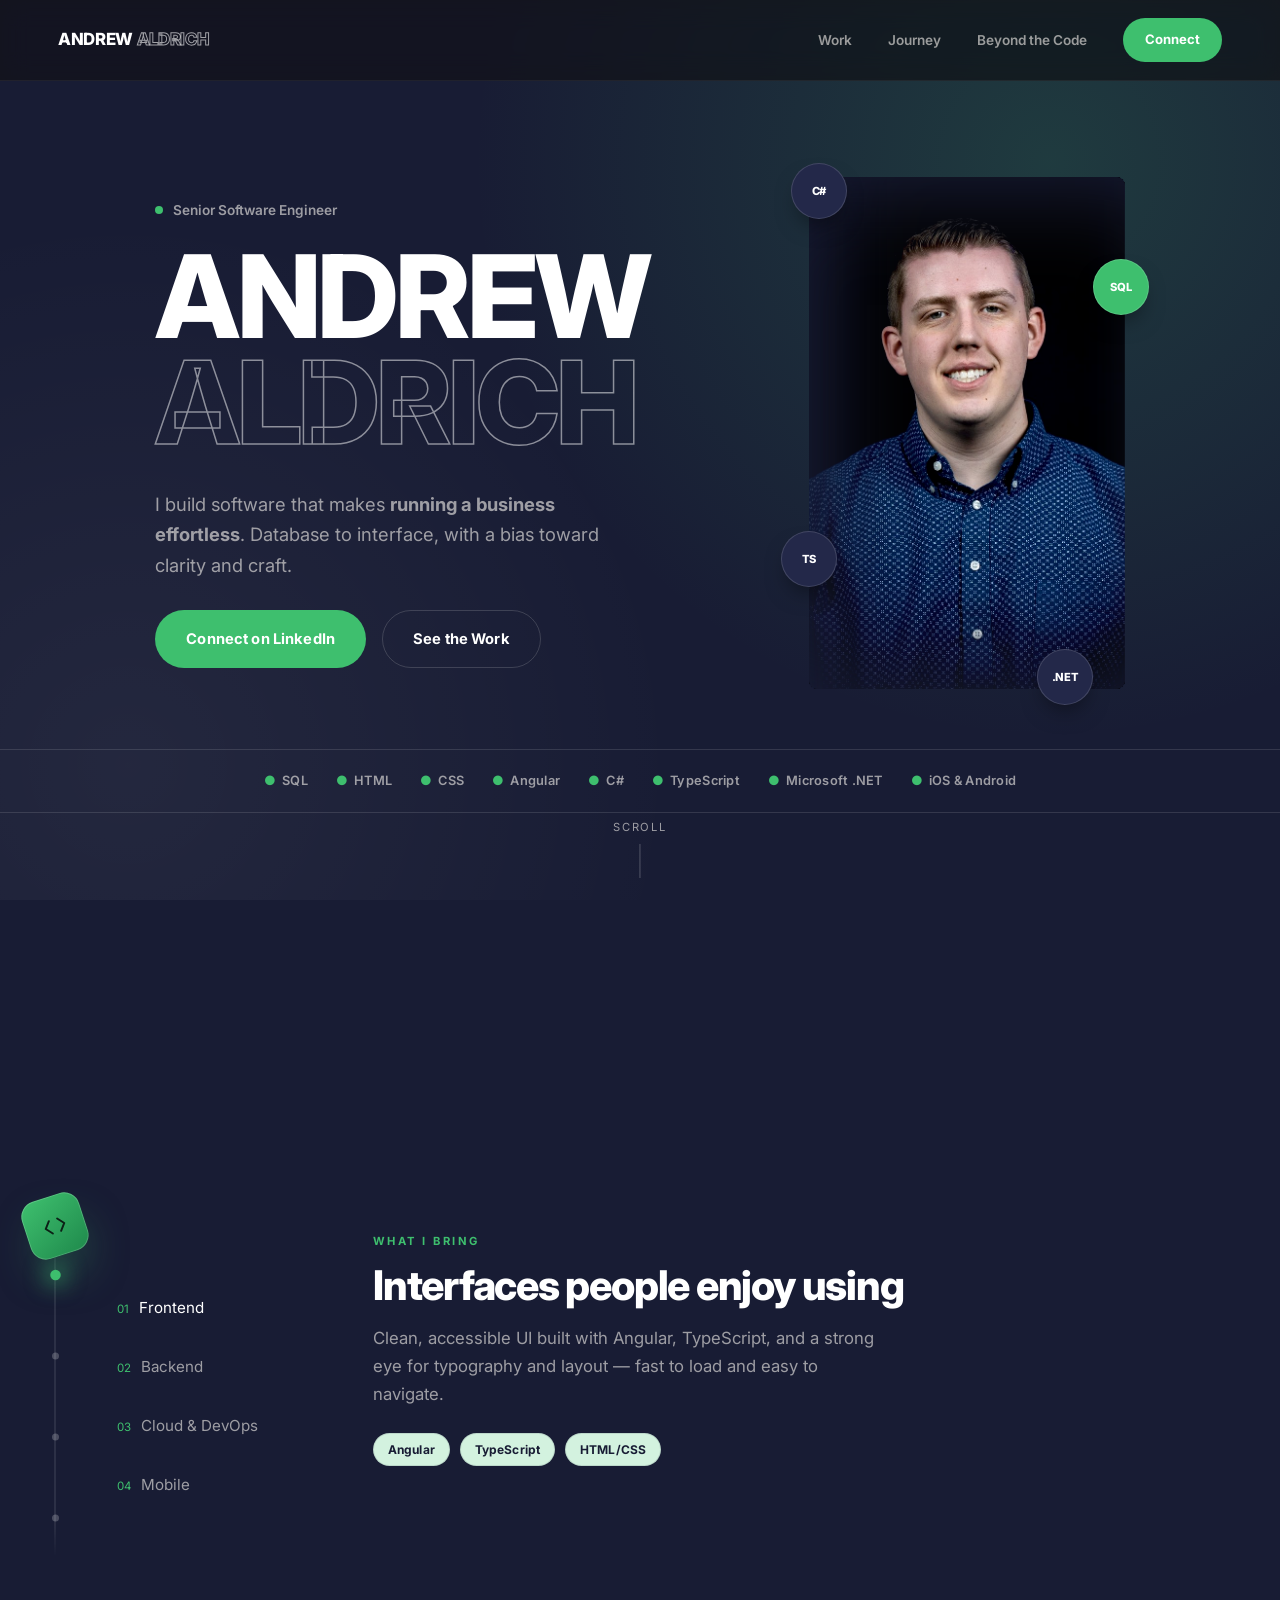
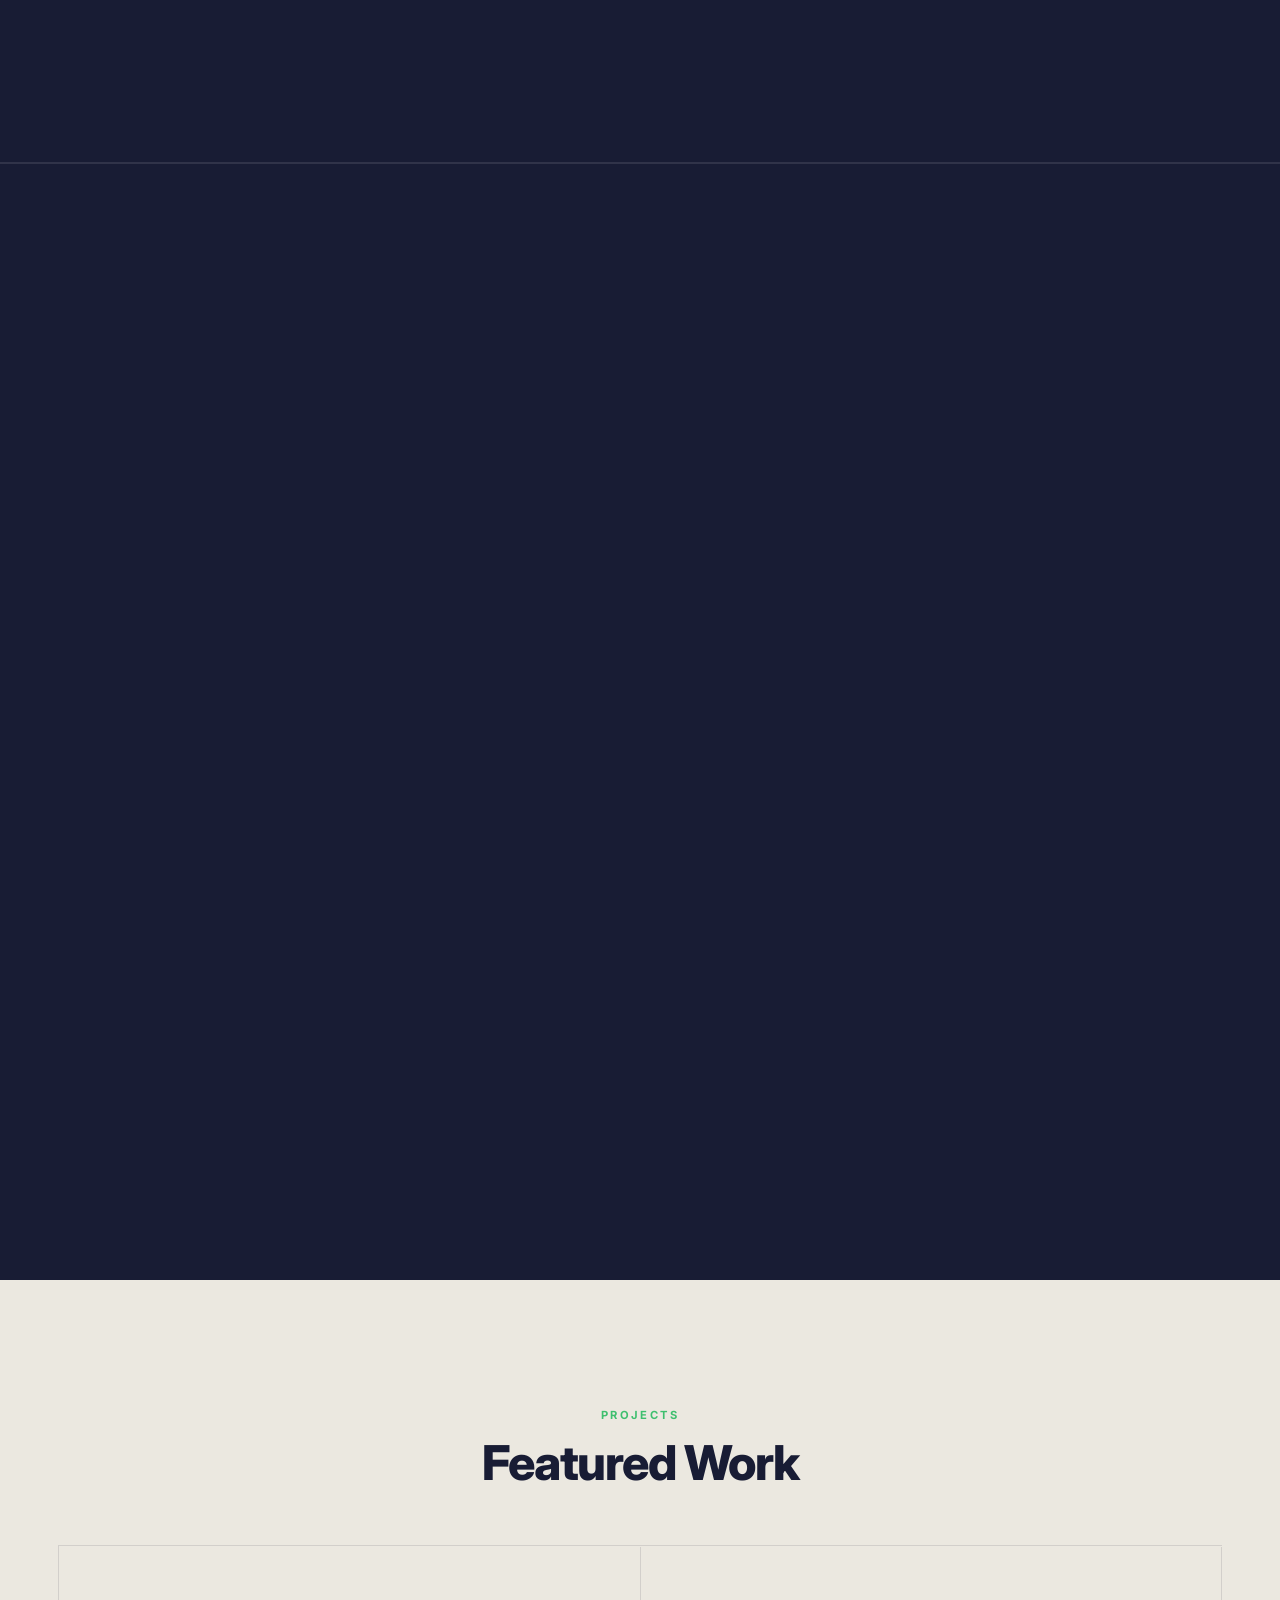
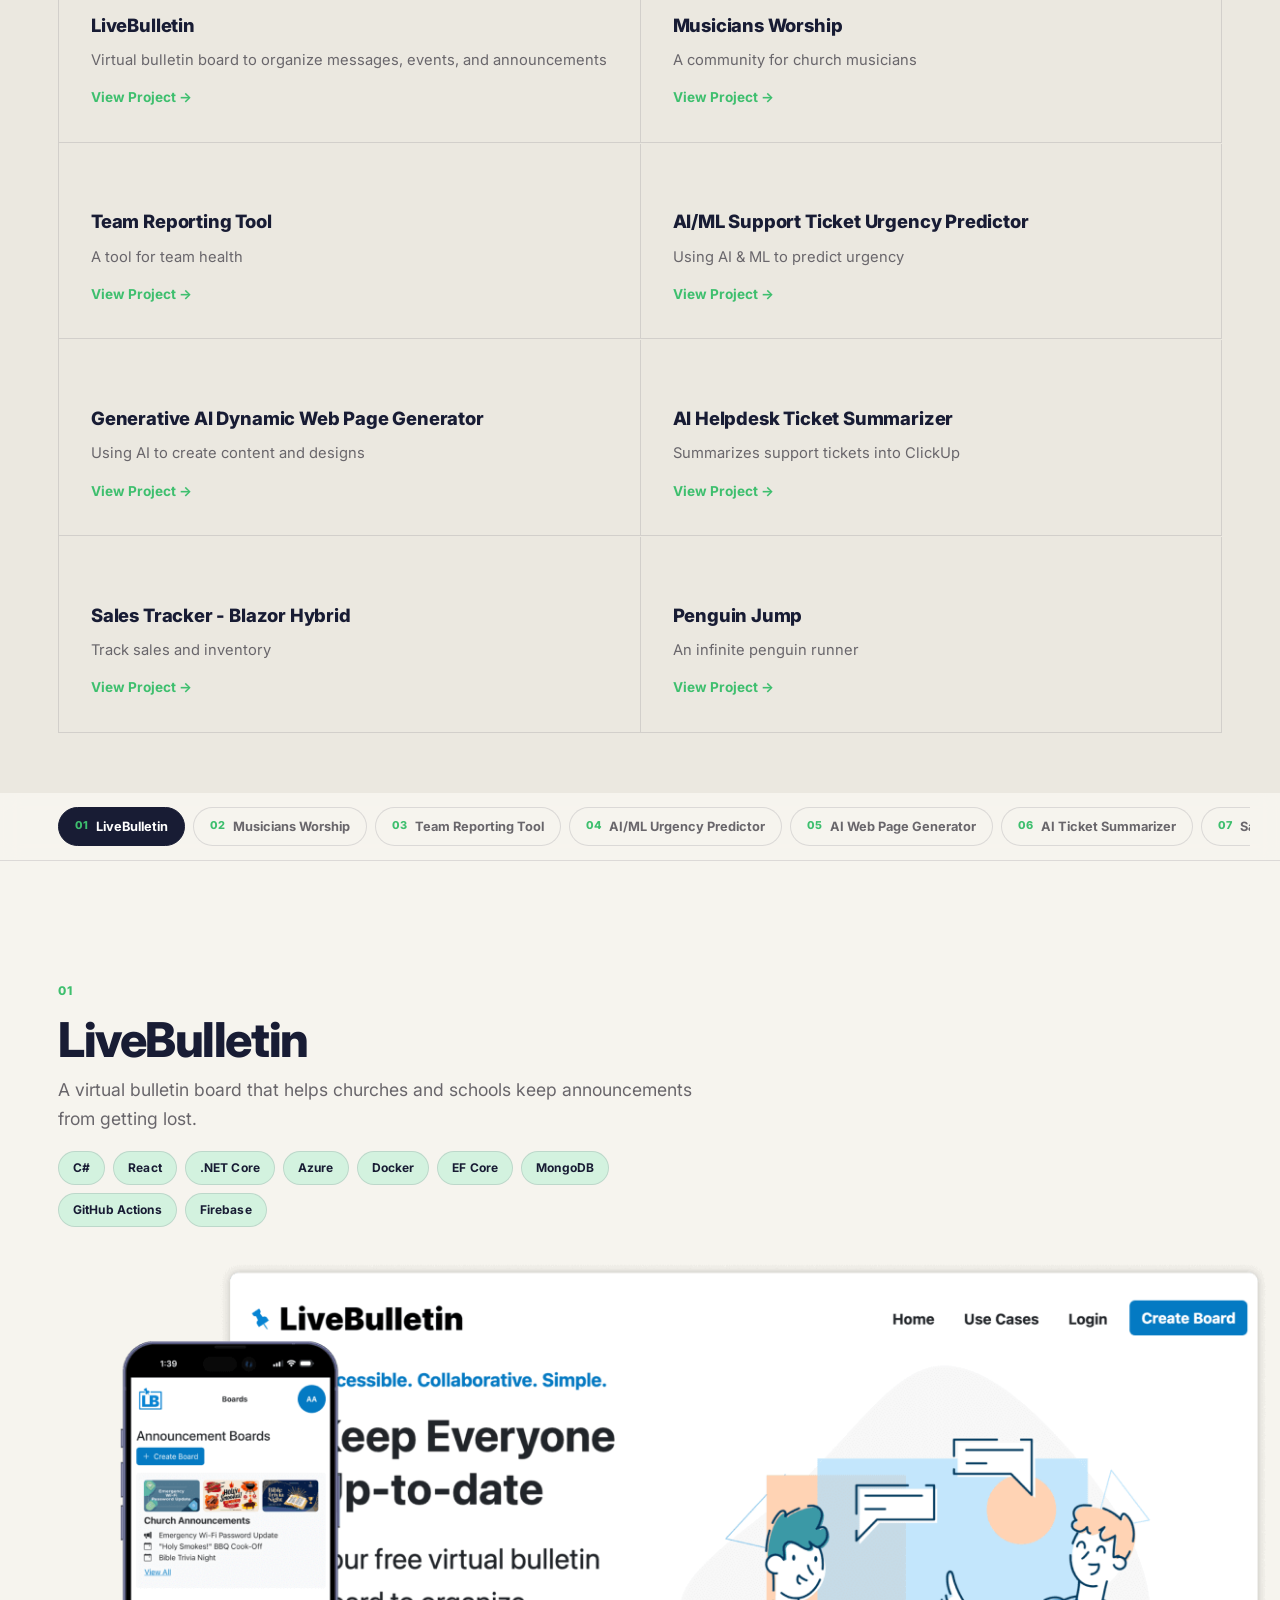
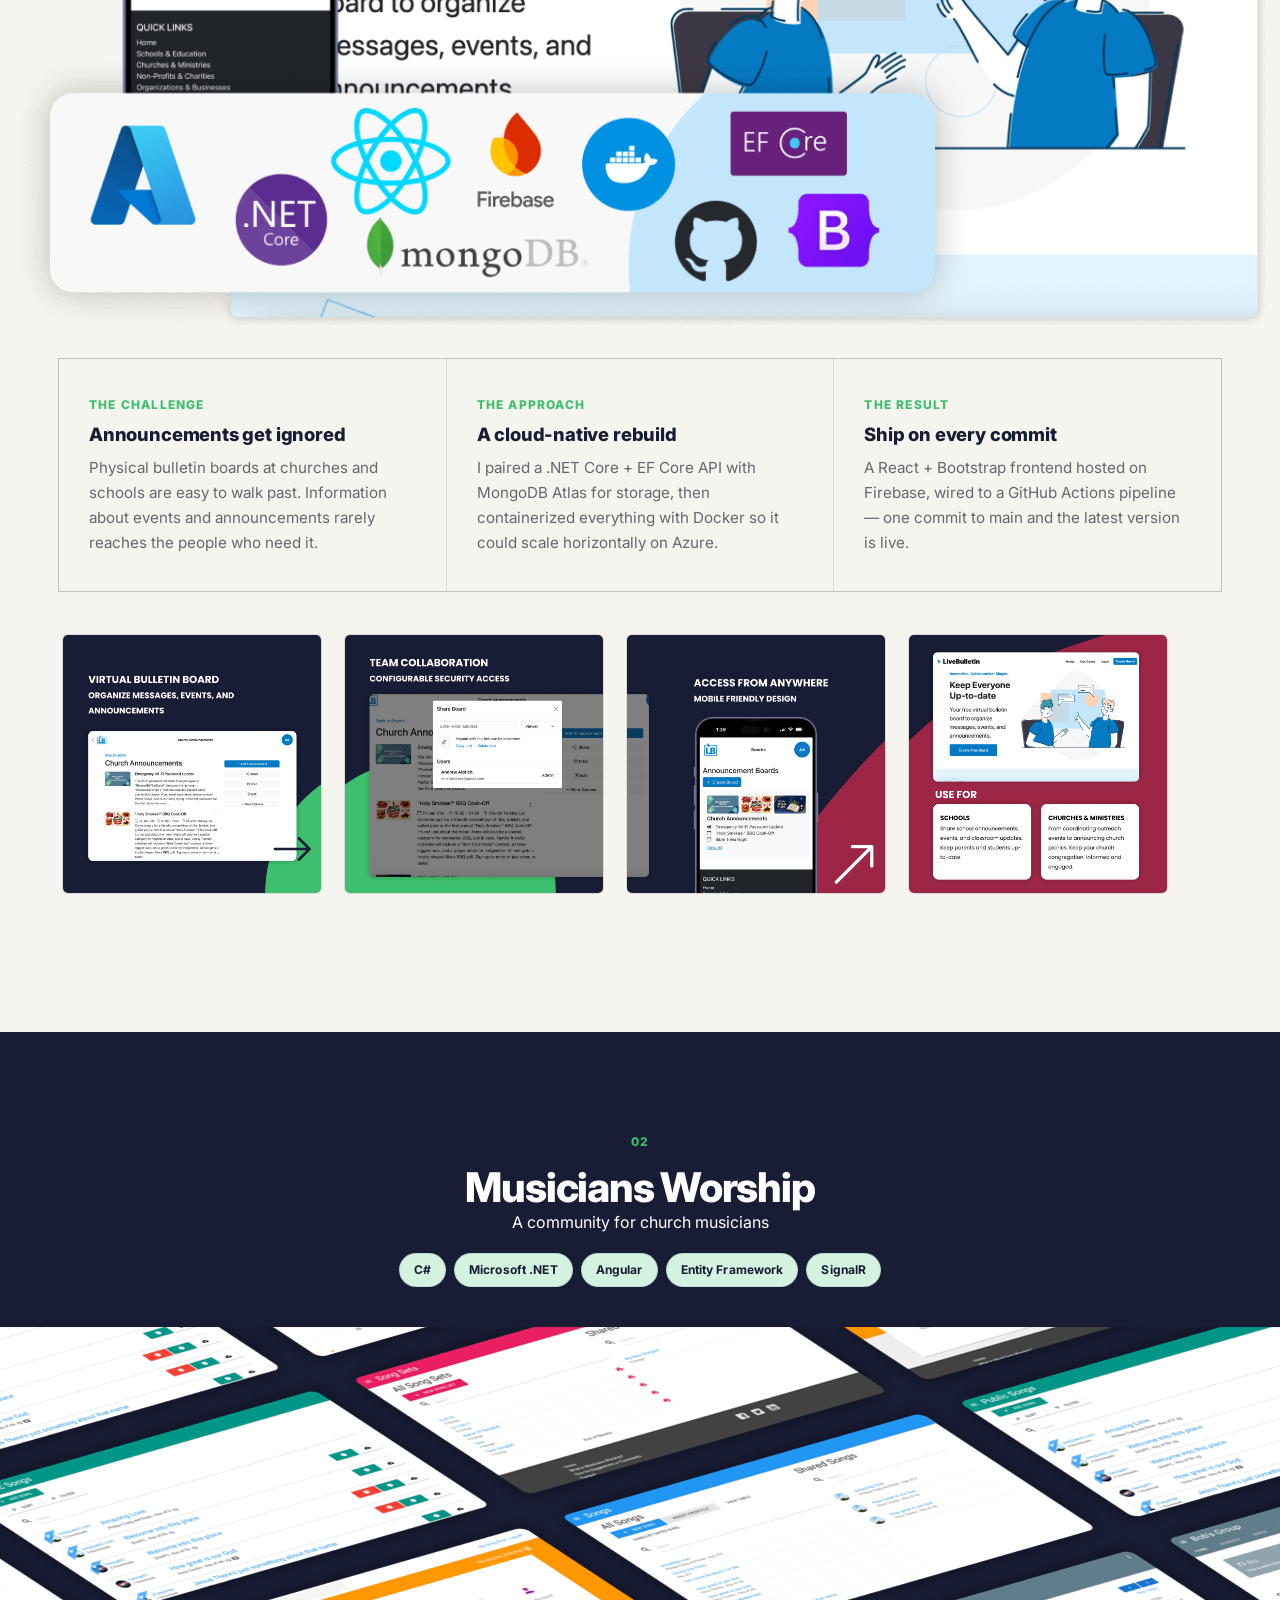
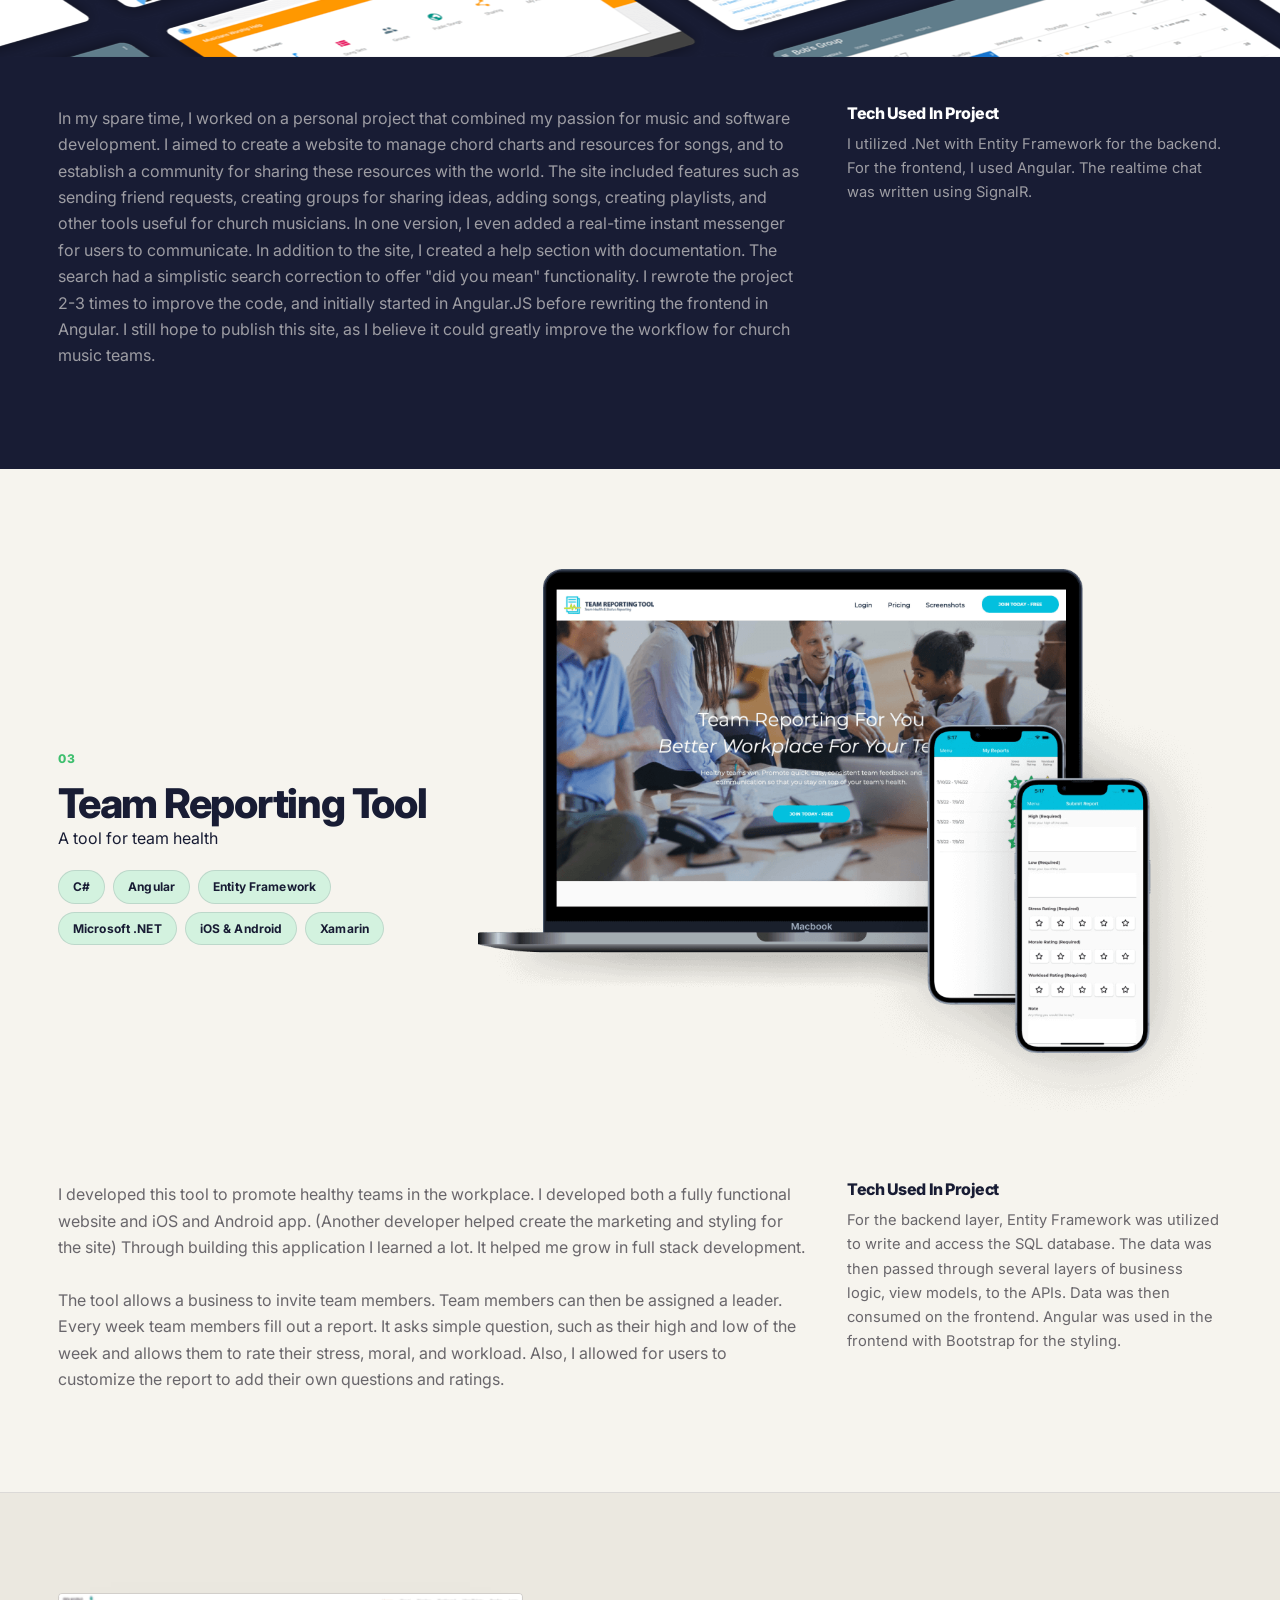
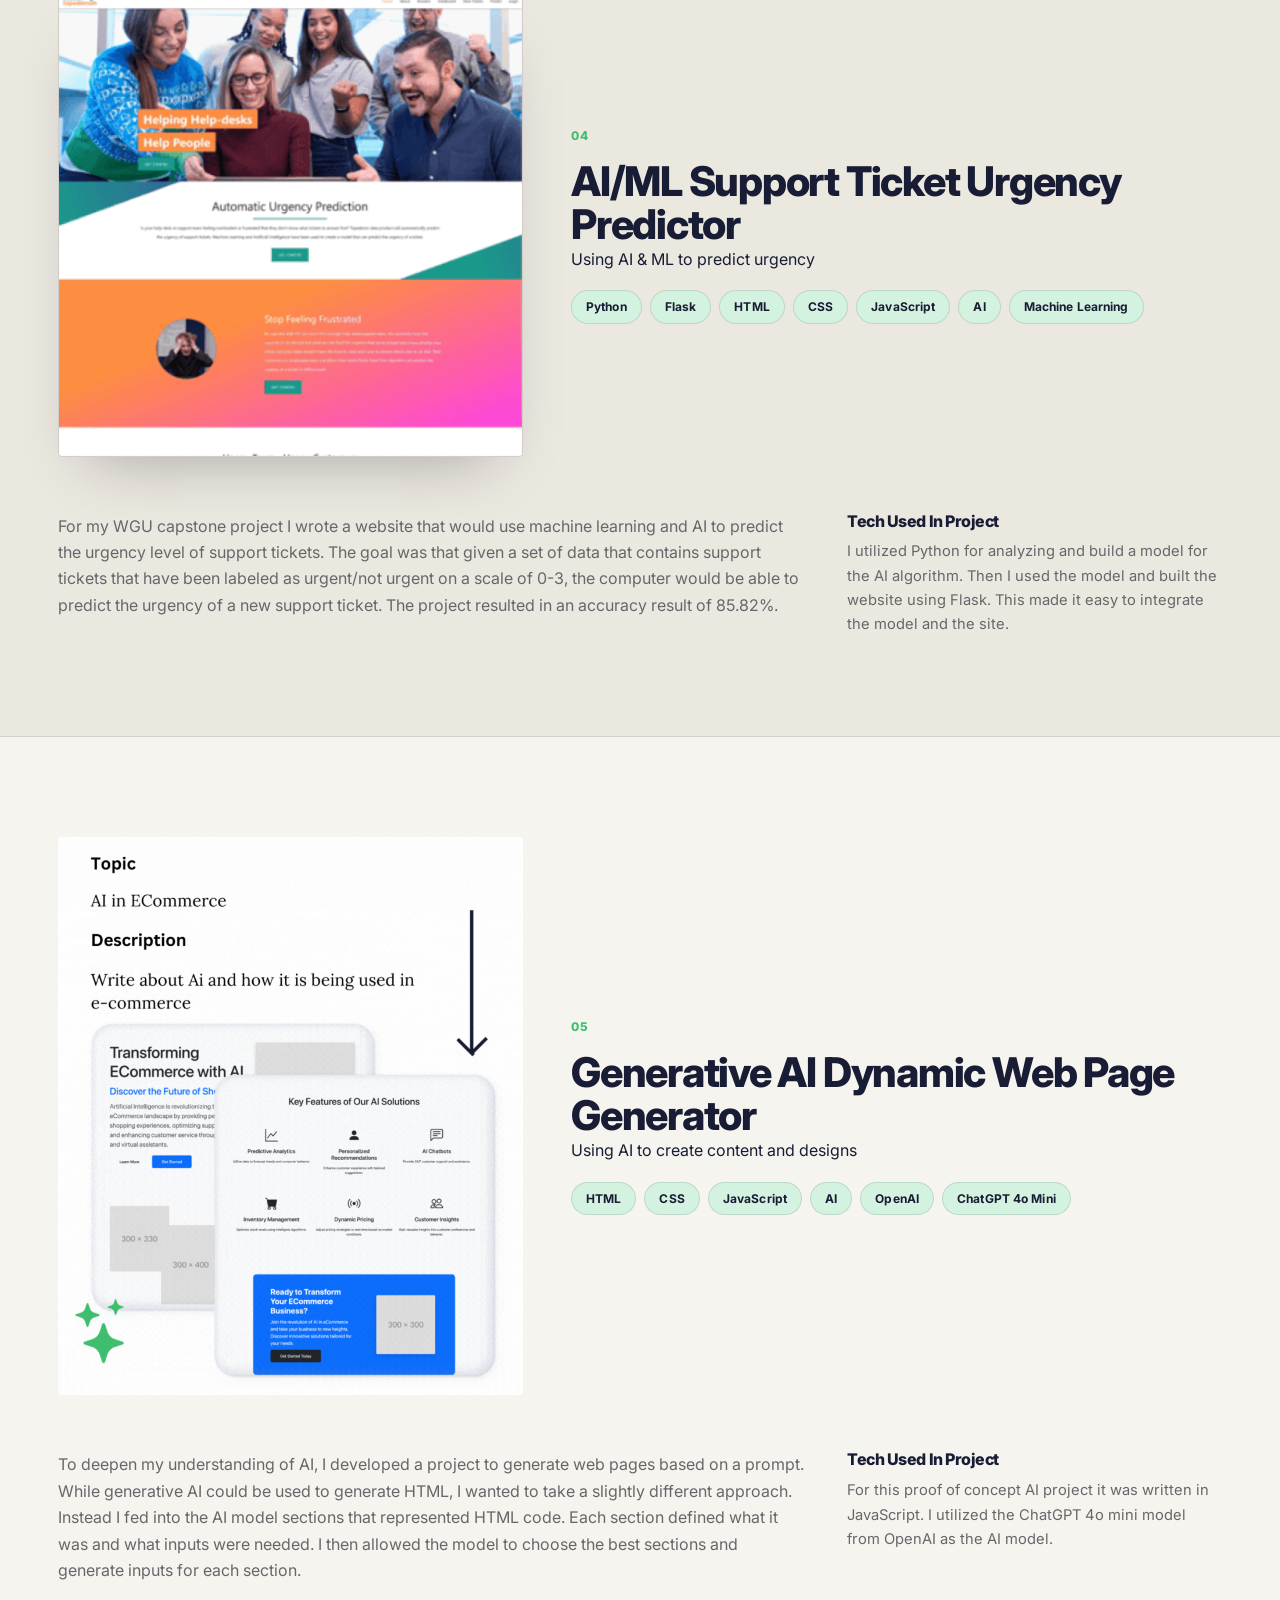
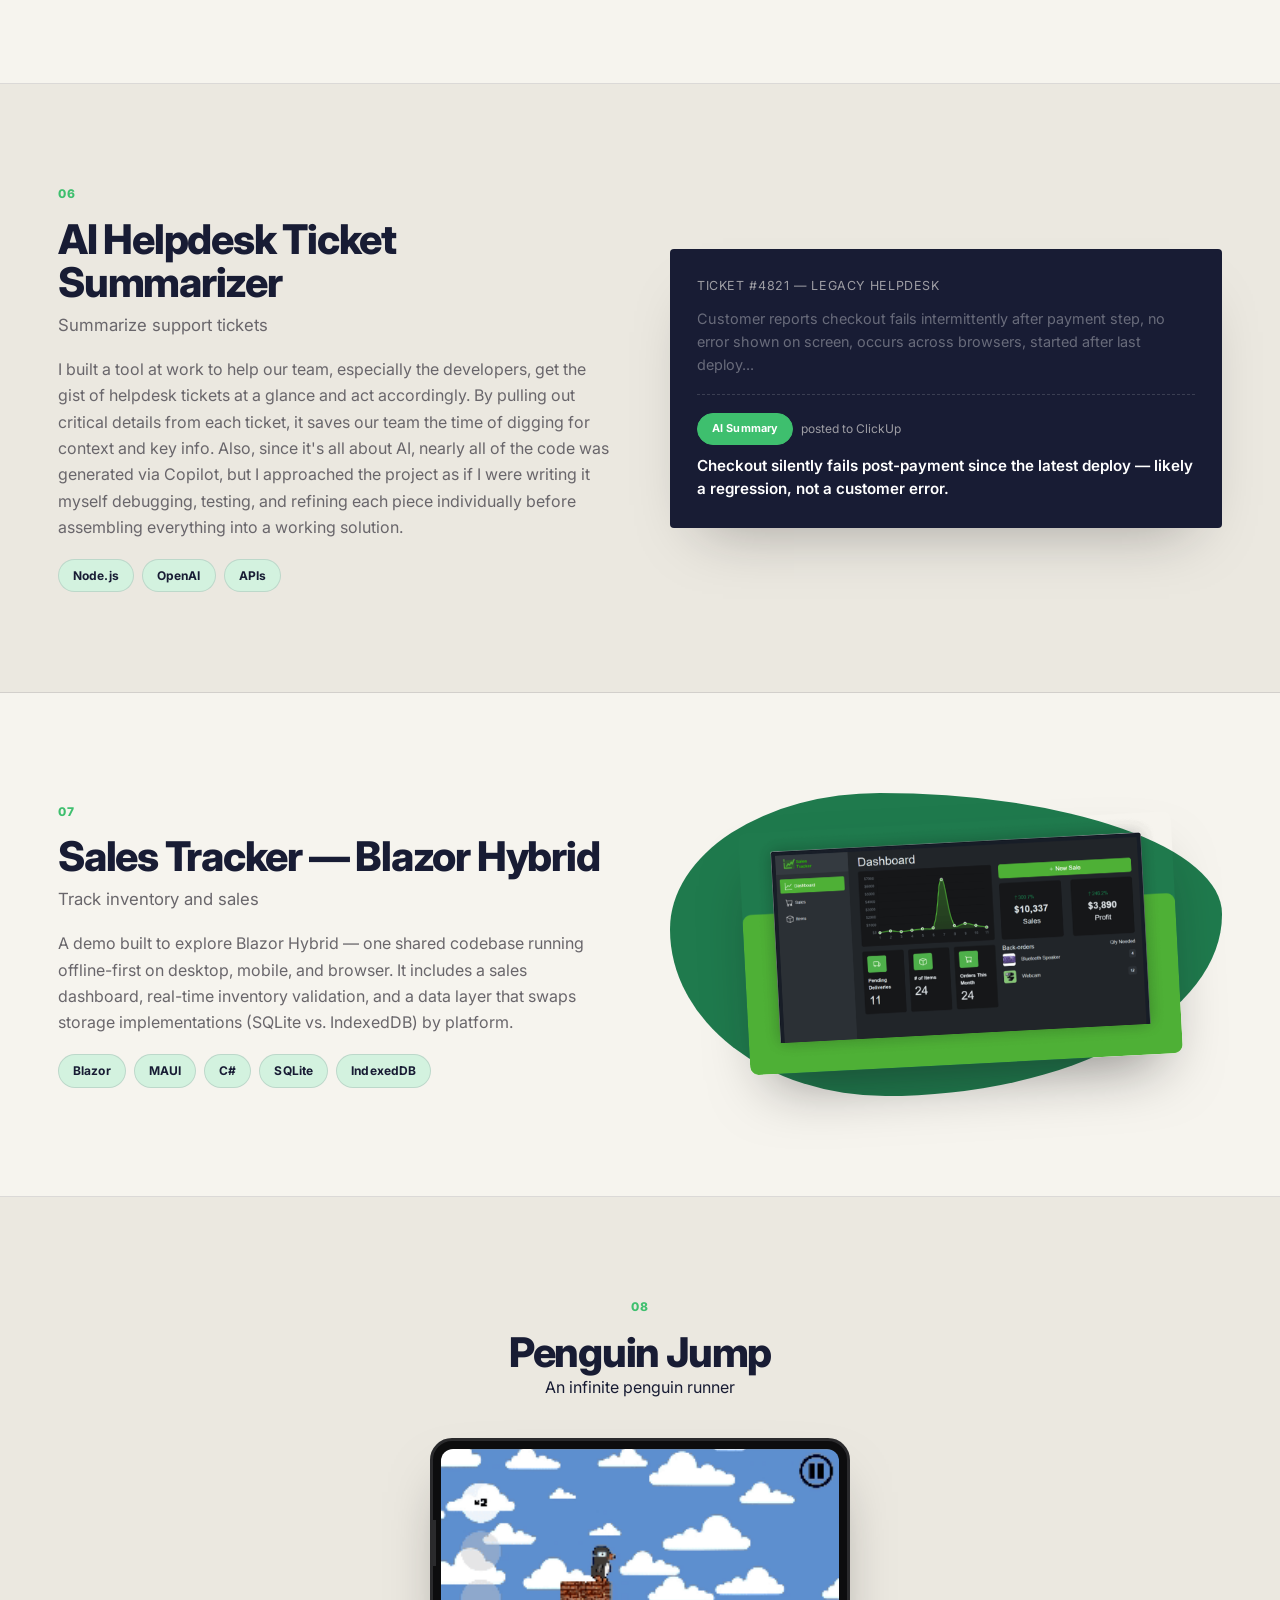
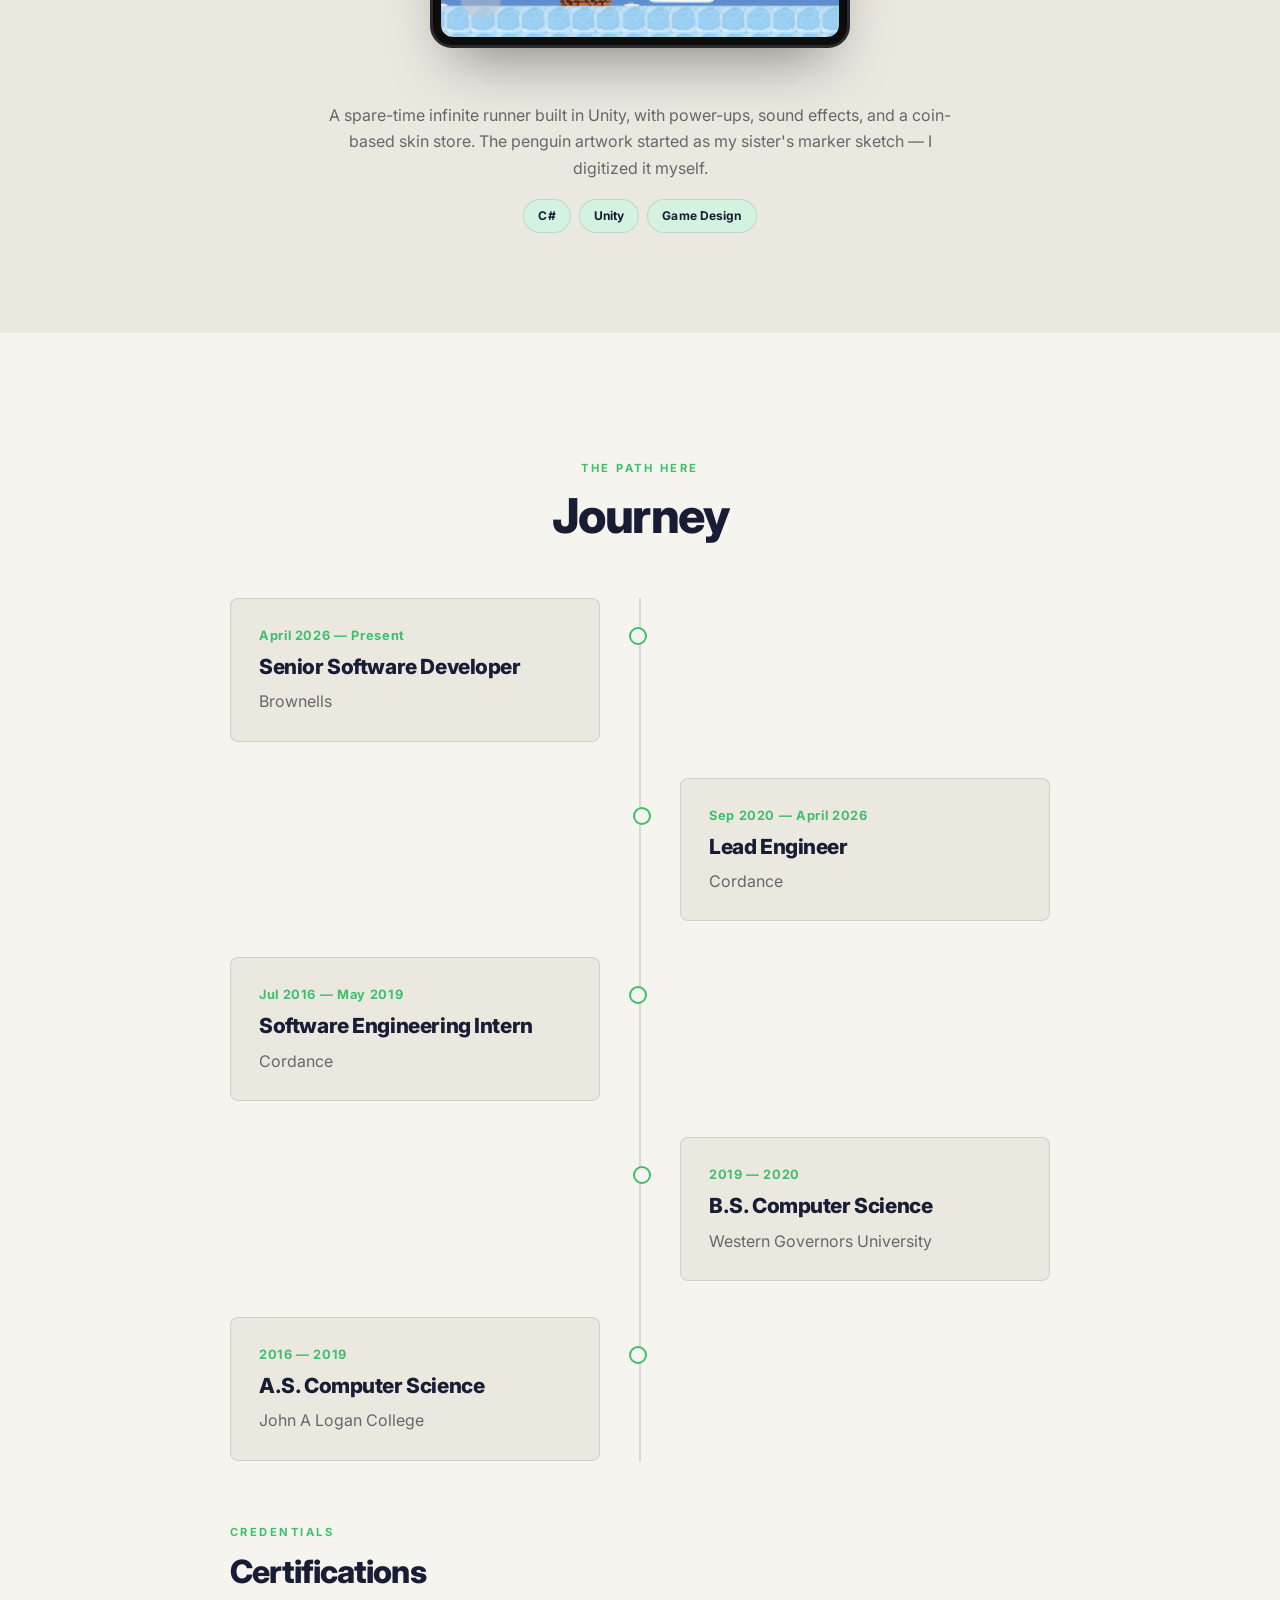
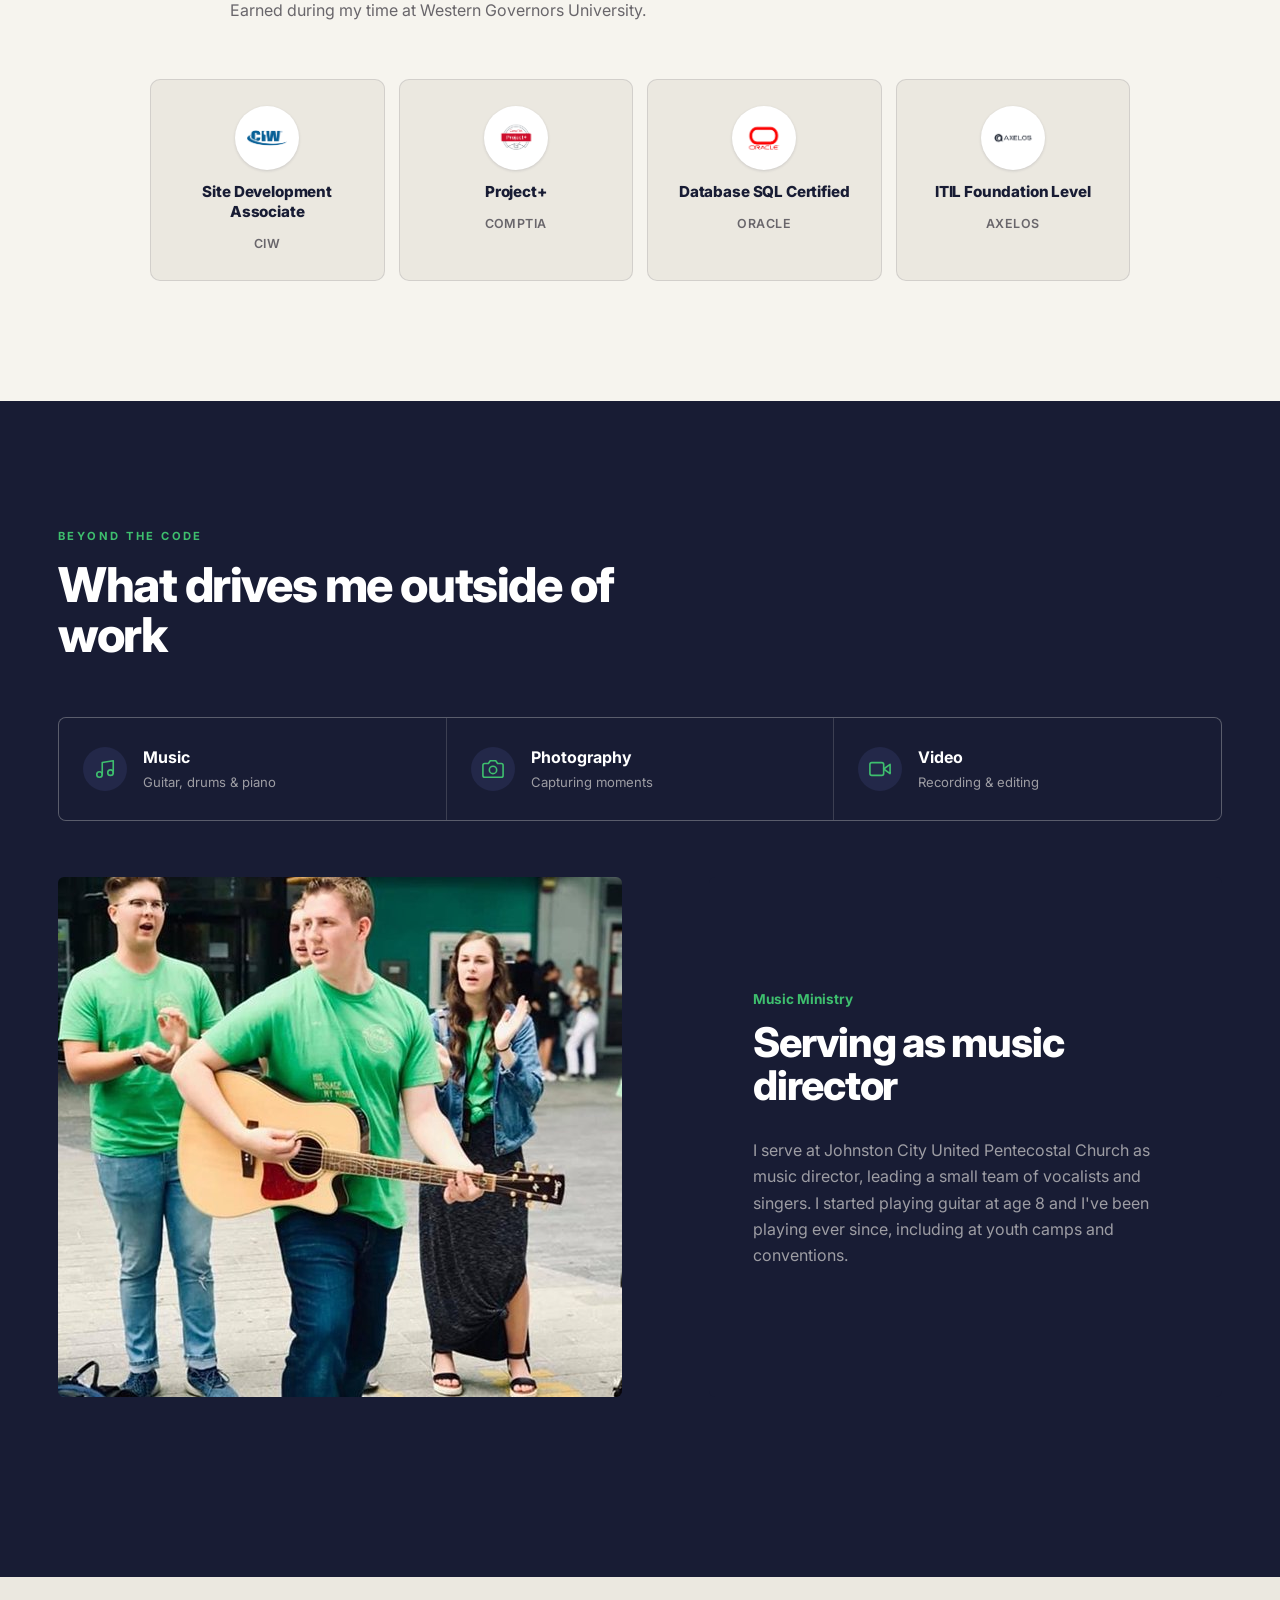
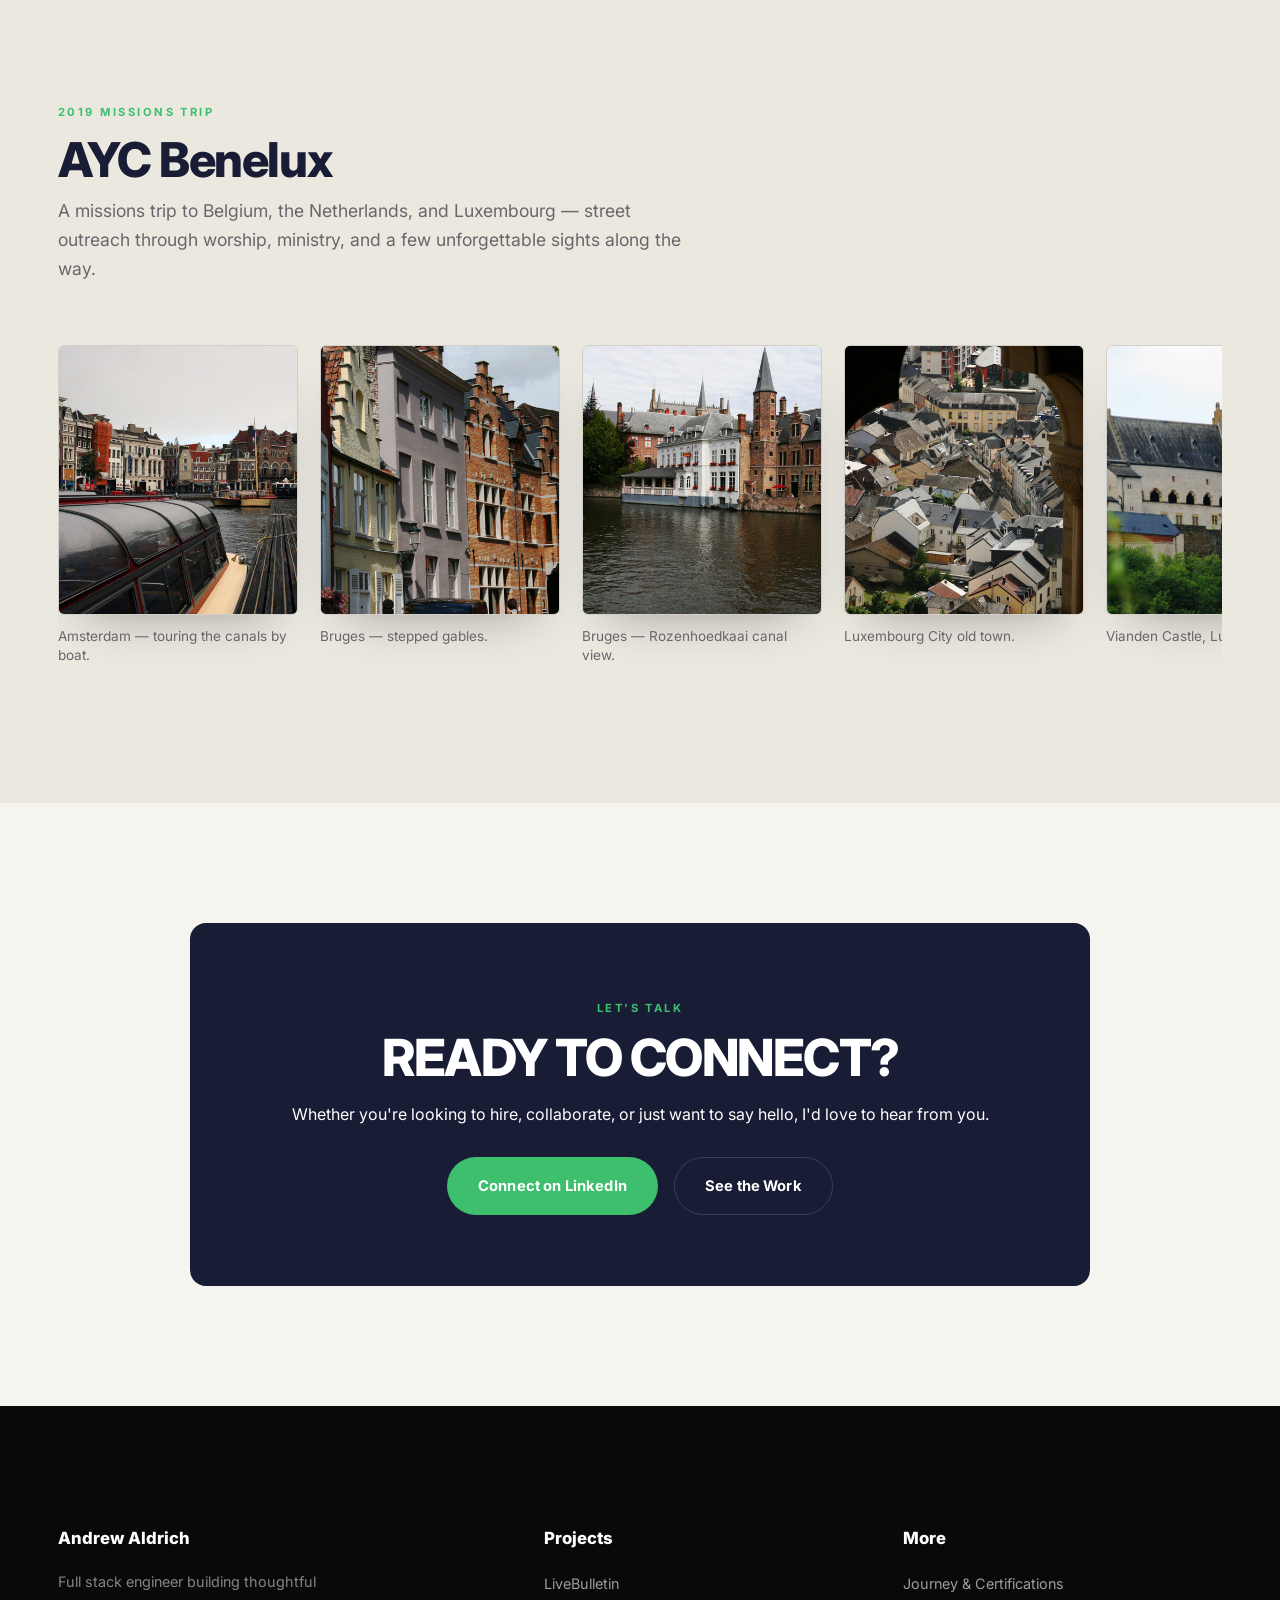
<file: index.html>
<!DOCTYPE html>
<html lang="en">

<head>
  <meta charset="utf-8" />
  <meta name="viewport" content="width=device-width, initial-scale=1" />
  <title>Andrew Aldrich | Full Stack Engineer</title>
  <meta name="description" content="Andrew Aldrich is a senior software engineer building full stack web and mobile apps with C#, .NET, Angular, and cloud tooling. See featured projects, career journey, and certifications." />
  <meta name="robots" content="index, follow" />
  <link rel="canonical" href="https://andrewaldrichnet.github.io/" />

  <meta property="og:type" content="website" />
  <meta property="og:title" content="Andrew Aldrich | Full Stack Engineer" />
  <meta property="og:description" content="Senior software engineer building full stack web and mobile apps with C#, .NET, Angular, and cloud tooling." />
  <meta property="og:url" content="https://andrewaldrichnet.github.io/" />
  <meta property="og:image" content="https://andrewaldrichnet.github.io/assets/home/andrewaldrich-hero.jpg" />
  <meta property="og:site_name" content="Andrew Aldrich" />

  <meta name="twitter:card" content="summary_large_image" />
  <meta name="twitter:title" content="Andrew Aldrich | Full Stack Engineer" />
  <meta name="twitter:description" content="Senior software engineer building full stack web and mobile apps with C#, .NET, Angular, and cloud tooling." />
  <meta name="twitter:image" content="https://andrewaldrichnet.github.io/assets/home/andrewaldrich-hero.jpg" />

  <link rel="preconnect" href="https://fonts.googleapis.com" />
  <link rel="preconnect" href="https://fonts.gstatic.com" crossorigin />
  <link href="https://fonts.googleapis.com/css2?family=Inter:wght@400;500;600;700;800;900&display=swap" rel="stylesheet" />

  <script type="application/ld+json">
  {
    "@context": "https://schema.org",
    "@type": "Person",
    "name": "Andrew Aldrich",
    "url": "https://andrewaldrichnet.github.io/",
    "image": "https://andrewaldrichnet.github.io/assets/home/andrewaldrich-hero.jpg",
    "jobTitle": "Senior Software Engineer",
    "sameAs": [
      "https://www.linkedin.com/in/andrew-aldrich-8223ba1b3"
    ],
    "knowsAbout": ["C#", ".NET", "SQL", "TypeScript", "Angular", "Azure", "Docker"]
  }
  </script>

  <!-- Google tag (gtag.js) -->
  <script async src="https://www.googletagmanager.com/gtag/js?id=G-FTBCHPVYPB"></script>
  <script>
    window.dataLayer = window.dataLayer || [];
    function gtag(){dataLayer.push(arguments);}
    gtag('js', new Date());
    gtag('config', 'G-FTBCHPVYPB');
  </script>

  <style>
    :root{
      --ink:#181c34;
      --ink-2:#232849;
      --paper:#f6f4ee;
      --paper-2:#ebe8e0;
      --line:rgba(24,28,52,0.12);
      --line-light:rgba(246,244,238,0.16);
      --accent:#3ebf6e;
      --accent-soft:#d3f2df;
      --muted:#69666b;
      --muted-light:rgba(246,244,238,0.6);
      --max:1220px;
      --sans:"Inter", -apple-system, BlinkMacSystemFont, sans-serif;
      --ease:cubic-bezier(.16,.8,.2,1);
    }
    *{box-sizing:border-box;}
    html{scroll-behavior:smooth;}
    body{
      margin:0;font-family:var(--sans);color:var(--ink);background:var(--paper);
      -webkit-font-smoothing:antialiased;line-height:1.65;
    }
    img{max-width:100%;display:block;}
    a{color:inherit;text-decoration:none;}
    .wrap{max-width:var(--max);margin:0 auto;padding:0 28px;}
    .eyebrow{font-size:0.7rem;letter-spacing:0.22em;text-transform:uppercase;color:var(--accent);font-weight:700;margin-bottom:14px;display:inline-block;}
    h1,h2,h3,h4{margin:0;font-weight:800;letter-spacing:-0.03em;line-height:1.05;}
    h3{font-size:clamp(1.8rem,3.2vw,2.6rem);}
    .muted{color:var(--muted);}
    .dark .muted{color:var(--muted-light);}

    .reveal{opacity:0;transform:translateY(30px);transition:opacity .8s var(--ease),transform .8s var(--ease);}
    .reveal.in{opacity:1;transform:translateY(0);}
    .stagger > *{opacity:0;transform:translateY(24px);transition:opacity .6s var(--ease),transform .6s var(--ease);}
    .stagger.in > *{opacity:1;transform:translateY(0);}

    .btn{display:inline-flex;align-items:center;gap:10px;padding:16px 30px;font-size:0.92rem;font-weight:700;
      border-radius:100px;cursor:pointer;border:1px solid transparent;letter-spacing:0.01em;position:relative;overflow:hidden;
      transition:transform .3s var(--ease),background .3s ease,color .3s ease,border-color .3s ease;}
    .btn:hover{transform:translateY(-2px);}
    .btn-accent{background:var(--accent);color:#fff;}
    .btn-accent:hover{background:#1f7a4d;}
    .btn-line{border-color:var(--line-light);color:#fff;}
    .btn-line:hover{border-color:#fff;}
    .btn-line-dark{border-color:var(--line);color:var(--ink);}
    .btn-line-dark:hover{border-color:var(--ink);}

    header.nav{position:fixed;top:0;left:0;right:0;z-index:100;backdrop-filter:blur(14px) saturate(160%);
      background:rgba(19,18,20,0.7);border-bottom:1px solid rgba(255,255,255,0.06);}
    .nav-inner{display:flex;align-items:center;justify-content:space-between;padding:18px 28px;max-width:var(--max);margin:0 auto;}
    .brand{font-size:1.05rem;font-weight:800;color:#fff;letter-spacing:-0.02em;text-transform:uppercase;line-height:0.92;}
    .brand .line2{color:transparent;-webkit-text-stroke:1px rgba(255,255,255,0.6);}
    .nav-links{display:flex;align-items:center;gap:36px;}
    .nav-links a.navlink{color:var(--muted-light);font-size:0.85rem;font-weight:600;position:relative;padding:4px 0;}
    .nav-links a.navlink::after{content:"";position:absolute;left:0;bottom:-2px;width:0;height:2px;background:var(--accent);transition:width .3s var(--ease);}
    .nav-links a.navlink:hover{color:#fff;}
    .nav-links a.navlink:hover::after{width:100%;}
    .nav-cta{background:var(--accent);color:#fff;padding:11px 22px;font-size:0.82rem;font-weight:700;border-radius:100px;transition:transform .25s var(--ease);}
    .nav-cta:hover{transform:translateY(-2px);}
    .nav-toggle{display:none;background:none;border:none;color:#fff;font-size:1.6rem;cursor:pointer;}
    @media (max-width:900px){
      .nav-links{display:none;position:absolute;top:100%;left:0;right:0;flex-direction:column;align-items:flex-start;gap:0;background:rgba(10,10,14,0.98);backdrop-filter:blur(14px) saturate(160%);padding:8px 28px 20px;}
      .nav-links.open{display:flex;}
      .nav-links a.navlink{width:100%;padding:14px 0;}
      .nav-links a.navlink::after{display:none;}
      .nav-links .nav-cta{margin-top:8px;}
      .nav-toggle{display:block;}
    }

    /* HERO */
    .hero{position:relative;min-height:100vh;display:flex;flex-direction:column;justify-content:center;
      background:var(--ink);color:#fff;overflow:hidden;padding:150px 0 60px;}
    .hero::before{content:"";position:absolute;inset:0;background:radial-gradient(circle at 82% 18%, #3ebf6e30, transparent 45%), radial-gradient(circle at 10% 85%, rgba(255, 255, 255, 0.05), transparent 40%);}
    .hero-top{position:relative;z-index:1;}
    .hero-kicker{display:flex;align-items:center;gap:10px;color:var(--muted-light);font-size:0.85rem;font-weight:600;margin-bottom:22px;}
    .hero-kicker .dot{width:8px;height:8px;border-radius:50%;background:var(--accent);}
    .hero h1{font-size:clamp(3rem,9vw,7.4rem);text-transform:uppercase;line-height:0.92;}
    .hero h1 .line2{display:block;color:transparent;-webkit-text-stroke:1.5px rgba(255,255,255,0.5);}
    .hero-grid{display:grid;grid-template-columns:1.3fr 0.8fr;gap:48px;align-items:center;position:relative;z-index:1;}
    .hero-sub p.lede{font-size:1.15rem;color:var(--muted-light);max-width:480px;font-weight:400;margin-top:34px;}
    .hero-actions{display:flex;flex-wrap:wrap;gap:16px;margin-top:30px;}
    .hero-portrait{position:relative;justify-self:end;width:min(380px,90%);height:clamp(360px,40vw,560px);}
    .portrait-frame{position:relative;width:100%;height:100%;border-radius:8px;overflow:hidden;}
    .portrait-frame img{width:100%;height:100%;object-fit:cover;object-position:top center;filter:contrast(1.05);
      transition:transform .3s ease-out;will-change:transform;}
    .portrait-frame::before{content:"";position:absolute;inset:0;pointer-events:none;z-index:1;
      box-shadow:inset 0 70px 90px -50px var(--ink), inset 0 -70px 100px -50px var(--ink), inset 90px 0 90px -60px var(--ink);}
    .tech-badge{position:absolute;display:flex;align-items:center;justify-content:center;
      width:56px;height:56px;border-radius:50%;background:var(--ink-2);border:1px solid rgba(255,255,255,0.14);
      box-shadow:0 12px 24px -10px rgba(0,0,0,0.6);font-size:0.7rem;font-weight:800;letter-spacing:-0.02em;
      color:#fff;z-index:2;animation:float 5s ease-in-out infinite;}
    .tech-badge.b1{top:-14px;left:-18px;animation-delay:0s;}
    .tech-badge.b2{top:16%;right:-24px;background:var(--accent);animation-delay:.6s;}
    .tech-badge.b3{bottom:20%;left:-28px;animation-delay:1.2s;}
    .tech-badge.b4{bottom:-16px;right:10%;animation-delay:1.8s;}
    @keyframes float{0%,100%{transform:translateY(0);}50%{transform:translateY(-8px);}}
   

    .marquee{position:relative;z-index:1;margin-top:60px;border-top:1px solid rgba(255,255,255,0.12);
      border-bottom:1px solid rgba(255,255,255,0.12);padding:20px 0;}
    .marquee-track{display:flex;flex-wrap:wrap;justify-content:center;gap:14px 28px;}
    .marquee span.tech{font-size:0.8rem;font-weight:600;color:var(--muted-light);letter-spacing:0.02em;}
    .marquee span.tech em{font-style:normal;color:var(--accent);margin-right:6px;}

    .scroll-cue{position:absolute;bottom:22px;left:50%;transform:translateX(-50%);z-index:1;color:var(--muted-light);
      font-size:0.7rem;letter-spacing:0.15em;text-transform:uppercase;display:flex;flex-direction:column;align-items:center;gap:8px;}
    .scroll-cue .bar{width:1px;height:34px;background:rgba(255,255,255,0.25);position:relative;overflow:hidden;}
    .scroll-cue .bar::after{content:"";position:absolute;top:-100%;left:0;width:100%;height:100%;background:var(--accent);animation:cue 1.8s ease-in-out infinite;}
    @keyframes cue{0%{top:-100%;}50%{top:0;}100%{top:100%;}}

     @media (max-width:860px){
      .hero{min-height:0;padding:90px 0 40px;}
      .hero h1{font-size:clamp(2.2rem,9vw,7.4rem);}
      .hero-grid{grid-template-columns:1fr;text-align:center;}
      .hero-grid > *:first-child{order:2;}
      .hero-kicker{justify-content:center;margin-bottom:14px;}
      .hero-sub p.lede{margin:20px auto 0;font-size:0.95rem;}
      .hero-actions{justify-content:center;flex-direction:column;margin-top:20px;gap:12px;}
      .hero-actions .btn{width:100%;justify-content:center;}
      .hero-portrait{order:1;justify-self:center;margin-top:0;margin-bottom:6px;width:min(160px,42vw);height:min(160px,42vw);aspect-ratio:1/1;}
      .tech-badge{width:36px;height:36px;font-size:0.55rem;}
      .scroll-cue{display:none;}
      .hero h1{display:none;}
      .hero-kicker{font-size:1.3rem;font-weight:800;text-transform:uppercase;letter-spacing:-0.02em;color:#fff;line-height:1.05;margin-bottom:14px;}
      .hero-kicker .dot{display:none;}
      .brand{font-size:1.3rem;}
      .marquee{margin-top:16px;}
    }
  </style>
  <link rel="stylesheet" href="index3.css" />
</head>

<body>

  <header class="nav">
    <div class="nav-inner">
      <a href="#top" class="brand">Andrew <span class="line2">Aldrich</span></a>
      <nav class="nav-links">
        <a class="navlink" href="#projects-overview">Work</a>
        <a class="navlink" href="#journey">Journey</a>
        <a class="navlink" href="#beyond">Beyond the Code</a>
        <a class="nav-cta" target="_blank" href="https://www.linkedin.com/in/andrew-aldrich-8223ba1b3">Connect</a>
      </nav>
      <button class="nav-toggle" aria-label="Menu">&#9776;</button>
    </div>
  </header>

  <section class="hero" id="top">
    <div class="wrap hero-top">
      <div class="hero-grid">
        <div>
          <div class="hero-kicker"><span class="dot"></span>Senior Software Engineer</div>
          <h1>Andrew<span class="line2">Aldrich</span></h1>
          <div class="hero-sub">
            <p class="lede">I build software that makes <b>running a business effortless</b>. Database to interface, with a bias toward clarity and craft.</p>
            <div class="hero-actions">
              <a class="btn btn-accent" href="https://www.linkedin.com/in/andrew-aldrich-8223ba1b3" target="_blank">Connect on LinkedIn</a>
              <a class="btn btn-line" href="#work">See the Work</a>
            </div>
          </div>
        </div>
        <div class="hero-portrait" id="heroPortrait">
          <div class="tech-badge b1">C#</div>
          <div class="tech-badge b2">SQL</div>
          <div class="tech-badge b3">TS</div>
          <div class="tech-badge b4">.NET</div>
          <div class="portrait-frame">
            <img src="assets/home/andrewaldrich-hero.jpg" alt="Portrait of Andrew Aldrich" />
          </div>
        </div>
      </div>
    </div>
    <div class="marquee">
      <div class="marquee-track">
        <span class="tech"><em>&#9679;</em>SQL</span>
        <span class="tech"><em>&#9679;</em>HTML</span>
        <span class="tech"><em>&#9679;</em>CSS</span>
        <span class="tech"><em>&#9679;</em>Angular</span>
        <span class="tech"><em>&#9679;</em>C#</span>
        <span class="tech"><em>&#9679;</em>TypeScript</span>
        <span class="tech"><em>&#9679;</em>Microsoft .NET</span>
        <span class="tech"><em>&#9679;</em>iOS &amp; Android</span>
      </div>
    </div>
    <div class="scroll-cue"><span>Scroll</span><span class="bar"></span></div>
  </section>

  <section class="scrolljack" id="capabilities" style="height:220vh;">
    <div class="sj-sticky">
      <div class="wrap sj-inner">
        <div class="sj-grid">
          <div class="sj-nav-col">
          <div class="sj-visual">
            <div class="sj-track">
              <span class="sj-dot active" data-step="0"></span>
              <span class="sj-dot" data-step="1"></span>
              <span class="sj-dot" data-step="2"></span>
              <span class="sj-dot" data-step="3"></span>
            </div>
            <div class="sj-drop" id="sjDrop">
              <div class="sj-spin" id="sjSpin">
                <div class="sj-object" id="sjObject" data-step="0">
                  <span class="spark" style="--ang:0deg"></span>
                  <span class="spark" style="--ang:60deg"></span>
                  <span class="spark" style="--ang:120deg"></span>
                  <span class="spark" style="--ang:180deg"></span>
                  <span class="spark" style="--ang:240deg"></span>
                  <span class="spark" style="--ang:300deg"></span>
                  <svg class="sj-icon ic-0 active" viewBox="0 0 24 24" fill="none" stroke="currentColor" stroke-width="1.8" stroke-linecap="round" stroke-linejoin="round"><polyline points="8 6 3 12 8 18"></polyline><polyline points="16 6 21 12 16 18"></polyline></svg>
                  <svg class="sj-icon ic-1" viewBox="0 0 24 24" fill="none" stroke="currentColor" stroke-width="1.8" stroke-linecap="round" stroke-linejoin="round"><rect x="4" y="3" width="16" height="6" rx="1.5"></rect><rect x="4" y="15" width="16" height="6" rx="1.5"></rect><circle cx="7.5" cy="6" r="0.9" fill="currentColor" stroke="none"></circle><circle cx="7.5" cy="18" r="0.9" fill="currentColor" stroke="none"></circle></svg>
                  <svg class="sj-icon ic-2" viewBox="0 0 24 24" fill="none" stroke="currentColor" stroke-width="1.8" stroke-linecap="round" stroke-linejoin="round"><path d="M7 18a4 4 0 0 1-.5-7.97A5 5 0 0 1 16.9 8.1 4.5 4.5 0 0 1 16.5 18H7Z"></path></svg>
                  <svg class="sj-icon ic-3" viewBox="0 0 24 24" fill="none" stroke="currentColor" stroke-width="1.8" stroke-linecap="round" stroke-linejoin="round"><rect x="7" y="2.5" width="10" height="19" rx="2.2"></rect><line x1="11" y1="18.5" x2="13" y2="18.5"></line></svg>
                </div>
              </div>
            </div>
          </div>
          <div class="sj-nav">
            <div class="sj-nav-item active" data-step="0"><span class="n">01</span>Frontend</div>
            <div class="sj-nav-item" data-step="1"><span class="n">02</span>Backend</div>
            <div class="sj-nav-item" data-step="2"><span class="n">03</span>Cloud &amp; DevOps</div>
            <div class="sj-nav-item" data-step="3"><span class="n">04</span>Mobile</div>
          </div>
          </div>
          <div class="sj-panels">
            <div class="sj-panel active" data-step="0">
              <span class="eyebrow">What I Bring</span>
              <h3>Interfaces people enjoy using</h3>
              <p>Clean, accessible UI built with Angular, TypeScript, and a strong eye for typography and layout — fast to load and easy to navigate.</p>
              <div class="sj-tags"><span class="tag-pill">Angular</span><span class="tag-pill">TypeScript</span><span class="tag-pill">HTML/CSS</span></div>
            </div>
            <div class="sj-panel" data-step="1">
              <span class="eyebrow">What I Bring</span>
              <h3>APIs and logic that hold up</h3>
              <p>Well-structured .NET and C# services backed by solid data layers — built to be maintainable, testable, and easy to extend.</p>
              <div class="sj-tags"><span class="tag-pill">C#</span><span class="tag-pill">.NET</span><span class="tag-pill">SQL</span><span class="tag-pill">Entity Framework</span></div>
            </div>
            <div class="sj-panel" data-step="2">
              <span class="eyebrow">What I Bring</span>
              <h3>Shipping without the drama</h3>
              <p>Containerized deployments, CI/CD pipelines, and cloud hosting that let a small commit turn into a live release with confidence.</p>
              <div class="sj-tags"><span class="tag-pill">Azure</span><span class="tag-pill">Docker</span><span class="tag-pill">GitHub Actions</span><span class="tag-pill">Firebase</span></div>
            </div>
            <div class="sj-panel" data-step="3">
              <span class="eyebrow">What I Bring</span>
              <h3>One codebase, every device</h3>
              <p>Cross-platform apps with .NET MAUI and Xamarin that share business logic between iOS, Android, and the web.</p>
              <div class="sj-tags"><span class="tag-pill">iOS</span><span class="tag-pill">Android</span><span class="tag-pill">.NET MAUI</span><span class="tag-pill">Xamarin</span></div>
            </div>
          </div>
        </div>
      </div>
      <div class="wrap"><div class="sj-progress"><div class="sj-progress-bar" id="sjBar"></div></div></div>
    </div>
  </section>

  <section class="paper2" id="projects-overview" style="padding-bottom:60px;">
    <div class="wrap">
      <div class="section-head center reveal" style="margin-left:auto;margin-right:auto;">
        <span class="eyebrow">Projects</span>
        <h2>Featured Work</h2>
      </div>
      <div class="projects-overview-grid stagger">
        <a class="po-card" href="#work">
          <h5>LiveBulletin</h5>
          <p class="muted">Virtual bulletin board to organize messages, events, and announcements</p>
          <span class="po-link">View Project &rarr;</span>
        </a>
        <a class="po-card" href="#mw">
          <h5>Musicians Worship</h5>
          <p class="muted">A community for church musicians</p>
          <span class="po-link">View Project &rarr;</span>
        </a>
        <a class="po-card" href="#trt">
          <h5>Team Reporting Tool</h5>
          <p class="muted">A tool for team health</p>
          <span class="po-link">View Project &rarr;</span>
        </a>
        <a class="po-card" href="#capstone">
          <h5>AI/ML Support Ticket Urgency Predictor</h5>
          <p class="muted">Using AI &amp; ML to predict urgency</p>
          <span class="po-link">View Project &rarr;</span>
        </a>
        <a class="po-card" href="#aiwebpagegenerator">
          <h5>Generative AI Dynamic Web Page Generator</h5>
          <p class="muted">Using AI to create content and designs</p>
          <span class="po-link">View Project &rarr;</span>
        </a>
        <a class="po-card" href="#helpdesksummarizer">
          <h5>AI Helpdesk Ticket Summarizer</h5>
          <p class="muted">Summarizes support tickets into ClickUp</p>
          <span class="po-link">View Project &rarr;</span>
        </a>
        <a class="po-card" href="#salestracker">
          <h5>Sales Tracker - Blazor Hybrid</h5>
          <p class="muted">Track sales and inventory</p>
          <span class="po-link">View Project &rarr;</span>
        </a>
        <a class="po-card" href="#penguinjump">
          <h5>Penguin Jump</h5>
          <p class="muted">An infinite penguin runner</p>
          <span class="po-link">View Project &rarr;</span>
        </a>
      </div>
    </div>
  </section>

  <div class="projects-zone" id="projectsZone">
  <nav class="project-subnav" id="projectSubnav" aria-label="Project navigation">
    <div class="project-subnav-inner">
      <a class="psn-pill" href="#work"><span class="n">01</span>LiveBulletin</a>
      <a class="psn-pill" href="#mw"><span class="n">02</span>Musicians Worship</a>
      <a class="psn-pill" href="#trt"><span class="n">03</span>Team Reporting Tool</a>
      <a class="psn-pill" href="#capstone"><span class="n">04</span>AI/ML Urgency Predictor</a>
      <a class="psn-pill" href="#aiwebpagegenerator"><span class="n">05</span>AI Web Page Generator</a>
      <a class="psn-pill" href="#helpdesksummarizer"><span class="n">06</span>AI Ticket Summarizer</a>
      <a class="psn-pill" href="#salestracker"><span class="n">07</span>Sales Tracker</a>
      <a class="psn-pill" href="#penguinjump"><span class="n">08</span>Penguin Jump</a>
    </div>
  </nav>

  <section id="work">
    <div class="wrap">
      <div class="section-head reveal">
        <span class="pd-num">01</span>
        <h2>LiveBulletin</h2>
        <p class="muted" style="font-size:1.1rem;margin-top:10px;">A virtual bulletin board that helps churches and schools keep announcements from getting lost.</p>
        <div class="flagship-tags">
          <span class="tag-pill">C#</span><span class="tag-pill">React</span><span class="tag-pill">.NET Core</span>
          <span class="tag-pill">Azure</span><span class="tag-pill">Docker</span><span class="tag-pill">EF Core</span>
          <span class="tag-pill">MongoDB</span><span class="tag-pill">GitHub Actions</span><span class="tag-pill">Firebase</span>
        </div>
      </div>
      <div class="reveal" id="parallaxImg">
        <img src="assets/home/LiveBulletin.png" alt="LiveBulletin overview" />
      </div>
      <div class="story-steps stagger">
        <div class="story-step">
          <span class="n">THE CHALLENGE</span>
          <h4>Announcements get ignored</h4>
          <p>Physical bulletin boards at churches and schools are easy to walk past. Information about events and announcements rarely reaches the people who need it.</p>
        </div>
        <div class="story-step">
          <span class="n">THE APPROACH</span>
          <h4>A cloud-native rebuild</h4>
          <p>I paired a .NET Core + EF Core API with MongoDB Atlas for storage, then containerized everything with Docker so it could scale horizontally on Azure.</p>
        </div>
        <div class="story-step">
          <span class="n">THE RESULT</span>
          <h4>Ship on every commit</h4>
          <p>A React + Bootstrap frontend hosted on Firebase, wired to a GitHub Actions pipeline — one commit to main and the latest version is live.</p>
        </div>
      </div>
      <div class="story-strip reveal">
        <img src="assets/home/LiveBulletin1.png" alt="virtual bulletin board" style="scroll-snap-align:start;flex:0 0 auto;height:260px;width:auto;border-radius:6px;border:1px solid var(--line);" />
        <img src="assets/home/LiveBulletin2.png" alt="team collaboration configurable security access" style="scroll-snap-align:start;flex:0 0 auto;height:260px;width:auto;border-radius:6px;border:1px solid var(--line);" />
        <img src="assets/home/LiveBulletin3.png" alt="access from anywhere with mobile friendly design" style="scroll-snap-align:start;flex:0 0 auto;height:260px;width:auto;border-radius:6px;border:1px solid var(--line);" />
        <img src="assets/home/LiveBulletin4.png" alt="use for schools or churches" style="scroll-snap-align:start;flex:0 0 auto;height:260px;width:auto;border-radius:6px;border:1px solid var(--line);" />
      </div>
    </div>
  </section>


  <article class="project-detail dark" id="mw" style="border-bottom:none;">
    <div class="wrap">
      <div class="section-head center reveal" style="margin-left:auto;margin-right:auto;margin-bottom:40px;">
        <span class="pd-num">02</span>
        <h3>Musicians Worship</h3>
        <div class="tagline">A community for church musicians</div>
        <div class="flagship-tags" style="justify-content:center;"><span class="tag-pill">C#</span><span class="tag-pill">Microsoft .NET</span><span class="tag-pill">Angular</span><span class="tag-pill">Entity Framework</span><span class="tag-pill">SignalR</span></div>
      </div>
    </div>
    <div class="reveal" style="width:100%;height:330px;background-image:url('assets/home/mwscreeshotscrop.png');background-size:cover;background-position:center;margin-bottom:48px;"></div>
    <div class="wrap">
      <div class="pd-split-info reveal">
        <p class="muted" style="margin:0;">In my spare time, I worked on a personal project that combined my passion for music and software development. I aimed to create a website to manage chord charts and resources for songs, and to establish a community for sharing these resources with the world. The site included features such as sending friend requests, creating groups for sharing ideas, adding songs, creating playlists, and other tools useful for church musicians. In one version, I even added a real-time instant messenger for users to communicate. In addition to the site, I created a help section with documentation. The search had a simplistic search correction to offer "did you mean" functionality. I rewrote the project 2-3 times to improve the code, and initially started in Angular.JS before rewriting the frontend in Angular. I still hope to publish this site, as I believe it could greatly improve the workflow for church music teams.</p>
        <div>
          <h4>Tech Used In Project</h4>
          <p class="muted" style="margin:0;font-size:0.92rem;">I utilized .Net with Entity Framework for the backend. For the frontend, I used Angular. The realtime chat was written using SignalR.</p>
        </div>
      </div>
    </div>
  </article>

  <article class="project-detail" id="trt">
    <div class="wrap">
      <div class="pd-cols-4-8 reveal">
        <div>
          <span class="pd-num">03</span>
          <h3>Team Reporting Tool</h3>
          <div class="tagline">A tool for team health</div>
          <div class="flagship-tags"><span class="tag-pill">C#</span><span class="tag-pill">Angular</span><span class="tag-pill">Entity Framework</span><span class="tag-pill">Microsoft .NET</span><span class="tag-pill">iOS &amp; Android</span><span class="tag-pill">Xamarin</span></div>
        </div>
        <div><img src="assets/home/trtscreenshots.png" alt="Screenshot of the team reporting tool" /></div>
      </div>
      <div class="pd-split-info reveal" style="margin-top:56px;">
        <p class="muted" style="margin:0;">I developed this tool to promote healthy teams in the workplace. I developed both a fully functional website and iOS and Android app. (Another developer helped create the marketing and styling for the site) Through building this application I learned a lot. It helped me grow in full stack development.<br /><br />The tool allows a business to invite team members. Team members can then be assigned a leader. Every week team members fill out a report. It asks simple question, such as their high and low of the week and allows them to rate their stress, moral, and workload. Also, I allowed for users to customize the report to add their own questions and ratings.</p>
        <div>
          <h4>Tech Used In Project</h4>
          <p class="muted" style="margin:0;font-size:0.92rem;">For the backend layer, Entity Framework was utilized to write and access the SQL database. The data was then passed through several layers of business logic, view models, to the APIs. Data was then consumed on the frontend. Angular was used in the frontend with Bootstrap for the styling.</p>
        </div>
      </div>
    </div>
  </article>

  <article class="project-detail paper2" id="capstone">
    <div class="wrap">
      <div class="pd-cols-5-7 reorder-mobile reveal">
        <div class="pd-media"><img src="assets/home/wgucapstone.png" alt="Screenshot of my capstone project" /></div>
        <div>
          <span class="pd-num">04</span>
          <h3>AI/ML Support Ticket Urgency Predictor</h3>
          <div class="tagline">Using AI &amp; ML to predict urgency</div>
          <div class="flagship-tags"><span class="tag-pill">Python</span><span class="tag-pill">Flask</span><span class="tag-pill">HTML</span><span class="tag-pill">CSS</span><span class="tag-pill">JavaScript</span><span class="tag-pill">AI</span><span class="tag-pill">Machine Learning</span></div>
        </div>
      </div>
      <div class="pd-split-info reveal" style="margin-top:56px;">
        <p class="muted" style="margin:0;">For my WGU capstone project I wrote a website that would use machine learning and AI to predict the urgency level of support tickets. The goal was that given a set of data that contains support tickets that have been labeled as urgent/not urgent on a scale of 0-3, the computer would be able to predict the urgency of a new support ticket. The project resulted in an accuracy result of 85.82%.</p>
        <div>
          <h4>Tech Used In Project</h4>
          <p class="muted" style="margin:0;font-size:0.92rem;">I utilized Python for analyzing and build a model for the AI algorithm. Then I used the model and built the website using Flask. This made it easy to integrate the model and the site.</p>
        </div>
      </div>
    </div>
  </article>

  <article class="project-detail" id="aiwebpagegenerator">
    <div class="wrap">
      <div class="pd-cols-5-7 reorder-desktop reveal">
        <div>
          <span class="pd-num">05</span>
          <h3>Generative AI Dynamic Web Page Generator</h3>
          <div class="tagline">Using AI to create content and designs</div>
          <div class="flagship-tags"><span class="tag-pill">HTML</span><span class="tag-pill">CSS</span><span class="tag-pill">JavaScript</span><span class="tag-pill">AI</span><span class="tag-pill">OpenAI</span><span class="tag-pill">ChatGPT 4o Mini</span></div>
        </div>
        <div><img src="assets/home/aiwebpagegenerator.gif" alt="AI Web page generator showing how entering a topic and description you get a stylized web page." style="width:100%;border-radius:4px;" /></div>
      </div>
      <div class="pd-split-info reveal" style="margin-top:56px;">
        <p class="muted" style="margin:0;">To deepen my understanding of AI, I developed a project to generate web pages based on a prompt. While generative AI could be used to generate HTML, I wanted to take a slightly different approach. Instead I fed into the AI model sections that represented HTML code. Each section defined what it was and what inputs were needed. I then allowed the model to choose the best sections and generate inputs for each section.</p>
        <div>
          <h4>Tech Used In Project</h4>
          <p class="muted" style="margin:0;font-size:0.92rem;">For this proof of concept AI project it was written in JavaScript. I utilized the ChatGPT 4o mini model from OpenAI as the AI model.</p>
        </div>
      </div>
    </div>
  </article>

  <article class="project-detail paper2" id="helpdesksummarizer">
    <div class="wrap">
      <div class="pd-grid reveal">
        <div>
          <span class="pd-num">06</span>
          <h3>AI Helpdesk Ticket Summarizer</h3>
          <div class="tagline">Summarize support tickets</div>
          <p>I built a tool at work to help our team, especially the developers, get the gist of helpdesk tickets at a
            glance and act accordingly. By pulling out critical details from each ticket, it saves our team the time of
            digging for context and key info. Also, since it's all about AI, nearly all of the code was generated
            via Copilot, but I approached the project as if I were writing it myself debugging, testing, and refining
            each piece individually before assembling everything into a working solution.</p>
          
          <div class="flagship-tags"><span class="tag-pill">Node.js</span><span class="tag-pill">OpenAI</span><span class="tag-pill">APIs</span></div>
        </div>
        <div class="pd-media" style="background:var(--ink);padding:26px;">
          <div style="color:var(--muted-light);font-size:0.78rem;letter-spacing:0.05em;text-transform:uppercase;margin-bottom:10px;">Ticket #4821 — Legacy Helpdesk</div>
          <div style="color:rgba(255,255,255,0.35);font-size:0.9rem;line-height:1.6;margin-bottom:18px;padding-bottom:18px;border-bottom:1px dashed rgba(255,255,255,0.15);">Customer reports checkout fails intermittently after payment step, no error shown on screen, occurs across browsers, started after last deploy...</div>
          <div style="display:flex;align-items:center;gap:8px;margin-bottom:10px;">
            <span class="tag-pill" style="background:var(--accent);color:#fff;border-color:var(--accent);font-size:0.68rem;">AI Summary</span>
            <span style="color:var(--muted-light);font-size:0.75rem;">posted to ClickUp</span>
          </div>
          <div style="color:#fff;font-size:0.95rem;font-weight:600;line-height:1.5;">Checkout silently fails post-payment since the latest deploy — likely a regression, not a customer error.</div>
        </div>
      </div>
    </div>
  </article>

  <article class="project-detail rev" id="salestracker">
    <div class="wrap">
      <div class="pd-grid reveal">
        <div class="blazor-shape"><img src="assets/home/salestracker.png" alt="Sales Tracker - Blazor Hybrid" /></div>
        <div>
          <span class="pd-num">07</span>
          <h3>Sales Tracker — Blazor Hybrid</h3>
          <div class="tagline">Track inventory and sales</div>
          <p>A demo built to explore Blazor Hybrid — one shared codebase running offline-first on desktop, mobile, and browser. It includes a sales dashboard, real-time inventory validation, and a data layer that swaps storage implementations (SQLite vs. IndexedDB) by platform.</p>
          <div class="flagship-tags"><span class="tag-pill">Blazor</span><span class="tag-pill">MAUI</span><span class="tag-pill">C#</span><span class="tag-pill">SQLite</span><span class="tag-pill">IndexedDB</span></div>
        </div>
      </div>
    </div>
  </article>

  <article class="project-detail paper2" id="penguinjump" style="border-bottom:none;">
    <div class="wrap">
      <div class="section-head center reveal" style="margin-left:auto;margin-right:auto;margin-bottom:8px;">
        <span class="pd-num">08</span>
        <h3>Penguin Jump</h3>
        <div class="tagline">An infinite penguin runner</div>
      </div>
      <div class="phone-demo-wrap" style="padding:30px 0;">
        <div class="phone-demo" role="img" aria-label="Penguin Jump gameplay on a phone held horizontally" style="width:420px;height:210px;">
          <div class="cam"></div>
          <div class="gif-bg" style="background-image:url('assets/penguinjump.gif')"></div>
        </div>
      </div>
      <div style="max-width:640px;margin:24px auto 0;text-align:center;">
        <p class="muted">A spare-time infinite runner built in Unity, with power-ups, sound effects, and a coin-based skin store. The penguin artwork started as my sister's marker sketch — I digitized it myself.</p>
        <div class="flagship-tags" style="justify-content:center;"><span class="tag-pill">C#</span><span class="tag-pill">Unity</span><span class="tag-pill">Game Design</span></div>
      </div>
    </div>
  </article>
  </div>

  <section id="journey">
    <div class="wrap">
      <div class="section-head center reveal" style="margin-left:auto;margin-right:auto;">
        <span class="eyebrow">The Path Here</span>
        <h2>Journey</h2>
      </div>
      <div class="jv3-line stagger">
        <div class="jv3-item">
          <div class="year">April 2026 — Present</div>
          <div class="role">Senior Software Developer</div>
          <div class="org">Brownells</div>
        </div>
        <div class="jv3-item">
          <div class="year">Sep 2020 — April 2026</div>
          <div class="role">Lead Engineer</div>
          <div class="org">Cordance</div>
        </div>
        <div class="jv3-item">
          <div class="year">Jul 2016 — May 2019</div>
          <div class="role">Software Engineering Intern</div>
          <div class="org">Cordance</div>
        </div>
        <div class="jv3-item">
          <div class="year">2019 — 2020</div>
          <div class="role">B.S. Computer Science</div>
          <div class="org">Western Governors University</div>
        </div>
        <div class="jv3-item">
          <div class="year">2016 — 2019</div>
          <div class="role">A.S. Computer Science</div>
          <div class="org">John A Logan College</div>
        </div>
      </div>
      <div class="section-head reveal" style="margin-top:56px;max-width:820px;margin-left:auto;margin-right:auto;">
        <span class="eyebrow">Credentials</span>
        <h2 style="font-size:clamp(1.6rem,2.6vw,2rem);">Certifications</h2>
        <p class="muted" style="margin-top:8px;">Earned during my time at Western Governors University.</p>
      </div>
      <div class="cert-grid stagger">
        <div class="cert-card">
          <div class="logo-wrap"><img src="assets/home/ciwlogo.png" alt="CIW" /></div>
          <div class="cert-name">Site Development Associate</div>
          <div class="cert-issuer">CIW</div>
        </div>
        <div class="cert-card">
          <div class="logo-wrap"><img src="assets/home/comptialogo.png" alt="CompTIA" /></div>
          <div class="cert-name">Project+</div>
          <div class="cert-issuer">CompTIA</div>
        </div>
        <div class="cert-card">
          <div class="logo-wrap"><img src="assets/home/oraclelogo.png" alt="Oracle" /></div>
          <div class="cert-name">Database SQL Certified</div>
          <div class="cert-issuer">Oracle</div>
        </div>
        <div class="cert-card">
          <div class="logo-wrap"><img src="assets/home/axeloslogo.png" alt="AXELOS" /></div>
          <div class="cert-name">ITIL Foundation Level</div>
          <div class="cert-issuer">AXELOS</div>
        </div>
      </div>
    </div>
  </section>

  <section class="dark" id="beyond">
    <div class="wrap">
      <div class="section-head reveal">
        <span class="eyebrow">Beyond the Code</span>
        <h2>What drives me outside of work</h2>
      </div>
      <div class="beyond-interests stagger">
        <div class="beyond-interest"><div class="icon-circle"><svg viewBox="0 0 24 24" fill="none" stroke-width="1.75" stroke-linecap="round" stroke-linejoin="round" aria-hidden="true"><path d="M9 18V5l12-2v13"/><circle cx="6" cy="18" r="3"/><circle cx="18" cy="16" r="3"/></svg></div><div><div class="t">Music</div><div class="d">Guitar, drums &amp; piano</div></div></div>
        <div class="beyond-interest"><div class="icon-circle"><svg viewBox="0 0 24 24" fill="none" stroke-width="1.75" stroke-linecap="round" stroke-linejoin="round" aria-hidden="true"><path d="M23 19a2 2 0 0 1-2 2H3a2 2 0 0 1-2-2V8a2 2 0 0 1 2-2h4l2-3h6l2 3h4a2 2 0 0 1 2 2z"/><circle cx="12" cy="13" r="4"/></svg></div><div><div class="t">Photography</div><div class="d">Capturing moments</div></div></div>
        <div class="beyond-interest"><div class="icon-circle"><svg viewBox="0 0 24 24" fill="none" stroke-width="1.75" stroke-linecap="round" stroke-linejoin="round" aria-hidden="true"><polygon points="23 7 16 12 23 17 23 7"/><rect x="1" y="5" width="15" height="14" rx="2" ry="2"/></svg></div><div><div class="t">Video</div><div class="d">Recording &amp; editing</div></div></div>
      </div>
      <div class="beyond-grid reveal">
        <img src="assets/home/andrewmusic-live.jpg" alt="Andrew leading worship on guitar" />
        <div class="beyond-copy">
          <span class="kicker">Music Ministry</span>
          <h3>Serving as music director</h3>
          <p>I serve at Johnston City United Pentecostal Church as music director, leading a small team of vocalists and singers. I started playing guitar at age 8 and I've been playing ever since, including at youth camps and conventions.</p>
        </div>
      </div>
    </div>
  </section>

  <section class="paper2" id="missions">
    <div class="wrap">
      <div class="section-head reveal">
        <span class="eyebrow">2019 Missions Trip</span>
        <h2>AYC Benelux</h2>
        <p class="muted" style="font-size:1.1rem;margin-top:10px;">A missions trip to Belgium, the Netherlands, and Luxembourg — street outreach through worship, ministry, and a few unforgettable sights along the way.</p>
      </div>
      <div class="story-strip photo reveal">
        <figure><img src="assets/benelux1.jpg" alt="Canal boat tour in Amsterdam" /><figcaption>Amsterdam — touring the canals by boat.</figcaption></figure>
        <figure><img src="assets/benelux4.jpg" alt="Stepped gable buildings on a Bruges street" /><figcaption>Bruges — stepped gables.</figcaption></figure>
        <figure><img src="assets/benelux7.jpg" alt="Canal view in Bruges" /><figcaption>Bruges — Rozenhoedkaai canal view.</figcaption></figure>
        <figure><img src="assets/benelux9.jpg" alt="View over Luxembourg City" /><figcaption>Luxembourg City old town.</figcaption></figure>
        <figure><img src="assets/benelux10.jpg" alt="Vianden Castle, Luxembourg" /><figcaption>Vianden Castle, Luxembourg.</figcaption></figure>
      </div>
    </div>
  </section>

  <section id="cta" style="padding:120px 0;">
    <div class="wrap">
      <div class="ctv2-card reveal" id="ctaTiltCard">
        <div class="spotlight" id="ctaSpotlight"></div>
        <div class="inner">
          <span class="eyebrow">Let's Talk</span>
          <h2 id="ctaWords">Ready to connect?</h2>
          <p class="lede">Whether you're looking to hire, collaborate, or just want to say hello, I'd love to hear from you.</p>
          <div class="ctv2-actions">
            <a class="btn btn-accent magnetic" href="https://www.linkedin.com/in/andrew-aldrich-8223ba1b3" target="_blank">Connect on LinkedIn</a>
            <a class="btn btn-line magnetic" href="#work">See the Work</a>
          </div>
        </div>
      </div>
    </div>
  </section>

  <footer>
    <div class="wrap">
      <div class="footer-grid">
        <div>
          <h6>Andrew Aldrich</h6>
          <p style="color:rgba(255,255,255,0.5);font-size:0.9rem;max-width:320px;">Full stack engineer building thoughtful software, one project at a time.</p>
          <a class="btn btn-line" style="margin-top:16px;" target="_blank" href="https://www.linkedin.com/in/andrew-aldrich-8223ba1b3">Connect on LinkedIn</a>
        </div>
        <div>
          <h6>Projects</h6>
          <ul>
            <li><a href="#work">LiveBulletin</a></li>
            <li><a href="#mw">Musicians Worship</a></li>
            <li><a href="#trt">Team Reporting Tool</a></li>
            <li><a href="#capstone">AI/ML Ticket Urgency Predictor</a></li>
            <li><a href="#aiwebpagegenerator">Generative AI Web Page Generator</a></li>
            <li><a href="#helpdesksummarizer">AI Helpdesk Ticket Summarizer</a></li>
            <li><a href="#salestracker">Sales Tracker — Blazor Hybrid</a></li>
            <li><a href="#penguinjump">Penguin Jump</a></li>
          </ul>
        </div>
        <div>
          <h6>More</h6>
          <ul>
            <li><a href="#journey">Journey &amp; Certifications</a></li>
            <li><a href="#beyond">Beyond the Code</a></li>
          </ul>
        </div>
      </div>
      <div class="footer-bottom">
        <div>&copy; <script>document.write(new Date().getFullYear());</script> Andrew Aldrich. All rights reserved.</div>
        <div>Designed &amp; built by Andrew Aldrich</div>
      </div>
    </div>
  </footer>

  <script>
    // Reveal + staggered reveal — observer is reused for any newly-injected content
    const io = new IntersectionObserver((entries) => {
      entries.forEach(e => {
        if (e.isIntersecting) {
          if (e.target.classList.contains('stagger')) {
            Array.from(e.target.children).forEach((child, i) => { child.style.transitionDelay = (i * 90) + 'ms'; });
          }
          e.target.classList.add('in');
          io.unobserve(e.target);
        }
      });
    }, { threshold: 0.15 });
    function observeReveals(root) {
      root.querySelectorAll('.reveal, .stagger').forEach(el => io.observe(el));
    }
    observeReveals(document);

    // Hero portrait subtle parallax tilt
    function initHeroPortrait(root) {
      const wrap = root.querySelector('#heroPortrait');
      if (!wrap || wrap.dataset.wired) return;
      wrap.dataset.wired = '1';
      const img = wrap.querySelector('img');
      wrap.addEventListener('mousemove', (e) => {
        const rect = wrap.getBoundingClientRect();
        const x = (e.clientX - rect.left - rect.width / 2) / rect.width;
        const y = (e.clientY - rect.top - rect.height / 2) / rect.height;
        img.style.transform = `scale(1.04) translate(${x * -8}px, ${y * -8}px)`;
      });
      wrap.addEventListener('mouseleave', () => { img.style.transform = 'scale(1) translate(0,0)'; });
    }
    initHeroPortrait(document);

    // Flagship image parallax on scroll
    function initFlagshipParallax(root) {
      const wrap = root.querySelector('#parallaxImg');
      const img = wrap && wrap.querySelector('img');
      if (!img || wrap.dataset.wired) return;
      wrap.dataset.wired = '1';
      window.addEventListener('scroll', () => {
        const rect = wrap.getBoundingClientRect();
        const vh = window.innerHeight;
        if (rect.bottom < 0 || rect.top > vh) return;
        const progress = (vh - rect.top) / (vh + rect.height);
        const shift = (progress - 0.5) * 40;
        img.style.transform = `scale(1.08) translateY(${shift}px)`;
      }, { passive: true });
    }
    initFlagshipParallax(document);

    // Scrolljack: pin the capabilities section and step through panels as the user scrolls its 4x-viewport height
    function initScrolljack(root) {
      const wrap = root.querySelector('#capabilities.scrolljack');
      if (!wrap || wrap.dataset.wired) return;
      const bar = wrap.querySelector('#sjBar');
      const navItems = wrap.querySelectorAll('.sj-nav-item');
      const panels = wrap.querySelectorAll('.sj-panel');
      const dropEl = wrap.querySelector('#sjDrop');
      const spinEl = wrap.querySelector('#sjSpin');
      const objectEl = wrap.querySelector('#sjObject');
      const dots = wrap.querySelectorAll('.sj-dot');
      const icons = wrap.querySelectorAll('.sj-icon');
      if (!bar || !navItems.length) return;
      wrap.dataset.wired = '1';
      const steps = navItems.length;
      let lastStep = -1;
      let burstTimer = null;

      function onScroll() {
        const rect = wrap.getBoundingClientRect();
        const total = wrap.offsetHeight - window.innerHeight;
        const scrolled = Math.min(Math.max(-rect.top, 0), total);
        const progress = total > 0 ? scrolled / total : 0;
        const step = Math.min(steps - 1, Math.floor(progress * steps));

        bar.style.width = (progress * 100) + '%';
        navItems.forEach(el => el.classList.toggle('active', Number(el.dataset.step) === step));
        panels.forEach(el => el.classList.toggle('active', Number(el.dataset.step) === step));

        if (dropEl) dropEl.style.top = (progress * 100) + '%';
        if (spinEl) spinEl.style.transform = `rotate(${progress * 55 - 18}deg)`;
        dots.forEach(d => d.classList.toggle('active', Number(d.dataset.step) <= step));

        if (step !== lastStep) {
          lastStep = step;
          if (objectEl) {
            objectEl.dataset.step = step;
            icons.forEach(el => el.classList.toggle('active', el.classList.contains('ic-' + step)));
            objectEl.classList.remove('impact', 'burst');
            void objectEl.offsetWidth;
            objectEl.classList.add('impact', 'burst');
            clearTimeout(burstTimer);
            burstTimer = setTimeout(() => objectEl.classList.remove('impact', 'burst'), 650);
          }
        }
      }
      document.addEventListener('scroll', onScroll, { passive: true });
      onScroll();
    }
    initScrolljack(document);

    // CTA: 3D tilt card with cursor spotlight + magnetic buttons — all visible without extra scrolling
    function initCtaCard(root) {
      const card = root.querySelector('#ctaTiltCard');
      if (!card || card.dataset.wired) return;
      card.dataset.wired = '1';

      // Split heading into wobbly word spans
      const heading = root.querySelector('#ctaWords');
      if (heading) {
        heading.innerHTML = heading.textContent.split(' ')
          .map(w => `<span class="word">${w}</span>`).join(' ');
      }

      card.addEventListener('mousemove', (e) => {
        const rect = card.getBoundingClientRect();
        const x = (e.clientX - rect.left) / rect.width;
        const y = (e.clientY - rect.top) / rect.height;

        const rotY = (x - 0.5) * 14;
        const rotX = (0.5 - y) * 14;
        card.style.transform = `perspective(1000px) rotateX(${rotX}deg) rotateY(${rotY}deg)`;
        card.style.setProperty('--sx', (x * 100) + '%');
        card.style.setProperty('--sy', (y * 100) + '%');

        heading?.querySelectorAll('.word').forEach((w) => {
          const wr = w.getBoundingClientRect();
          const dx = e.clientX - (wr.left + wr.width / 2);
          const dy = e.clientY - (wr.top + wr.height / 2);
          const dist = Math.sqrt(dx * dx + dy * dy);
          const pull = Math.max(0, 1 - dist / 260);
          w.style.transform = `translate(${-dx * pull * 0.18}px, ${-dy * pull * 0.18}px)`;
        });
      });
      card.addEventListener('mouseleave', () => {
        card.style.transform = 'perspective(1000px) rotateX(0) rotateY(0)';
        heading?.querySelectorAll('.word').forEach((w) => { w.style.transform = 'translate(0,0)'; });
      });

      // Magnetic buttons
      root.querySelectorAll('.magnetic').forEach((btn) => {
        btn.addEventListener('mousemove', (e) => {
          const rect = btn.getBoundingClientRect();
          const x = e.clientX - rect.left - rect.width / 2;
          const y = e.clientY - rect.top - rect.height / 2;
          btn.style.transform = `translate(${x * 0.35}px, ${y * 0.45}px)`;
        });
        btn.addEventListener('mouseleave', () => { btn.style.transform = 'translate(0,0)'; });
      });
    }
    initCtaCard(document);

    // Secondary project nav: sticky sub-bar (inside the projects zone) highlights + auto-centers the active project
    function initProjectSubnav(root) {
      const subnav = root.querySelector('#projectSubnav');
      const inner = subnav && subnav.querySelector('.project-subnav-inner');
      const pills = subnav ? Array.from(subnav.querySelectorAll('.psn-pill')) : [];
      if (!subnav || !inner || !pills.length || subnav.dataset.wired) return;
      subnav.dataset.wired = '1';
      const sections = pills.map(p => root.querySelector(p.getAttribute('href'))).filter(Boolean);
      if (!sections.length) return;

      let activeIdx = -1;
      function onScroll() {
        const markerY = subnav.getBoundingClientRect().bottom + 1;
        let idx = 0;
        sections.forEach((sec, i) => {
          if (sec.getBoundingClientRect().top <= markerY) idx = i;
        });
        if (idx === activeIdx) return;
        activeIdx = idx;
        pills.forEach((p, i) => p.classList.toggle('active', i === idx));
        const active = pills[idx];
        inner.scrollTo({ left: active.offsetLeft - (inner.clientWidth - active.offsetWidth) / 2, behavior: 'smooth' });
      }
      document.addEventListener('scroll', onScroll, { passive: true });
      window.addEventListener('resize', onScroll);
      onScroll();
    }
    initProjectSubnav(document);

    // Mobile nav toggle
    function initNavToggle(root) {
      const toggle = root.querySelector('.nav-toggle');
      const links = root.querySelector('.nav-links');
      if (!toggle || !links || toggle.dataset.wired) return;
      toggle.dataset.wired = '1';
      toggle.addEventListener('click', () => {
        links.classList.toggle('open');
      });
      links.querySelectorAll('a').forEach((a) => {
        a.addEventListener('click', () => links.classList.remove('open'));
      });
    }
    initNavToggle(document);

  </script>
</body>

</html>
</file>
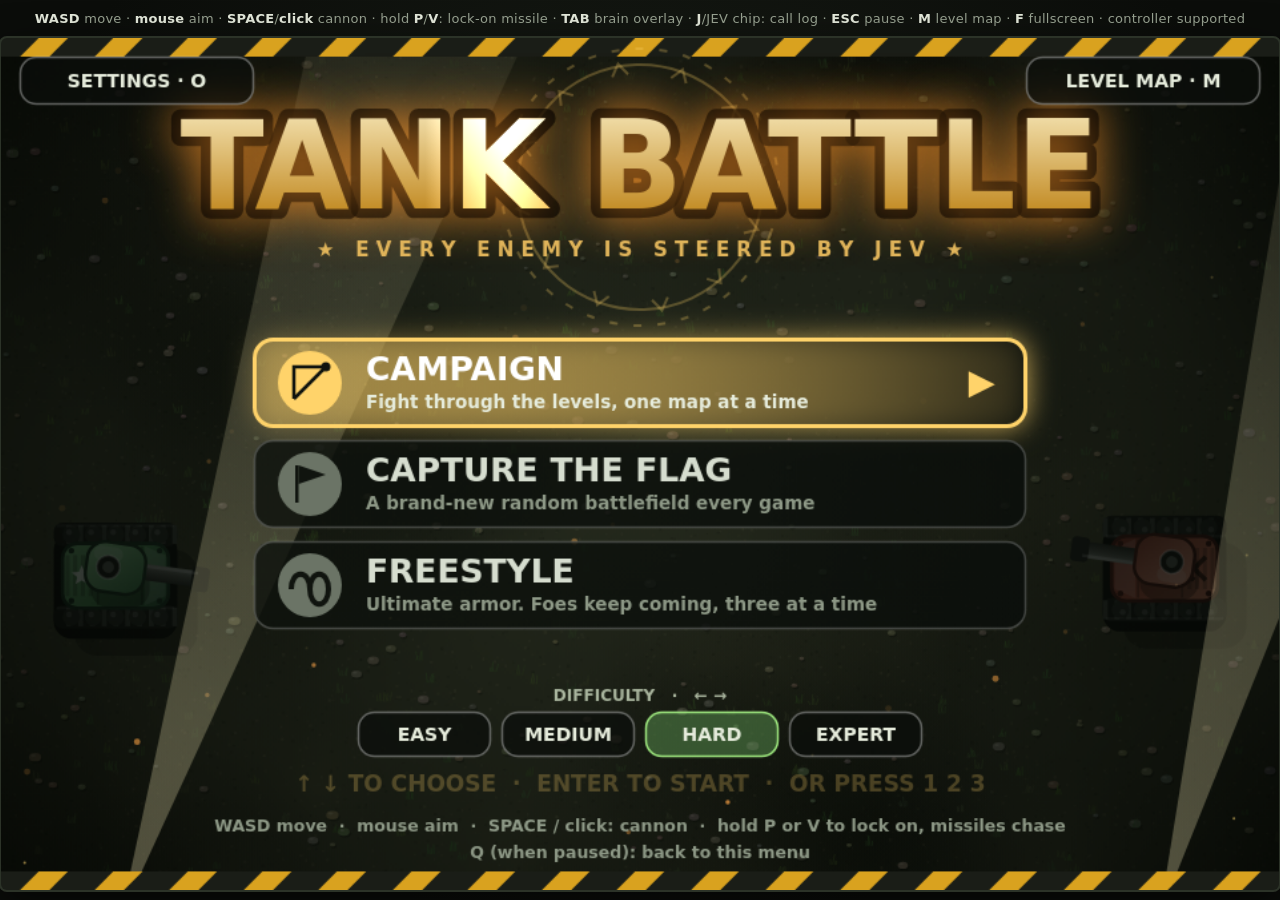
<file: tankbattle/index.html>
<!doctype html>
<html lang="en">
<head>
<meta charset="utf-8">
<meta name="viewport" content="width=device-width, initial-scale=1, maximum-scale=1, user-scalable=no">
<meta name="apple-mobile-web-app-capable" content="yes">
<meta name="mobile-web-app-capable" content="yes">
<meta name="apple-mobile-web-app-status-bar-style" content="black">
<meta name="theme-color" content="#0f120e">
<title>Tank Battle</title>
<style>
  :root { --ui: ui-rounded, "SF Pro Rounded", system-ui, -apple-system, "Segoe UI", sans-serif; }
  html, body { margin: 0; height: 100%; background: radial-gradient(ellipse at 50% 40%, #1c2119, #0b0d0a 75%); color: #d8dde6; font: 13px/1.4 var(--ui); }
  body { display: flex; flex-direction: column; align-items: center; justify-content: center; gap: 10px; }
  canvas { background: #2b3028; box-shadow: 0 0 0 2px #2c3328, 0 12px 40px #000a; border-radius: 6px; max-width: 100vw; width: min(100vw, calc((100dvh - 48px) * 1.5)); height: auto; aspect-ratio: 3 / 2; cursor: crosshair; display: block; touch-action: none; }
  :fullscreen #bar { display: none; }
  :fullscreen canvas { width: min(100vw, calc(100dvh * 1.5)); border-radius: 0; }
  canvas.hurt { animation: hurt .55s ease-out; }
  @keyframes hurt {
    0%   { box-shadow: 0 0 0 3px #ff3b2f, 0 0 46px 10px #ff2a1fcc, inset 0 0 0 3px #ff3b2f; }
    100% { box-shadow: 0 0 0 2px #2c3328, 0 12px 40px #000a; }
  }
  html, body { -webkit-user-select: none; user-select: none; -webkit-touch-callout: none; -webkit-tap-highlight-color: transparent; }
  #rotate { display: none; color: #ffd28a; }
  #padHelp { position: fixed; inset: 0; z-index: 20; display: grid; place-items: center; background: #080a07d9; font-family: system-ui, sans-serif; }
  #padHelp[hidden] { display: none; }
  #padHelp .card { background: #1a2018; border: 2px solid #8fd8f655; border-radius: 12px; padding: 22px 28px; max-width: min(92vw, 520px); color: #e6ebdd; box-shadow: 0 12px 40px #000c; }
  #padHelp h2 { margin: 0 0 2px; font-size: 22px; }
  #padHelp .sub { margin: 0 0 14px; color: #9aa493; font-size: 12px; overflow: hidden; text-overflow: ellipsis; white-space: nowrap; }
  #padHelp table { border-collapse: collapse; width: 100%; font-size: 14px; }
  #padHelp td { padding: 5px 0; vertical-align: top; }
  #padHelp td:first-child { white-space: nowrap; padding-right: 18px; }
  #padHelp kbd { background: #2c3328; border: 1px solid #55604f; border-radius: 4px; padding: 1px 6px; font: 600 12px ui-monospace, monospace; }
  #padHelp .go { margin: 16px 0 0; text-align: center; color: #ffd28a; font-weight: 600; font-size: 13px; }
  #game { display: flex; align-items: center; justify-content: center; }
  #bar { color: #9aa493; letter-spacing: .02em; }
  #bar b { color: #e6ebdd; font-weight: 600; }
  .pad { display: none; }
  @media (pointer: coarse) {
    html, body { position: fixed; inset: 0; overflow: hidden; overscroll-behavior: none; touch-action: none; }
    body { gap: 0; }
    #bar { display: none; }
    #game { width: 100vw; height: 100dvh; }
    canvas { height: min(100dvh, calc((100vw - 210px) / 1.5)); width: auto; aspect-ratio: 3 / 2; max-width: none; cursor: default; border-radius: 4px; }
    /* thumb pads live in the gutters beside the canvas, so no thumb ever covers the playfield */
    .pad { display: flex; flex: 1 1 0; min-width: 0; height: 100%; flex-direction: column; align-items: center; justify-content: center; gap: 10px; touch-action: none; }
    .ring { position: relative; display: grid; place-items: center; width: min(90%, 170px, 46dvh); aspect-ratio: 1; border-radius: 50%;
            border: 2px solid #8fd8f655;
            background: radial-gradient(circle at 50% 38%, #ffffff1c, #ffffff08 55%, transparent 72%), rgba(18, 26, 22, .62);
            box-shadow: inset 0 0 22px #8fd8f622, inset 0 -6px 16px #0007, 0 6px 20px #000a, 0 0 14px #8fd8f622; }
    .knob { width: 38%; aspect-ratio: 1; border-radius: 50%; pointer-events: none; will-change: transform;
            background: radial-gradient(circle at 34% 28%, #e4f7ff, #78c3e2 52%, #2c6d89);
            box-shadow: 0 5px 12px #000a, inset 0 -4px 8px #0004, inset 0 2px 3px #fff8; }
    #ringR { border-color: #ffb34766; box-shadow: inset 0 0 22px #ffb34722, inset 0 -6px 16px #0007, 0 6px 20px #000a, 0 0 14px #ffb34722; }
    #ringR .knob { background: radial-gradient(circle at 34% 28%, #fff0d0, #ffb347 52%, #a8651a); }
    .fz { position: absolute; inset: 22.5%; border-radius: 50%; border: 2px dashed #ffb347aa; pointer-events: none; }   /* push past this to fire */
    .label { font-size: 10.5px; line-height: 1.3; color: #ffffff99; text-align: center; pointer-events: none; max-width: 100%; padding: 0 6px; box-sizing: border-box;
             letter-spacing: .12em; text-transform: uppercase; font-weight: 600; }
    /* homing missile button */
    #fireBtn { position: relative; overflow: hidden; display: flex; align-items: center; justify-content: center; gap: 9px;
               width: min(84%, 138px); height: min(14dvh, 56px); border-radius: 30px; border: 2px solid #ffc9a6aa; touch-action: none; color: #fff;
               background: linear-gradient(#ff8f50, #d6401d 70%, #b02f12); box-shadow: 0 6px 16px #000b, inset 0 2px 0 #fff5, inset 0 -3px 6px #0005; }
    #fireBtn .rk { width: 38px; height: 19px; flex: none; filter: drop-shadow(0 1px 2px #0008); }
    #fireBtn .pips { display: flex; gap: 5px; }
    #fireBtn .pips i { width: 9px; height: 22px; border-radius: 4px; background: #0005; border: 1px solid #fff6; transition: background .12s, box-shadow .12s; }
    #fireBtn .pips i.on { background: linear-gradient(#fffbd2, #ffcf4d); box-shadow: 0 0 9px #ffd05a; border-color: #fff; }
    #fireBtn .prog { position: absolute; left: 0; bottom: 0; height: 4px; width: 0; background: #fff; opacity: .9; }
    #fireBtn.held { transform: scale(.95); filter: brightness(1.18); }
    #fireBtn.empty { filter: grayscale(.75) brightness(.72); }
  }
  @media (pointer: coarse) and (orientation: portrait) {
    /* portrait: playfield across the top, thumb pads side by side underneath */
    #game { display: grid; grid-template-columns: 1fr 1fr; grid-template-rows: auto minmax(0, 1fr); align-items: stretch; justify-items: stretch;
            padding: env(safe-area-inset-top) 0 env(safe-area-inset-bottom); box-sizing: border-box; }
    canvas { grid-column: 1 / -1; grid-row: 1; width: 100%; height: auto; border-radius: 0; align-self: start; }
    #padL { grid-column: 1; grid-row: 2; }
    #padR { grid-column: 2; grid-row: 2; }
    /* both pads start at the same height so the two rings line up; the missile button drops below the aim ring */
    .pad { justify-content: flex-end; padding-bottom: 3dvh; box-sizing: border-box; }
    #padL::before { content: ""; height: min(14dvh, 56px); }   /* same height as the missile button so the rings stay level */
  }
  :root { --jw: 0px; }
  body.jevOpen { --jw: min(380px, 44vw); padding-right: var(--jw); box-sizing: border-box; }
  body.jevOpen canvas { max-width: calc(100vw - var(--jw)); width: min(100vw - var(--jw), calc((100dvh - 48px) * 1.5)); }
  #jevPanel { position: fixed; top: 0; right: 0; bottom: 0; width: min(380px, 44vw); z-index: 50; overflow-y: auto; box-sizing: border-box; padding: 10px 12px;
              background: rgba(10,14,11,.92); color: #d6ddcf; font: 12px/1.35 ui-monospace, Menlo, monospace; border-left: 1px solid #2c3a2e; }
  #jevPanel[hidden] { display: none; }
  #jevPanel h3 { margin: 0 0 8px; font: 700 13px system-ui, sans-serif; color: #7fe08a; display: flex; justify-content: space-between; }
  #jevPanel h3 button { background: none; border: 0; color: #d6ddcf; font-size: 16px; cursor: pointer; }
  #jevPanel .call { border: 1px solid #2c3a2e; border-radius: 8px; padding: 7px 9px; margin-bottom: 9px; }
  #jevPanel .call.old { opacity: .6; }
  #jevPanel .meta { color: #8fa08f; margin-bottom: 4px; }
  #jevPanel pre { margin: 0 0 6px; white-space: pre-wrap; color: #aebba9; }
  #jevPanel .q { font-weight: 700; color: #ffd05a; margin: 6px 0 3px; }
  #jevPanel .opt { display: grid; grid-template-columns: 78px 1fr 40px; gap: 6px; align-items: center; }
  #jevPanel .bar { height: 7px; background: #26332a; border-radius: 4px; overflow: hidden; }
  #jevPanel .bar i { display: block; height: 100%; background: #5aa96a; }
  #jevPanel .opt.top .bar i { background: #7fe08a; }
  #jevPanel .opt.picked { color: #ffd05a; font-weight: 700; }
  #jevPanel .opt.picked .bar i { background: #ffd05a; }
</style>
</head>
<body>
<div id="bar">
  <b>WASD</b> move · <b>mouse</b> aim · <b>SPACE</b>/<b>click</b> cannon · hold <b>P</b>/<b>V</b>: lock-on missile · <b>TAB</b> brain overlay · <b>J</b>/JEV chip: call log · <b>ESC</b> pause · <b>M</b> level map · <b>F</b> fullscreen · controller supported
</div>
<div id="padHelp" role="dialog" aria-label="Controller controls" hidden>
  <div class="card">
    <h2>Controller connected</h2>
    <p class="sub" id="padName"></p>
    <table>
      <tr><td><kbd>Left stick</kbd></td><td>Move</td></tr>
      <tr><td><kbd>Right stick</kbd></td><td>Aim (push to steer the turret)</td></tr>
      <tr><td><kbd>RT</kbd> / <kbd>A</kbd> / <kbd>&#x2715;</kbd></td><td>Fire cannon</td></tr>
      <tr><td><kbd>LT</kbd> / <kbd>LB</kbd> / <kbd>X</kbd></td><td>Hold to lock a missile on an enemy</td></tr>
      <tr><td><kbd>RB</kbd></td><td>Launch the locked missile</td></tr>
      <tr><td><kbd>Start</kbd></td><td>Pause / resume</td></tr>
      <tr><td><kbd>Select</kbd> / <kbd>Y</kbd></td><td>Level map</td></tr>
      <tr><td><kbd>D-pad</kbd></td><td>Move (when the stick is idle) &middot; menus</td></tr>
    </table>
    <p class="go">Press any button to continue</p>
  </div>
</div>
<div id="jevPanel" hidden><h3><span>JEV calls</span><button type="button" id="jevClose" aria-label="Close">✕</button></h3><div id="jevBody"></div></div>
<div id="rotate">Rotate your phone to landscape ↻</div>
<div id="game">
  <div class="pad" id="padL">
    <div class="ring" id="ringL"><div class="knob" id="knobL"></div></div>
    <div class="label">Move</div>
  </div>
  <canvas id="c" width="960" height="640"></canvas>
  <div class="pad" id="padR">
    <button id="fireBtn" type="button" aria-label="Launch homing missile">
      <svg class="rk" viewBox="0 0 40 20"><path d="M6 6h22v8H6z" fill="#eef2f6" rx="3"/><path d="M28 6l10 4-10 4z" fill="#ff5a2c"/><path d="M6 6L1 1l11 5zM6 14l-5 5 11-5z" fill="#aab3b0"/><path d="M6 8H2l-1 2 1 2h4z" fill="#ffd05a"/></svg>
      <span class="pips"><i id="pip0"></i><i id="pip1"></i><i id="pip2"></i></span>
      <span class="prog" id="prog"></span>
    </button>
    <div class="ring" id="ringR"><div class="fz"></div><div class="knob" id="knobR"></div></div>
    <div class="label">Aim · push out for cannon</div>
  </div>
</div>
<script>
"use strict";
const W = 960, H = 640;                     // the screen (canvas) size
let WW = W, WH = H;                         // the level's world size; bigger than the screen on adventure maps
const cam = { x: 0, y: 0 };                 // top-left of the visible window in the world
const cv = document.getElementById("c"), g = cv.getContext("2d");
const $ = id => document.getElementById(id);
const FONT = 'ui-rounded, "SF Pro Rounded", system-ui, -apple-system, "Segoe UI", sans-serif';

// ---------- config ----------
const THINK_MS = 350;          // min gap between JEV batch calls
const ORDER_TTL = 1.8;         // seconds an order stays valid
const TANK_SCALE = 1.3;        // drawn size AND hit radius of every tank (1 = the original size)
const P_SPEED = 150, E_SPEED = 105;
const P_BULLET = 380, E_BULLET = 250;
const ENEMY_AIM_GATE = 0.05;   // rad: an enemy only fires once its turret is this close to the aim (was 0.1)
// The longer the player stands still, the better enemies hit: scatter and the alignment gate shrink over STILL_RAMP seconds.
const STILL_RAMP = 1.0, STILL_SPREAD = 0.1, STILL_GATE = 0.02;   // end values (fraction of scatter; gate in rad)
const SIGHT_RANGE = 720;       // enemies only aim at you (and shoot) once they can see you: line of sight within this distance
const ALERT_SHARE = 380;       // an enemy that spots you (or is hit) wakes allies this close
const RAGE = { speed: 1.3, fire: 1.4, sight: 1.6, turn: 1.4, range: 1.3 };   // enemy boosts while you hold the flag
const ENEMY_FIRE_RANGE = 500;  // enemies never shoot (or get the aim-and-shoot option) from farther away; same as the "far" bucket
// Player's heat-seeking missiles: a few charges, fast, quick to launch in a row, they steer onto the hottest target in front.
const MISSILE_MAX = 3, MISSILE_RELOAD = 5.0, MISSILE_GAP = 0.2;   // charges, seconds to regain one, seconds between launches
const MISSILE_SPEED = 480, MISSILE_TURN = 2.8, MISSILE_LIFE = 3.2, MISSILE_DMG = 2;
const SHELL_TURN = 0.35, SHELL_CONE = 0.3;                       // cannon shell fired while locked on: max curve (rad/s) and only if the target is within this angle
// Phone cannon auto-lock: there is no lock button on touch, so a cannon shot fired off the aim pad locks the enemy nearest the aim
// line (clear shot, in range) and bends much harder onto it than the keyboard/mouse lock-on shell does.
const TOUCH_LOCK_CONE = 0.5, TOUCH_LOCK_RANGE = 720, TOUCH_SHELL_TURN = 1.3, TOUCH_SHELL_CONE = 0.7;   // cone/shell cone: rad; turn: rad/s
const LOCK_TIME = 0.9;                                           // hold MISSILE this long on a target to lock; then missiles fire
const SEEK_RANGE = 700, SEEK_CONE = 1.1;                          // seeker: range (px) and half-angle (rad) in front of the missile

// ---------- JEV decision schema ----------
// One short question per tank, scored against a shared battlefield summary.
const MOVE_OPTS = [
  { id: "dodge",  description: "dodge" },
  { id: "charge", description: "charge" },
  { id: "back",   description: "back off" },
  { id: "left",   description: "circle left" },
  { id: "right",  description: "circle right" },
  { id: "snipe",  description: "stand and aim" },
  { id: "wait",   description: "wait" },
];
const DODGE_TEMP = 0.6;      // sampling temperature cap while a dodge is on offer
const MLP_GAP_MS = 400;       // the MLP is instant, so it's rate-limited: one tank decided every 400ms, even under fire
const MAX_PER_CALL = 3;      // tanks decided per JEV call (rotates if more)
let rr = 0;                  // round-robin cursor

// ---------- levels ----------
const WALL_SETS = [
  [[736,235,178,24],[736,381,178,24],[890,259,24,122]],                      // Boot Camp: 3-sided pen around the enemy, open toward the player
  [[430,220,100,200]],
  [[200,120,30,160],[730,360,30,160],[430,290,100,60]],
  [[160,160,200,28],[600,452,200,28],[450,200,60,240]],
  [[120,120,30,150],[810,370,30,150],[300,300,360,28],[450,100,60,100],[450,440,60,100]],
];
const LEVELS = [
  { name: "Boot Camp",     n: 1, kinds: ["grunt"], spawn: [[820, 320]], hp: 2, temp: 1.4, reflex: 0.15, lead: 0.45, turn: 4.0, err: 0.16,  cd: 1.8 },
  { name: "Crossfire",     n: 2, kinds: ["grunt", "gunner"], hp: 2, temp: 1.2, reflex: 0.2,  lead: 0.6,  turn: 4.5, err: 0.125, cd: 1.5,
    moats: [[170, 430, 170, 56], [620, 150, 170, 56]] },
  { name: "Pillbox",       n: 3, kinds: ["heavy", "grunt", "gunner"], hp: 3, temp: 1.0, reflex: 0.25, lead: 0.75, turn: 5.0, err: 0.10,  cd: 1.35,
    moats: [[620, 60, 56, 230], [100, 380, 230, 50]] },
  // ---- adventure maps: bigger than the screen (the camera follows you); enemies stand guard until they spot you ----
  { name: "Iron Pack",     n: 4, kinds: ["heavy", "gunner", "grunt", "grunt"], hp: 3, temp: 0.8, reflex: 0.3, lead: 0.9, turn: 6.0, err: 0.07, cd: 1.15,
    world: [1920, 640], idle: true, player: [80, 320],
    moats: [[900, 0, 60, 270], [900, 370, 60, 270]],                                                           // river with one bridge
    walls: [[300, 120, 40, 160], [300, 380, 40, 160], [600, 300, 120, 40], [1200, 100, 200, 28], [1200, 512, 200, 28], [1500, 200, 40, 240], [1700, 120, 28, 120], [1700, 400, 28, 120]],
    spawn: [[1650, 320], [1300, 330], [1080, 170], [1080, 470]] },
  { name: "Final Assault", n: 5, kinds: ["heavy", "heavy", "gunner", "gunner", "grunt"], hp: 4, temp: 0.6, reflex: 0.35, lead: 1.0, turn: 7.0, err: 0.045, cd: 1.0,
    world: [1920, 1280], idle: true, player: [80, 640],
    moats: [[560, 0, 60, 500], [560, 640, 60, 640], [1000, 900, 500, 60], [1620, 900, 300, 60]],
    walls: [[260, 300, 200, 28], [260, 900, 200, 28], [800, 200, 28, 260], [800, 760, 28, 300], [1000, 560, 300, 28], [1300, 300, 28, 200], [1500, 600, 28, 200], [1700, 200, 200, 28], [1200, 1100, 28, 140], [1700, 1050, 28, 150]],
    spawn: [[1750, 420], [1500, 1100], [1100, 300], [1000, 1040], [900, 640]] },
  { name: "Capture the Flag", n: 5, kinds: ["heavy", "gunner", "gunner", "grunt", "grunt"], hp: 3, temp: 0.7, reflex: 0.3, lead: 0.9, turn: 6.0, err: 0.06, cd: 1.1,
    world: [1920, 960], idle: true, player: [110, 480],
    ctf: { base: [110, 480], flag: [1800, 480] },                                // OBJECTIVE: take their flag, bring it back to your base
    moats: [[700, 0, 70, 380], [700, 580, 70, 380], [1450, 0, 70, 240], [1450, 720, 70, 240]],
    walls: [[500, 200, 28, 220], [500, 540, 28, 220], [900, 100, 28, 260], [900, 600, 28, 260], [1300, 300, 28, 160], [1300, 500, 28, 160], [1600, 150, 200, 28], [1600, 780, 200, 28]],
    spawn: [[1720, 480], [1650, 300], [1650, 660], [1200, 230], [1200, 730]] },
  { name: "River Run",     n: 6, kinds: ["grunt", "grunt", "gunner", "heavy", "gunner", "heavy"], hp: 4, temp: 0.55, reflex: 0.35, lead: 1.0, turn: 7.0, err: 0.05, cd: 1.0,
    world: [2400, 960], idle: true, player: [80, 480],
    moats: [[700, 0, 80, 400], [700, 560, 80, 400], [1500, 0, 80, 200], [1500, 360, 80, 600]],               // two rivers, a narrow bridge in each
    walls: [[300, 200, 28, 200], [300, 600, 28, 200], [1000, 150, 200, 28], [1000, 780, 200, 28], [1100, 400, 28, 200], [1900, 200, 28, 220], [1900, 560, 28, 220], [2100, 380, 200, 28]],
    spawn: [[950, 300], [950, 680], [1300, 480], [2050, 480], [2200, 250], [2250, 700]] },
  { name: "Fortress Ruins", n: 7, kinds: ["grunt", "grunt", "gunner", "gunner", "heavy", "heavy", "grunt"], hp: 4, temp: 0.5, reflex: 0.38, lead: 1.0, turn: 7.5, err: 0.045, cd: 0.95,
    world: [2400, 1280], idle: true, player: [80, 640],
    moats: [[1440, 320, 720, 60], [1440, 900, 720, 60], [1440, 380, 60, 200], [1440, 700, 60, 200], [2100, 380, 60, 520]],   // a moat around the fortress, one drawbridge on the west side
    walls: [[400, 300, 28, 200], [400, 780, 28, 200], [900, 500, 28, 280], [1200, 640, 120, 28], [300, 1100, 200, 28], [1650, 500, 28, 160], [1650, 740, 28, 120]],
    spawn: [[1100, 300], [1100, 980], [800, 640], [1760, 500], [1960, 560], [1960, 760], [2250, 640]] },
  { name: "Last Stand",    n: 8, kinds: ["grunt", "grunt", "gunner", "gunner", "heavy", "heavy", "gunner", "heavy"], hp: 5, temp: 0.45, reflex: 0.4, lead: 1.0, turn: 8.0, err: 0.04, cd: 0.9,
    world: [2880, 1280], idle: true, player: [80, 640],
    moats: [[800, 0, 60, 560], [800, 720, 60, 560], [1700, 0, 60, 200], [1700, 360, 60, 560], [1700, 1080, 60, 200]],
    walls: [[300, 300, 28, 240], [300, 740, 28, 240], [1000, 500, 200, 28], [1000, 760, 200, 28], [1400, 200, 28, 200], [1400, 880, 28, 200], [1950, 500, 28, 280], [2200, 200, 200, 28], [2200, 1050, 200, 28], [2450, 420, 28, 160], [2450, 700, 28, 160]],
    spawn: [[1100, 300], [1100, 980], [1300, 640], [1500, 400], [2000, 300], [2000, 1000], [2300, 640], [2650, 640]] },
];
// enemy types: grunt (red, standard), heavy (blue, twice the armor, slower, bigger), gunner (yellow, fires about twice as fast, sprays wider)
const KINDS = {
  grunt:  { label: "Grunt",  hp: 1,   cd: 1,    spd: 1,    sz: 1,    err: 1 },
  heavy:  { label: "Heavy",  hp: 2,   cd: 1.15, spd: 0.65, sz: 1.18, err: 1 },
  gunner: { label: "Gunner", hp: 0.7, cd: 0.5,  spd: 1.1,  sz: 1,    err: 1.3 },
};
const ENDLESS_MIX = ["heavy", "gunner", "grunt", "heavy", "gunner", "gunner"];
const levelKinds = i => { const c = levelCfg(i); return (c.kinds || ENDLESS_MIX).slice(0, c.n); };
const wallSet = i => WALL_SETS[i < WALL_SETS.length ? i : 1 + (i - WALL_SETS.length) % (WALL_SETS.length - 1)];
// ---------- difficulty (hard = the original tuning) ----------
// php: player hp · hp/cd/err: enemy hp, reload time, aim-error multipliers · reflex: dodge chance · temp: JEV randomness
// spd/bullet/sight: enemy speed, shell speed, sight range · dn: enemies added (+) or removed (-)
const DIFFS = {
  easy:   { label: "EASY",   php: 8, hp: 0.6,  cd: 1.6,  err: 1.8, reflex: 0.3,  temp: 1.5,  spd: 0.8,  bullet: 0.8, sight: 0.8,  dn: -2 },
  medium: { label: "MEDIUM", php: 6, hp: 0.8,  cd: 1.25, err: 1.35, reflex: 0.65, temp: 1.2,  spd: 0.9,  bullet: 0.9, sight: 0.9,  dn: -1 },
  hard:   { label: "HARD",   php: 5, hp: 1,    cd: 1,    err: 1,   reflex: 1,    temp: 1,    spd: 1,    bullet: 1,   sight: 1,    dn: 0 },
  expert: { label: "EXPERT", php: 4, hp: 1.3,  cd: 0.75, err: 0.6, reflex: 1.6,  temp: 0.75, spd: 1.12, bullet: 1.2, sight: 1.15, dn: 0 },
};
const DIFF_ORDER = ["easy", "medium", "hard", "expert"], DIFF_KEY = "tankbattle.difficulty";
let diffName = "hard", D = DIFFS.hard;
function setDiff(n) { if (!DIFFS[n]) return; diffName = n; D = DIFFS[n]; cfgCache = {}; store("set", DIFF_KEY, n); }
function stepDiff(d) { setDiff(DIFF_ORDER[clamp(DIFF_ORDER.indexOf(diffName) + d, 0, DIFF_ORDER.length - 1)]); }
let cfgCache = {};
// game modes: campaign (the level map), ctf (a fresh random capture-the-flag map every game), free (freestyle: unkillable you vs. endless spawning foes)
const CUSTOM = -1, FREE_MAX = 3;                  // level index used by the random modes; max enemies alive at once in freestyle
let gameMode = "campaign", customCfg = null, menuSel = 0, freeT = 0;
const MENU = [
  { id: "campaign", title: "CAMPAIGN",         sub: "Fight through the levels, one map at a time", col: "#ffd36a" },
  { id: "ctf",      title: "CAPTURE THE FLAG", sub: "A brand-new random battlefield every game",    col: "#ff7a68" },
  { id: "free",     title: "FREESTYLE",        sub: "Ultimate armor. Foes keep coming, three at a time", col: "#8fd8f6" },
];
function scaleCfg(c, keepN) {
  return D === DIFFS.hard ? c : { ...c,
    n: keepN ? c.n : Math.max(1, c.n + D.dn), hp: c.hp * D.hp, cd: c.cd * D.cd, err: c.err * D.err,
    reflex: Math.min(1, c.reflex * D.reflex), temp: c.temp * D.temp };
}
function levelCfg(i) {
  if (i === CUSTOM && customCfg) return scaleCfg(customCfg, true);
  const key = diffName + i;
  if (cfgCache[key]) return cfgCache[key];
  return cfgCache[key] = scaleCfg(baseCfg(i));
}
function randomMap(n) { return endlessMap(LEVELS.length + 1 + (Math.random() * 90000 | 0), n); }
function startGame(m) {
  gameMode = m;
  if (m === "campaign") { startLevel(nextOpen()); return; }
  const mp = randomMap(6), kindsAll = ["grunt", "gunner", "heavy"];
  if (m === "ctf") {
    const n = 4 + (Math.random() * 3 | 0), [ww, wh] = mp.world;
    const top = Math.random() < 0.5, cxm = Math.round(ww / 2);               // your base at the middle of the top (or bottom) edge, their flag across the map at the other
    const baseAt = [cxm, top ? 110 : wh - 110], flagAt = [cxm, top ? wh - 110 : 110];
    const near = (w, q) => w[0] < q[0] + 130 + w[2] && w[0] + w[2] > q[0] - 130 && w[1] < q[1] + 130 + w[3] && w[1] + w[3] > q[1] - 130;
    mp.walls = mp.walls.filter(w => !near(w, baseAt) && !near(w, flagAt));
    customCfg = { name: "Random Flag", n, kinds: Array.from({ length: n }, () => kindsAll[Math.random() * 3 | 0]), hp: 3, temp: 0.6, reflex: 0.35, lead: 0.95, turn: 6.5, err: 0.055, cd: 1.05,
                  idle: true, ...mp, player: baseAt, ctf: { base: baseAt, flag: flagAt },
                  spawn: [[flagAt[0] - 90, flagAt[1] + (top ? -90 : 90)], [flagAt[0] + 90, flagAt[1] + (top ? -90 : 90)], ...mp.spawn.filter(s => Math.hypot(s[0] - flagAt[0], s[1] - flagAt[1]) > 200 && Math.hypot(s[0] - baseAt[0], s[1] - baseAt[1]) > 450)].slice(0, n) };
    customCfg.n = Math.min(n, customCfg.spawn.length);
  } else customCfg = { name: "Freestyle", n: 0, kinds: [], hp: 3, temp: 0.6, reflex: 0.35, lead: 0.95, turn: 6.5, err: 0.055, cd: 1.05, ...mp, spawn: [] };
  startLevel(CUSTOM);
}
function spawnFree() {                               // one random foe somewhere out of the player's face
  const cfg = levelCfg(CUSTOM), kind = ["grunt", "gunner", "heavy"][Math.random() * 3 | 0], K = KINDS[kind];
  for (let tries = 0; tries < 80; tries++) {
    const x = rnd(80, WW - 80), y = rnd(80, WH - 80);
    const t = mkTank(x, y, false, Math.max(1, Math.round((cfg.hp + 1) * K.hp)), cfg.cd * K.cd);
    t.kind = kind; t.spd = K.spd; t.sz = K.sz; t.errMul = K.err; t.r *= K.sz;
    if (hitsWall(x, y, t.r + 8) || dist(t, player) < 520 || tanks.some(o => o.hp > 0 && dist(o, t) < 70)) continue;
    t.alert = true; t.home = [x, y]; t.homeAng = Math.PI; t.body = t.turret = Math.atan2(player.y - y, player.x - x);
    tanks.push(t); sparks(x, y, 14, "#9fe3ff", 180); return;
  }
}
function updateFree(dt) {
  tanks = tanks.filter(t => t.isPlayer || t.hp > 0);
  if (tanks.length - 1 >= FREE_MAX) { freeT = rnd(1.2, 3); return; }
  freeT -= dt;
  if (freeT <= 0) { spawnFree(); freeT = rnd(1.2, 3.5); }
}
function baseCfg(i) {
  if (i < LEVELS.length) return LEVELS[i];
  const k = i - LEVELS.length + 1;
  if (k % 3 === 0) {                                          // every third endless level is another capture the flag, tougher as you go
    const ctf = LEVELS.find(l => l.ctf);
    return { ...ctf, name: "Endless " + k + " · Flag", kinds: ["heavy", "gunner", "gunner", "heavy", "grunt"], hp: 3 + ((i - 4) / 4 | 0), temp: 0.5, reflex: 0.4, lead: 1.0, turn: 7.5, err: 0.045, cd: 0.95 };
  }
  const n = Math.min(6, 5 + (i - 4) / 2 | 0);
  return { name: "Endless " + k, n, hp: 4 + ((i - 4) / 3 | 0), temp: 0.5, reflex: 0.4, lead: 1.0, turn: 7.5, err: 0.04, cd: 0.9, idle: true, ...endlessMap(i, n) };
}
// Endless levels are scrolling maps built from a seed (the level number), so a level always looks the same:
// 1-2 rivers with a bridge gap each, scattered wall bars, and enemies standing guard across the far side.
function endlessMap(i, n) {
  let seed = (i + 1) * 2654435761 >>> 0;
  const r = (a, b) => { seed = (seed + 0x6D2B79F5) >>> 0; let t = seed; t = Math.imul(t ^ t >>> 15, t | 1); t ^= t + Math.imul(t ^ t >>> 7, t | 61); return a + ((t ^ t >>> 14) >>> 0) / 4294967296 * (b - a); };
  const k = i - LEVELS.length + 1, WWd = 2400 + (k % 4) * 240, WHd = k % 2 ? 1280 : 960, GAP = 170;
  const moats = [], walls = [], spawn = [];
  const rivers = 1 + (k % 2);
  for (let q = 0; q < rivers; q++) {
    const x = Math.round(WWd * (0.3 + 0.28 * q) + r(-60, 60)), gy = Math.round(r(160, WHd - 160 - GAP));
    moats.push([x, 0, 70, gy], [x, gy + GAP, 70, WHd - gy - GAP]);
  }
  const hit = (x, y, w, h, m) => moats.some(o => x < o[0] + o[2] + m && x + w > o[0] - m && y < o[1] + o[3] + m && y + h > o[1] - m) ||
                                  walls.some(o => x < o[0] + o[2] + m && x + w > o[0] - m && y < o[1] + o[3] + m && y + h > o[1] - m);
  for (let t = 0, want = 9 + (k % 4); t < 200 && walls.length < want; t++) {
    const vert = r(0, 1) < 0.5, len = Math.round(r(160, 280)), w = vert ? 28 : len, h = vert ? len : 28;
    const x = Math.round(r(300, WWd - 200 - w)), y = Math.round(r(60, WHd - 60 - h));
    if (!hit(x, y, w, h, 70)) walls.push([x, y, w, h]);
  }
  for (let t = 0; t < 400 && spawn.length < n; t++) {
    const x = Math.round(r(850, WWd - 100)), y = Math.round(r(90, WHd - 90));
    if (!hit(x - 30, y - 30, 60, 60, 24) && spawn.every(o => Math.hypot(o[0] - x, o[1] - y) > 170)) spawn.push([x, y]);
  }
  return { world: [WWd, WHd], player: [80, WHd / 2], walls, moats, spawn };
}

// ---------- state ----------
const RESPAWN_PLAYER = 8, RESPAWN_ENEMY = 16;          // capture the flag: seconds until a destroyed tank returns (you get back faster)
const RESPAWN_GRACE = 2;                                // seconds of invulnerability after you respawn
let respawns = [];
let flag = null, toast = null;                        // capture-the-flag state, and the big on-screen message
let level = 0, walls = [], moats = [], tanks = [], bullets = [], fx = [], player = null;
let mode = "title";            // title | play | paused | dead | won
const jevLog = [];
const jevPanel = document.getElementById("jevPanel"), jevBody = document.getElementById("jevBody");
const esc = v => String(v).replace(/[&<>]/g, c => ({ "&": "&amp;", "<": "&lt;", ">": "&gt;" }[c]));
function toggleJevPanel(on = jevPanel.hidden) { jevPanel.hidden = !on; document.body.classList.toggle('jevOpen', on); if (on) renderJevPanel(); }
document.getElementById("jevClose").onclick = () => toggleJevPanel(false);
function renderJevPanel() {
  if (jevPanel.hidden) return;
  jevBody.innerHTML = jevLog.map((c, n) => `<div class="call${n ? " old" : ""}"><div class="meta">#${c.n} · ${c.ms.toFixed(0)}ms${c.err ? " · FAILED (scripted fallback)" : ""}</div>
    <pre>${esc(c.state)}</pre>` + c.items.map(it => `<div class="q">${esc(it.question)}</div>` +
      it.options.map((o, i) => { const p = it.probs ? it.probs[i] : 0; return `<div class="opt${it.probs && p === Math.max(...it.probs) ? " top" : ""}${o.id === it.picked ? " picked" : ""}" title="${esc(o.description)}">
        <span>${esc(o.id)}${o.id === it.picked ? " ◀" : ""}</span><span class="bar"><i style="width:${(p * 100).toFixed(1)}%"></i></span><span>${(p * 100).toFixed(1)}%</span></div>`; }).join("")).join("") + "</div>").join("") || "<div class='meta'>No calls yet.</div>";
}
addEventListener("keydown", e => { if (e.key.toLowerCase() === "j" && !e.repeat) toggleJevPanel(); });
let jevChip = { x: 0, y: 0, w: 0, h: 0 };
const inChip = c => c.x >= jevChip.x && c.x <= jevChip.x + jevChip.w && c.y >= jevChip.y && c.y <= jevChip.y + jevChip.h;
let showBrain = true, inflight = false, lastThink = 0, jevOK = false, jevMs = 0, jevCalls = 0;
let tick = 0;
const coarse = matchMedia("(pointer: coarse)").matches;   // phone / tablet
let stillFor = 0;                                           // seconds the player has been standing still
let touchMode = coarse;                                     // flips on at first touch too
const touch = { move: null, aim: null, fire: null };        // thumb pads + missile button
// gamepad (Xbox / PlayStation / most Bluetooth pads via the standard mapping): left stick move, right stick aim,
// RT / A / Cross = cannon, LT / LB / X / Square = hold to lock a missile, RB = launch it (once locked), Start = pause, Select / Y = level map
const pad = { move: null, aim: null, fire: false, missile: false, gp: null };
let lastInput = "kbm", padConnected = false, padPrev = [], padNote = 0;
let PAD_DZ = 0.22;
function padStick(ax, ay) { const m = Math.hypot(ax, ay); if (m < PAD_DZ) return null; const mag = Math.min(1, (m - PAD_DZ) / (1 - PAD_DZ)); return { x: ax / m, y: ay / m, vx: ax / m, vy: ay / m, mag }; }
function readPad() {
  const list = typeof navigator !== "undefined" && navigator.getGamepads ? navigator.getGamepads() : [];
  let gp = null; for (const q of list) if (q && q.connected) { gp = q; break; }
  pad.move = pad.aim = null; pad.fire = pad.missile = pad.launch = false; pad.gp = gp; pad.edges = {};
  if (!gp) { padConnected = false; padPrev = []; return; }
  if (!padConnected) { padConnected = true; padNote = 4; showPadHelp(gp); }
  const b = i => !!(gp.buttons[i] && (gp.buttons[i].pressed || gp.buttons[i].value > 0.5));
  const now = []; for (let i = 0; i < 17; i++) now[i] = b(i);
  for (let i = 0; i < 17; i++) pad.edges[i] = now[i] && !padPrev[i];
  padPrev = now;
  pad.move = padStick(gp.axes[0] || 0, gp.axes[1] || 0);
  const dx = (now[15] ? 1 : 0) - (now[14] ? 1 : 0), dy = (now[13] ? 1 : 0) - (now[12] ? 1 : 0);
  if (!pad.move && (dx || dy)) pad.move = padStick(dx, dy) && { ...padStick(dx, dy), mag: 1 };
  pad.aim = padStick(gp.axes[2] || 0, gp.axes[3] || 0);
  pad.fire = now[7] || now[0];
  pad.launch = now[5];
  pad.missile = now[6] || now[4] || now[2];
  if (pad.move || pad.aim || pad.fire || pad.missile || now.some(Boolean)) lastInput = "pad";
}
// First controller connection: pause and show the controls once (per browser). Any button / click / key closes it.
const padHelpEl = document.getElementById("padHelp");
let padHelpAt = 0;
function showPadHelp(gp) {
  try { if (localStorage.getItem("tb.padHelp")) return; localStorage.setItem("tb.padHelp", "1"); } catch (e) {}
  document.getElementById("padName").textContent = (gp.id || "").replace(/\s*\(.*$/, "");
  padHelpEl.hidden = false; padHelpAt = performance.now();
  if (mode === "play") { mode = "paused"; releaseAll(); }
}
function hidePadHelp() { padHelpEl.hidden = true; }
padHelpEl.addEventListener("pointerdown", hidePadHelp);
addEventListener("keydown", () => { if (!padHelpEl.hidden && performance.now() - padHelpAt > 300) hidePadHelp(); }, true);
function padMenus() {                                      // button presses on the menu screens (and Start to pause)
  const e = pad.edges || {};
  if (!padHelpEl.hidden) { if (performance.now() - padHelpAt > 400 && Object.values(e).some(Boolean)) hidePadHelp(); return; }
  if (mode === "play") { if (e[9]) { mode = "paused"; } return; }
  if (mode === "map") {
    const m = e[14] ? -1 : e[15] ? 1 : 0;
    if (m) mapSel = clamp(mapSel + m, 0, mapMax());
    else if (e[12] || e[13]) mapVert();
    if (e[0] || e[9]) startFromMap(mapSel);
    if (e[1] || e[8]) mode = mapFrom;
    return;
  }
  if (mode === "settings") {
    if (e[12]) setSel = (setSel + SET_ROWS.length - 1) % SET_ROWS.length; if (e[13]) setSel = (setSel + 1) % SET_ROWS.length;
    if (e[14]) setStep(setSel, -1); if (e[15]) setStep(setSel, 1);
    if (e[3]) resetSettings();
    if (e[1] || e[9] || e[0]) mode = setFrom;
    return;
  }
  if ((mode === "title" || mode === "paused" || mode === "dead" || mode === "won") && e[3]) { openSettings(); return; }
  if (mode === "title" && (e[14] || e[15])) { stepDiff(e[14] ? -1 : 1); return; }
  if (mode === "title" && (e[12] || e[13])) { menuSel = (menuSel + (e[12] ? MENU.length - 1 : 1)) % MENU.length; return; }
  if (mode !== "title" && e[1]) { if (mode === "paused" || mode === "dead" || mode === "won") toMenu(); return; }
  if ((e[8] || e[3]) && (mode === "title" || gameMode === "campaign")) { openMap(); return; }
  if (e[0] || e[9]) advance();
}
function rumble(strong, ms) { try { const a = pad.gp && pad.gp.vibrationActuator; if (a && a.playEffect) a.playEffect("dual-rumble", { duration: ms, strongMagnitude: strong, weakMagnitude: Math.min(1, strong + 0.2) }); } catch (e) {} }
let manualUntil = 0;                                        // manual aim is held until this game time
const AIM_ASSIST = false;                                   // manual-aim assist (soft pull onto enemies); off: your thumb is the aim
const ASSIST_SPEED = [25, 70];                              // target speed (px/s): assist full below, off above (you lead by hand)
const ASSIST = 0.30, ASSIST_FULL = 0.15, AIM_HOLD = 1.5, AIM_SMOOTH = 22;      // aim assist cone (rad), hold time (s), turret ease rate
let PAD_AIM_EASE = 8, PAD_AIM_MAX = 4.5;                 // controller turret: ease rate (1/s) and max turn speed (rad/s); lower = slower, finer aim
const AIM_FIRE = 0.55;                     // pad dead zone; deflection that also fires
let fireHold = false;
let lockHeld = false, missileSpent = false;                   // lock key held; already launched this press
let lockTarget = null, lockT = 0;                            // missile lock-on: target and seconds held
let touchLock = null;                                        // phone: enemy the next cannon shot will lock onto (nearest the aim line)
let autoTarget = null, autoErr = Infinity;                  // enemy the auto-aim is locked on, and how far the turret still is from it
let prevMode = "title", modeSince = 0;
// level map + progress. Saving to localStorage is a toggle (T on the map screen) and is ON by default (switching it off is remembered).
const MAP_N = 10, SAVE_KEY = "tankbattle.progress.v1", SAVE_FLAG = "tankbattle.save";
let saveOn = false, mapSel = 0, mapFrom = "title"; const cleared = new Set();
function store(op, k, v) {
  try { if (typeof localStorage === "undefined") return null; return op === "get" ? localStorage.getItem(k) : op === "set" ? localStorage.setItem(k, v) : localStorage.removeItem(k); } catch (e) { return null; }
}
function saveProgress() { if (saveOn) store("set", SAVE_KEY, JSON.stringify([...cleared])); }
function loadProgress() { try { JSON.parse(store("get", SAVE_KEY) || "[]").forEach(i => cleared.add(i)); } catch (e) {} }
function toggleSave() { saveOn = !saveOn; if (saveOn) { store("set", SAVE_FLAG, "1"); loadProgress(); saveProgress(); } else store("set", SAVE_FLAG, "0"); }
const mapMax = () => Math.max(MAP_N - 1, level, (cleared.size ? Math.max(...cleared) : -1) + 1);   // highest level the map shows (levels go on forever)
const mapVert = () => { const base = mapPage() * MAP_N, j = mapSel - base; mapSel = Math.min(mapMax(), base + MAP_N - 1 - j); };   // up/down: the node above/below on the two-row map
const mapPage = () => mapSel / MAP_N | 0;
const unlocked = i => i === 0 || cleared.has(i) || cleared.has(i - 1);
const nextOpen = () => { let i = 0; while (cleared.has(i)) i++; return i; };
const keys = {}; let mouse = { x: W / 2, y: H / 2, down: false };
let playerMoves = [];          // recent player movement words
let lastMoveSample = 0;
let shake = 0, hurtFlash = 0;  // screen shake (px) and red-edge flash (0..1)
let kills = 0;

const rnd = (a, b) => a + Math.random() * (b - a);
const clamp = (v, a, b) => Math.max(a, Math.min(b, v));
const angDiff = (a, b) => { let d = (b - a) % (2 * Math.PI); if (d > Math.PI) d -= 2 * Math.PI; if (d < -Math.PI) d += 2 * Math.PI; return d; };
const dist = (a, b) => Math.hypot(a.x - b.x, a.y - b.y);
const gauss = () => (Math.random() + Math.random() + Math.random() - 1.5) / 0.5;
const clock = () => performance.now() / 1000;

const COMPASS = ["east","south-east","south","south-west","west","north-west","north","north-east"];
const compass = a => COMPASS[((Math.round(a / (Math.PI / 4)) % 8) + 8) % 8];

let tankSeed = 1;
function mkTank(x, y, isPlayer, hp, cd) {
  return { x, y, r: 16 * TANK_SCALE, body: 0, turret: 0, hp, maxhp: hp, cd: 0, cdMax: cd, isPlayer,
           order: null, orderT: 0, vx: 0, vy: 0, brain: null, flash: 0,
           hurtT: 0, recoil: 0, muzzle: 0, tread: 0, trail: 0, smokeT: 0, seed: tankSeed++,
           ammo: isPlayer ? MISSILE_MAX : 0, missileGap: 0, missileT: 0 };
}

function alertTank(t) {
  if (t.alert) return;
  t.alert = true;
  for (const o of tanks) if (!o.isPlayer && o.hp > 0 && !o.alert && dist(o, t) < ALERT_SHARE) alertTank(o);
}
function updateCam(dt, snap) {
  const p = player, tx = clamp(p.x + Math.cos(p.turret) * 70 - W / 2, 0, Math.max(0, WW - W)), ty = clamp(p.y + Math.sin(p.turret) * 70 - H / 2, 0, Math.max(0, WH - H));
  if (snap) { cam.x = tx; cam.y = ty; return; }
  const k = 1 - Math.exp(-dt * 5); cam.x += (tx - cam.x) * k; cam.y += (ty - cam.y) * k;
}
function startLevel(i) {
  level = i;
  const cfg = levelCfg(i);
  const rects = a => (a || []).map(([x, y, w, h]) => ({ x, y, w, h }));
  [WW, WH] = cfg.world || [W, H];
  walls = rects(cfg.walls || wallSet(i)); moats = rects(cfg.moats);
  bullets = []; fx = []; shake = 0; hurtFlash = 0; kills = 0;
  decal = makeCanvas(WW, WH); dg = decal.getContext("2d");
  buildWorld(); buildNav();
  respawns = [];
  flag = cfg.ctf ? { base: cfg.ctf.base, home: cfg.ctf.flag, x: cfg.ctf.flag[0], y: cfg.ctf.flag[1], carried: false } : null;
  toast = flag ? { title: "CAPTURE THE FLAG", sub: "Take the flag from the enemy base (across the map) and bring it back to your base", t: 7, max: 7 } : null;
  const ps = cfg.player || [80, H / 2];
  player = mkTank(ps[0], ps[1], true, gameMode === "free" ? 999 : D.php, 0.35);
  freeT = 2;
  tanks = [player];
  const kinds = levelKinds(i);
  for (let k = 0; k < cfg.n; k++) {
    const K = KINDS[kinds[k] || "grunt"];
    for (let tries = 0; tries < 50; tries++) {
      const sp = cfg.spawn && cfg.spawn[k];
      const x = sp ? sp[0] : rnd(WW - 330, WW - 50), y = sp ? sp[1] : rnd(50, WH - 50);
      const t = mkTank(x, y, false, Math.max(1, Math.round(cfg.hp * K.hp)), cfg.cd * K.cd);
      t.kind = kinds[k] || "grunt"; t.spd = K.spd; t.sz = K.sz; t.errMul = K.err; t.r *= K.sz;
      t.alert = !cfg.idle; t.home = [x, y]; t.homeAng = sp && sp[2] !== undefined ? sp[2] : Math.PI;                                   // adventure maps: enemies stand guard until they spot you
      if (!hitsWall(t.x, t.y, t.r + 8) && tanks.every(o => dist(o, t) > 60 * TANK_SCALE)) { t.body = t.turret = sp && sp[2] !== undefined ? sp[2] : Math.PI; tanks.push(t); break; }
    }
  }
  updateCam(0, true);
  missileSpent = false; lockT = 0; lockTarget = null;
  playerMoves = []; stillFor = 0;
  mode = "play";
}

// ---------- path finding (enemies that "charge" walk around walls and water) ----------
const PF = 20, PF_R = 27;                                  // nav grid cell size; keep-out radius (a bit over the biggest tank)
let pfGrid = null, pfW = 0, pfH = 0;
function buildNav() {
  pfW = Math.ceil(WW / PF); pfH = Math.ceil(WH / PF); pfGrid = new Uint8Array(pfW * pfH);
  for (let y = 0; y < pfH; y++) for (let x = 0; x < pfW; x++) pfGrid[y * pfW + x] = hitsWall(x * PF + PF / 2, y * PF + PF / 2, PF_R) ? 1 : 0;
}
function clearLine(ax, ay, bx, by, r) {
  const n = Math.ceil(Math.hypot(bx - ax, by - ay) / 10);
  for (let i = 1; i <= n; i++) if (hitsWall(ax + (bx - ax) * i / n, ay + (by - ay) * i / n, r)) return false;
  return true;
}
function nearestFree(cx, cy) {                             // a tank hugging a wall can sit in a blocked cell: use the closest open one
  cx = clamp(cx, 0, pfW - 1); cy = clamp(cy, 0, pfH - 1);
  if (!pfGrid[cy * pfW + cx]) return [cx, cy];
  for (let R = 1; R < 6; R++) for (let dy = -R; dy <= R; dy++) for (let dx = -R; dx <= R; dx++) {
    const x = cx + dx, y = cy + dy; if (Math.max(Math.abs(dx), Math.abs(dy)) !== R || x < 0 || y < 0 || x >= pfW || y >= pfH) continue;
    if (!pfGrid[y * pfW + x]) return [x, y];
  }
  return null;
}
// A* over the grid, then string-pulled into a few waypoints (world coordinates). Returns null if there is no route.
function findPath(ax, ay, bx, by, r) {
  const s0 = nearestFree(Math.floor(ax / PF), Math.floor(ay / PF)), g0 = nearestFree(Math.floor(bx / PF), Math.floor(by / PF));
  if (!s0 || !g0) return null;
  const N = pfW * pfH, gs = new Float32Array(N).fill(1e9), from = new Int32Array(N).fill(-1), closed = new Uint8Array(N);
  const si = s0[1] * pfW + s0[0], gi = g0[1] * pfW + g0[0], heap = [[0, si]];
  const hf = i => { const x = i % pfW, y = (i / pfW) | 0, dx = Math.abs(x - g0[0]), dy = Math.abs(y - g0[1]); return (dx + dy + (Math.SQRT2 - 2) * Math.min(dx, dy)) * PF; };
  const push = e => { heap.push(e); let i = heap.length - 1; while (i > 0) { const p = (i - 1) >> 1; if (heap[p][0] <= heap[i][0]) break; [heap[p], heap[i]] = [heap[i], heap[p]]; i = p; } };
  const pop = () => { const top = heap[0], last = heap.pop(); if (heap.length) { heap[0] = last; let i = 0; for (;;) { let l = 2 * i + 1, m = i; if (l < heap.length && heap[l][0] < heap[m][0]) m = l; if (l + 1 < heap.length && heap[l + 1][0] < heap[m][0]) m = l + 1; if (m === i) break; [heap[m], heap[i]] = [heap[i], heap[m]]; i = m; } } return top; };
  gs[si] = 0;
  while (heap.length) {
    const [, cur] = pop(); if (closed[cur]) continue; closed[cur] = 1;
    if (cur === gi) break;
    const cx = cur % pfW, cy = (cur / pfW) | 0;
    for (let dy = -1; dy <= 1; dy++) for (let dx = -1; dx <= 1; dx++) {
      if (!dx && !dy) continue;
      const nx = cx + dx, ny = cy + dy; if (nx < 0 || ny < 0 || nx >= pfW || ny >= pfH) continue;
      const ni = ny * pfW + nx; if (closed[ni] || pfGrid[ni]) continue;
      if (dx && dy && (pfGrid[cy * pfW + nx] || pfGrid[ny * pfW + cx])) continue;       // no cutting corners
      const c = gs[cur] + (dx && dy ? Math.SQRT2 : 1) * PF;
      if (c < gs[ni]) { gs[ni] = c; from[ni] = cur; push([c + hf(ni), ni]); }
    }
  }
  if (!closed[gi]) return null;
  const pts = []; for (let i = gi; i !== -1; i = from[i]) pts.push({ x: (i % pfW) * PF + PF / 2, y: ((i / pfW) | 0) * PF + PF / 2 });
  pts.reverse();
  const out = []; let cx = ax, cy = ay, i = 0;                                     // string pulling: jump to the farthest waypoint we can drive straight to
  while (i < pts.length) {
    let j = pts.length - 1; while (j > i && !clearLine(cx, cy, pts[j].x, pts[j].y, r)) j--;
    out.push(pts[j]); cx = pts[j].x; cy = pts[j].y; i = j + 1;
  }
  return out;
}

// ---------- geometry ----------
function circleRect(x, y, r, w) {
  const cx = clamp(x, w.x, w.x + w.w), cy = clamp(y, w.y, w.y + w.h);
  return (x - cx) ** 2 + (y - cy) ** 2 < r * r;
}
function hitsWall(x, y, r) {
  if (x < r || y < r || x > WW - r || y > WH - r) return true;
  return walls.some(w => circleRect(x, y, r, w)) || moats.some(w => circleRect(x, y, r, w));   // tanks can't cross water either
}
function los(a, b) {
  const n = Math.ceil(dist(a, b) / 8);
  for (let i = 1; i < n; i++) {
    const x = a.x + (b.x - a.x) * i / n, y = a.y + (b.y - a.y) * i / n;
    if (walls.some(w => x >= w.x && x <= w.x + w.w && y >= w.y && y <= w.y + w.h)) return false;
  }
  return true;
}
function moveTank(t, dx, dy) {
  if (!hitsWall(t.x + dx, t.y, t.r)) t.x += dx;
  if (!hitsWall(t.x, t.y + dy, t.r)) t.y += dy;
  for (const o of tanks) if (o !== t && o.hp > 0) {
    const d = dist(t, o), m = t.r + o.r;
    if (d < m && d > 0) { t.x += (t.x - o.x) / d * (m - d); t.y += (t.y - o.y) / d * (m - d); }
  }
}
// move + animate treads + leave track marks in the dirt
function drive(t, dx, dy) {
  const px = t.x, py = t.y;
  moveTank(t, dx, dy);
  const moved = Math.hypot(t.x - px, t.y - py);
  t.tread += moved; t.trail += moved;
  if (t.trail > 9) { t.trail = 0; stampTread(t); }
}

// shell: the normal cannon round (player's and the enemies')
function fire(t, ang, speed, spread = 0, target = null, turn = SHELL_TURN, cone = SHELL_CONE) {
  if (t.cd > 0) return false;
  const a = ang + spread, S = TANK_SCALE;
  bullets.push({ type: "shell", dmg: 1, x: t.x + Math.cos(a) * 24 * S, y: t.y + Math.sin(a) * 24 * S, vx: Math.cos(a) * speed, vy: Math.sin(a) * speed, owner: t, life: 2.5, target, turn, cone });
  t.cd = t.cdMax; t.recoil = 1; t.muzzle = 0.07;
  sparks(t.x + Math.cos(a) * 30 * S, t.y + Math.sin(a) * 30 * S, 5, "#ffd98a", 140);
  smoke(t.x + Math.cos(a) * 30 * S, t.y + Math.sin(a) * 30 * S, 5, 0.5, Math.cos(a) * 25, Math.sin(a) * 25, "#b9b4a0", 0.35);
  if (t.isPlayer) shake = Math.max(shake, 1.2);
  return true;
}
// heat-seeking missile: fast, steers onto a target in front of it (see seek())
function launchMissile(t, target = null) {
  if (!t.ammo || t.missileGap > 0) return false;                       // 3 missiles per level, no reload, short gap between launches
  const a = t.turret, S = TANK_SCALE;
  const x = t.x + Math.cos(a) * 26 * S, y = t.y + Math.sin(a) * 26 * S;
  bullets.push({ type: "missile", dmg: MISSILE_DMG, x, y, ang: a, speed: 260, vx: Math.cos(a) * 260, vy: Math.sin(a) * 260, owner: t, life: MISSILE_LIFE, target, trailT: 0 });
  if (t.isPlayer && gameMode !== "free") t.ammo--;          // freestyle: unlimited missiles
  t.missileGap = MISSILE_GAP; t.recoil = 1; t.muzzle = 0.1;
  sparks(x, y, 8, "#ffe0a0", 190);
  smoke(x - Math.cos(a) * 6, y - Math.sin(a) * 6, 9, 0.8, -Math.cos(a) * 30, -Math.sin(a) * 30, "#d8d4c4", 0.5);
  if (t.isPlayer) shake = Math.max(shake, 2.2);
  return true;
}
// seeker head: the hottest (closest, most in front) enemy inside the cone ahead of the missile
function seek(b) {
  let best = null, bs = Infinity;
  for (const t of tanks) {
    if (t.hp <= 0 || t.isPlayer === b.owner.isPlayer) continue;
    const d = Math.hypot(t.x - b.x, t.y - b.y), da = Math.abs(angDiff(b.ang, Math.atan2(t.y - b.y, t.x - b.x)));
    if (d > SEEK_RANGE || da > SEEK_CONE || !los(b, t)) continue;
    const score = d * (1 + da * 2);
    if (score < bs) { bs = score; best = t; }
  }
  return best;
}

// ---------- threat / state for JEV ----------
function threatFor(t) {
  let best = null;
  for (const b of bullets) {
    if (b.owner === t) continue;
    const dx = t.x - b.x, dy = t.y - b.y, sp2 = b.vx * b.vx + b.vy * b.vy;
    const along = (dx * b.vx + dy * b.vy) / sp2;     // seconds until closest approach
    if (along <= 0 || along > 1.8) continue;
    const miss = Math.abs(dx * b.vy - dy * b.vx) / Math.sqrt(sp2);
    if (miss > t.r + 22) continue;
    if (!best || along < best.eta) best = { eta: along, b, side: (dx * b.vy - dy * b.vx) };
  }
  return best;
}

function describe(t, name) {
  const p = player, d = dist(t, p), a = Math.atan2(p.y - t.y, p.x - t.x);
  const th = threatFor(t);
  const walls_ = [];
  for (const [n, ang] of [["E",0],["S",Math.PI/2],["W",Math.PI],["N",-Math.PI/2]])
    if (hitsWall(t.x + Math.cos(ang) * 40, t.y + Math.sin(ang) * 40, t.r)) walls_.push(n);
  const dd = d < 140 ? "very close" : d < 300 ? "close" : d < ENEMY_FIRE_RANGE ? "medium range" : "far";
  return `${name}: hp ${t.hp}/${t.maxhp}, ${t.cd <= 0 ? "loaded" : "reloading"}, player ${dd} ${compassShort(a)}, ` +
    `${los(t, p) ? "clear shot" : "no line of sight"}, ` +
    `missile ${th ? `from ${compassShort(Math.atan2(th.b.y - t.y, th.b.x - t.x))} hits in ${th.eta.toFixed(1)}s` : "none"}, ` +
    `walls ${walls_.length ? walls_.join("") : "none"}`;
}
const COMPASS_S = ["E","SE","S","SW","W","NW","N","NE"];
const compassShort = a => COMPASS_S[((Math.round(a / (Math.PI / 4)) % 8) + 8) % 8];
function battlefield(names) {
  const p = player, sp = Math.hypot(p.vx, p.vy);
  return (flag && flag.carried ? "ALERT: the player is carrying our flag, stop them at any cost\n" : "") + `Player: hp ${p.hp}, ${sp < 5 ? "standing still" : "moving " + compassShort(Math.atan2(p.vy, p.vx))}, recent moves ${playerMoves.slice(-3).join(", ") || "none"}\n` +
    names.map(([t, n]) => describe(t, n)).join("\n");
}

// ---------- situational options ----------
// Instead of hoping the model avoids bad moves, never offer them.
function blocked(t, ang, d = 60) { return hitsWall(t.x + Math.cos(ang) * d, t.y + Math.sin(ang) * d, t.r); }
function optionsFor(t) {
  const p = player, d = dist(t, p), toP = Math.atan2(p.y - t.y, p.x - t.x);
  const th = threatFor(t), seesPlayer = los(t, p);
  const ok = {
    // a missile is inbound and at least one sidestep is open
    dodge:  !!th && !(blocked(t, Math.atan2(th.b.vy, th.b.vx) + Math.PI / 2) && blocked(t, Math.atan2(th.b.vy, th.b.vx) - Math.PI / 2)),
    charge: d > 130 && !blocked(t, toP),
    back:   d < 420 && !blocked(t, toP + Math.PI),
    left:   d < 480 && !blocked(t, toP - Math.PI / 2),
    right:  d < 480 && !blocked(t, toP + Math.PI / 2),
    snipe:  seesPlayer && d < ENEMY_FIRE_RANGE,
    wait:   t.cd > 0,
  };
  if (flag && flag.carried) ok.back = ok.wait = false;                 // the player has the flag: no hanging back, hunt them down
  const opts = MOVE_OPTS.filter(o => ok[o.id]);
  // the API needs at least two options
  for (const id of ["wait", "charge", "snipe"]) if (opts.length < 2 && !opts.some(o => o.id === id)) opts.push(MOVE_OPTS.find(o => o.id === id));
  return opts;
}

// ---------- JEV backend: the JEV server (default) or the model in this browser (WebGPU) ----------
// ?jev=local runs the tuned GGUF in a worker (remembered; ?jev=server switches back). ?quant=q8 picks the bigger file.
const URLQ = new URLSearchParams(typeof location === "undefined" ? "" : location.search);
// the distilled MLP (training/distill.py) is the default: instant, and phones can't hold the in-browser LLM without the tab dying
const DEFAULT_JEV = "mlp";
const JEV_MODE = (() => {
  const q = URLQ.get("jev");
  try { if (q) localStorage.setItem("tb.jev", q); return q || localStorage.getItem("tb.jev") || DEFAULT_JEV; } catch (e) { return q || DEFAULT_JEV; }
})();
const IOS = /iP(hone|ad|od)/.test(navigator.userAgent) || (navigator.platform === "MacIntel" && navigator.maxTouchPoints > 1);   // iOS: CPU by default, WebGPU there blows the tab's memory budget
const localJev = { state: "idle", pct: 0, worker: null, pending: new Map(), seq: 0, calls: 0 };
const JEV_RECYCLE = 120;   // wasm memory never shrinks; a fresh worker every N decisions keeps iOS from jetsamming the tab
addEventListener("pagehide", () => { try { localStorage.removeItem("tb.stage"); } catch (e) {} });
function recycleLocalJev() {
  const w = localJev.worker; localJev.worker = null; localJev.state = "idle"; localJev.pct = 100;
  localJev.pending.forEach(p => p.rej(new Error("recycled"))); localJev.pending.clear();
  if (w) w.terminate();
  setTimeout(startLocalJev, 500);   // let the old heap be released first
}
function startLocalJev() {
  if (localJev.state !== "idle") return;
  const wantGpu = URLQ.has("gpu") ? URLQ.get("gpu") !== "0" : !IOS;   // WebGPU only matters when GPU mode is requested; iOS defaults to CPU
  if ((wantGpu && !navigator.gpu) || !window.isSecureContext) { localJev.state = "error"; localJev.why = !window.isSecureContext ? "needs https" : "no WebGPU"; return; }
  localJev.state = "loading";
  // a marker left over from a previous visit = that tab died in that stage
  if (!localJev.started) try { const prev = localStorage.getItem("tb.stage"); if (prev) localJev.prev = prev; } catch (e) {}
  localJev.started = true;
  const w = localJev.worker = new Worker("jev-worker.js", { type: "module" });
  w.onmessage = ({ data: m }) => {
    if (m.type === "booted") w.postMessage({ type: "load", quant: URLQ.get("quant") || (/iP(hone|ad|od)/.test(navigator.userAgent) ? "small" : "q4"), gpu: wantGpu });   // not before: the worker drops messages sent while its module is still loading
    else if (m.type === "log") console.log("[jev]", m.m);
    else if (m.type === "stage") { localJev.stage = m.name; try { localStorage.setItem("tb.stage", m.name); } catch (e) {} }
    else if (m.type === "progress") localJev.pct = m.total ? Math.round(m.loaded / m.total * 100) : 0;
    else if (m.type === "ready") { localJev.state = "ready"; localJev.calls = 0; try { localStorage.setItem("tb.stage", "play"); } catch (e) {} }   // cleared on pagehide: still set next visit = the tab died while playing
    else if (m.type === "result" || m.type === "error") {
      if (m.type === "error" && m.id == null) { localJev.state = "error"; localJev.why = String(m.message || "load failed").slice(0, 70); return; }
      const p = localJev.pending.get(m.id); localJev.pending.delete(m.id);
      if (p) m.type === "result" ? p.res(m.results) : p.rej(new Error(m.message));
    }
  };
  w.onerror = () => { localJev.state = "error"; localJev.why = "worker failed"; };
}
// ---- distilled MLP: tiny net imitating the tuned JEV model. featuresFor() must match features() in training/distill.py ----
const MLP_DIRS = ["E", "SE", "S", "SW", "W", "NW", "N", "NE"], MLP_DISTS = ["very close", "close", "medium range", "far"];
const MLP_TANK = /^(T\d+): hp (\d+)\/(\d+), (loaded|reloading), player (very close|close|medium range|far) (\w+), (clear shot|no line of sight), missile (none|from (\w+) hits in ([\d.]+)s), walls (\w+)$/;
const MLP_PLAYER = /^Player: hp (\d+), (standing still|moving (\w+)),/;
let mlpNet = null, mlpLoading = false;
function mlpLoad() {
  if (mlpNet || mlpLoading) return; mlpLoading = true;
  fetch("jev-mlp.json").then(r => r.json()).then(j => { mlpNet = j; }).catch(() => { mlpLoading = false; });
}
function featuresFor(state, tid, optionIds, moves) {
  const lines = state.split("\n"), oh = (v, xs) => xs.map(x => x === v ? 1 : 0);
  const pm = MLP_PLAYER.exec(lines.find(l => l.startsWith("Player:")));
  const tanks = lines.map(l => MLP_TANK.exec(l)).filter(Boolean), m = tanks.find(t => t[1] === tid);
  const hp = +m[2], mx = +m[3], mis = m[8] !== "none", still = pm[2] === "standing still";
  return [hp / mx, hp / 3, mx / 3, m[4] === "loaded" ? 1 : 0, ...oh(m[5], MLP_DISTS), ...oh(m[6], MLP_DIRS),
    m[7] === "clear shot" ? 1 : 0, mis ? 1 : 0, ...(mis ? oh(m[9], MLP_DIRS) : Array(8).fill(0)), mis ? Math.min(+m[10], 2) / 2 : 0,
    ..."ESWN".split("").map(c => m[11].includes(c) ? 1 : 0), +pm[1] / 5, still ? 1 : 0, ...(still ? Array(8).fill(0) : oh(pm[3], MLP_DIRS)),
    lines[0].startsWith("ALERT") ? 1 : 0, (tanks.length - 1) / 2, ...moves.map(o => optionIds.includes(o) ? 1 : 0)];
}
function mlpLayer(x, w, b, relu) {
  const out = b.slice();
  for (let i = 0; i < x.length; i++) if (x[i]) { const row = w[i]; for (let j = 0; j < out.length; j++) out[j] += x[i] * row[j]; }
  return relu ? out.map(v => Math.max(0, v)) : out;
}
function mlpDecide(body) {
  const N = mlpNet, out = [];
  for (const it of body.items) {
    const ids = it.options.map(o => o.id);
    const x = featuresFor(body.state, it.id, ids, N.moves);
    const z = mlpLayer(mlpLayer(mlpLayer(x, N.w1, N.b1, true), N.w2, N.b2, true), N.w3, N.b3, false);
    const zs = ids.map(id => z[N.moves.indexOf(id)]), mxz = Math.max(...zs), e = zs.map(v => Math.exp(v - mxz)), t = e.reduce((a, b) => a + b, 0);
    out.push({ option_ids: ids, probabilities: e.map(v => v / t) });
  }
  return out;
}
async function jevDecide(body) {
  if (JEV_MODE === "mlp") {
    mlpLoad();
    if (!mlpNet) throw new Error("mlp loading");
    return mlpDecide(body);
  }
  if (JEV_MODE !== "local") {
    const r = await fetch("/v1/decide/shared", { method: "POST", headers: { "content-type": "application/json" }, body: JSON.stringify(body) });
    if (!r.ok) throw new Error(r.status);
    return (await r.json()).results;
  }
  startLocalJev();
  if (localJev.state !== "ready") throw new Error("local JEV " + localJev.state);   // scripted fallback until the model is up
  if (++localJev.calls > JEV_RECYCLE) { recycleLocalJev(); throw new Error("local JEV recycling"); }
  try { if (localJev.calls % 10 === 0) localStorage.setItem("tb.stage", "play@" + localJev.calls); } catch (e) {}
  const id = ++localJev.seq;
  return new Promise((res, rej) => {
    localJev.pending.set(id, { res, rej });
    localJev.worker.postMessage({ type: "decide", id, state: body.state, items: body.items.map(({ question, options }) => ({ question, options })) });
  });
}

if (URLQ.has("portrait")) document.getElementById("rotate").style.setProperty("display", "none", "important");   // debug: iPhone Mirroring can't rotate
if (JEV_MODE === "local") startLocalJev();   // start the model download/compile right away

// ---------- JEV client ----------
async function think() {
  const alive = tanks.filter(t => !t.isPlayer && t.hp > 0 && t.alert);
  if (!alive.length) return;
  // tanks with a missile heading at them are decided first; the rest take turns
  const threatened = alive.filter(t => threatFor(t)), rest = alive.filter(t => !threatFor(t));
  const off = rest.length ? rr % rest.length : 0;
  const foes = [...threatened, ...rest.slice(off), ...rest.slice(0, off)].slice(0, JEV_MODE === "mlp" ? 1 : MAX_PER_CALL);
  rr = rest.length ? (rr + foes.filter(t => !threatened.includes(t)).length) % rest.length : 0;
  const offered = foes.map(optionsFor);
  inflight = true;
  const names = foes.map((t, i) => [t, "T" + (i + 1)]);
  const body = {
    state: battlefield(names),
    // each tank only gets options that make sense for its situation (see optionsFor)
    items: names.map(([t, n], i) => ({ id: n, question: `Best action for tank ${n}?`, options: offered[i] })),
  };
  const t0 = performance.now();
  try {
    const out = await jevDecide(body);
    jevMs = performance.now() - t0; jevCalls++; jevOK = true;
    const entry = { n: jevCalls, ms: jevMs, state: body.state, items: body.items.map((it, i) => ({ question: it.question, options: it.options, probs: out[i].probabilities, ids: out[i].option_ids })) };
    jevLog.unshift(entry); jevLog.length = Math.min(jevLog.length, 8);
    const T = levelCfg(level).temp;
    foes.forEach((t, i) => {
      if (t.hp <= 0) return;
      const dodgeOn = offered[i].some(o => o.id === "dodge");
      const m = pick(out[i], dodgeOn ? Math.min(T, DODGE_TEMP) : T);   // a threatened tank follows JEV's pick more closely
      t.order = { move: m.id }; t.orderT = ORDER_TTL; t.brain = m;
      entry.items[i].picked = m.id;
    });
    renderJevPanel();
  } catch (e) {
    jevOK = false;
    jevLog.unshift({ n: jevCalls + 1, ms: performance.now() - t0, state: body.state, err: true, items: body.items.map(it => ({ question: it.question, options: it.options })) }); jevLog.length = Math.min(jevLog.length, 8);
    renderJevPanel();
    foes.forEach(t => { t.order = fallback(t); t.orderT = ORDER_TTL; t.brain = null; });
  }
  inflight = false;
}

function pick(res, T) {
  const w = res.probabilities.map(p => Math.pow(Math.max(p, 1e-6), 1 / T));
  const s = w.reduce((a, b) => a + b, 0);
  let r = Math.random() * s, i = 0;
  for (; i < w.length - 1; i++) { r -= w[i]; if (r <= 0) break; }
  return { id: res.option_ids[i], p: res.probabilities[i] };
}

function fallback(t) {          // used only if JEV is unreachable
  const d = dist(t, player);
  return { move: threatFor(t) ? "dodge" : d > 300 ? "charge" : Math.random() < .5 ? "left" : "right" };
}

// ---------- auto-aim (touch) ----------
// Lock the nearest enemy that has a clear line of sight (else the nearest), turn toward where it will be.
// Soft aim assist for manual aiming: pull the aim toward an enemy (with lead) that has a clear shot and is
// near the aim line (and not moving fast, see assistStill). Full pull within ASSIST_FULL, then a smooth fade to nothing at the edge of the cone
// (ASSIST), so the magnet weakens gradually instead of switching off.
// It keeps its current target until another enemy is clearly closer to the aim (hysteresis), and eases off
// when several enemies are in the cone, so two tanks near each other can't make the aim flip between them.
let assistLock = null;
// Moving targets: the game's own lead guess would fight a deliberate manual lead, so the assist fades out with speed.
function assistStill(sp) {
  const u = Math.min(1, Math.max(0, (sp - ASSIST_SPEED[0]) / (ASSIST_SPEED[1] - ASSIST_SPEED[0])));
  return 1 - u * u * (3 - 2 * u);
}
function assistPull(d) {
  if (d <= ASSIST_FULL) return 1;
  const u = (d - ASSIST_FULL) / (ASSIST - ASSIST_FULL);
  return 1 - u * u * (3 - 2 * u);                            // smoothstep down to 0
}
const ASSIST_SWITCH = 0.07;                                  // rad: a rival must be this much closer to take over
function assistAim(p, a) {
  if (!AIM_ASSIST) { assistLock = autoTarget = null; return a; }
  const cands = [];
  for (const t of tanks) {
    if (t.isPlayer || t.hp <= 0 || !los(p, t)) continue;
    const k = assistStill(Math.hypot(t.vx, t.vy));
    if (k < 0.02) continue;                                  // moving too fast: aim is entirely yours
    const T = dist(p, t) / P_BULLET;
    const ta = Math.atan2(t.y + t.vy * T - p.y, t.x + t.vx * T - p.x);
    const diff = Math.abs(angDiff(a, ta));
    if (diff < ASSIST) cands.push({ t, ta, diff, k });
  }
  if (!cands.length) { assistLock = autoTarget = null; return a; }
  const nearest = cands.reduce((m, c) => (c.diff < m.diff ? c : m));
  let pick = cands.find(c => c.t === assistLock);
  if (!pick || nearest.diff + ASSIST_SWITCH < pick.diff) pick = nearest;
  assistLock = autoTarget = pick.t;
  let w = assistPull(pick.diff) * pick.k;
  if (cands.some(c => c !== pick && Math.abs(c.diff - pick.diff) < 0.08)) w *= 0.6;   // another enemy about as close: ambiguous, don't yank
  return a + angDiff(a, pick.ta) * w;
}

function pickShellTarget(p) {
  let best = null, bs = Infinity;
  for (const t of tanks) {
    if (t.isPlayer || t.hp <= 0) continue;
    const d = dist(p, t);
    if (d > TOUCH_LOCK_RANGE || !los(p, t)) continue;
    const da = Math.abs(angDiff(p.turret, Math.atan2(t.y - p.y, t.x - p.x)));
    if (da > TOUCH_LOCK_CONE) continue;
    const score = da + d / 4000;                       // mostly the aim line; distance only breaks ties
    if (score < bs) { bs = score; best = t; }
  }
  return best;
}
function autoAim(p, dt) {
  let best = null, bd = Infinity, bestVis = false;
  for (const t of tanks) {
    if (t.isPlayer || t.hp <= 0) continue;
    const d = dist(p, t), vis = los(p, t);
    if ((vis && !bestVis) || (vis === bestVis && d < bd)) { best = t; bd = d; bestVis = vis; }
  }
  autoTarget = best;
  if (!best) { autoErr = Infinity; return false; }
  const T = bd / P_BULLET;
  const a = Math.atan2(best.y + best.vy * T - p.y, best.x + best.vx * T - p.x);
  p.turret += clamp(angDiff(p.turret, a), -9 * dt, 9 * dt);
  autoErr = Math.abs(angDiff(p.turret, a));
  return autoErr < 0.12;
}

// ---------- effects: particles, damage, explosions, decals ----------
function addFx(f) { fx.push(f); if (fx.length > 520) fx.splice(0, fx.length - 520); }
function sparks(x, y, n, col, speed = 200) {
  for (let i = 0; i < n; i++) { const a = rnd(0, 6.283), s = rnd(speed * 0.3, speed); addFx({ kind: "spark", x, y, vx: Math.cos(a) * s, vy: Math.sin(a) * s, life: rnd(.18, .5), max: 0.5, col, drag: 3 }); }
}
function smoke(x, y, size, life, vx, vy, col = "#6d6a60", a = 0.5) {
  addFx({ kind: "smoke", x, y, vx: vx + rnd(-12, 12), vy: vy + rnd(-12, 12), size, grow: 2.4, life, max: life, col, a, drag: 1.2 });
}
function explosion(x, y, big) {
  const n = big ? 26 : 12, sz = big ? 1 : 0.6;
  addFx({ kind: "ring", x, y, size: 6, grow: big ? 90 : 48, life: 0.45, max: 0.45, col: "#ffd9a0" });
  addFx({ kind: "flash", x, y, size: (big ? 70 : 38), life: 0.14, max: 0.14, col: "#fff2c8" });
  for (let i = 0; i < n; i++) { const a = rnd(0, 6.283), s = rnd(40, 240) * sz; addFx({ kind: "fire", x, y, vx: Math.cos(a) * s, vy: Math.sin(a) * s, size: rnd(6, 15) * sz, life: rnd(.3, .75), max: 0.75, col: Math.random() < .5 ? "#ff9a2e" : "#ffd24a", drag: 2.5 }); }
  for (let i = 0; i < n; i++) smoke(x + rnd(-8, 8), y + rnd(-8, 8), rnd(9, 18) * sz, rnd(.9, 1.7), rnd(-30, 30), rnd(-50, -10), "#4a4741", 0.55);
  sparks(x, y, big ? 22 : 10, "#ffcf70", 300);
  if (big) for (let i = 0; i < 12; i++) { const a = rnd(0, 6.283), s = rnd(60, 260); addFx({ kind: "debris", x, y, vx: Math.cos(a) * s, vy: Math.sin(a) * s, size: rnd(2.5, 6), rot: rnd(0, 6), vr: rnd(-12, 12), life: rnd(.5, 1.1), max: 1.1, col: Math.random() < .5 ? "#2a2d28" : "#6b3a2c", drag: 1.5, grav: 120 }); }
  stampScorch(x, y, big ? 34 : 16);
  if (player) shake = Math.max(shake, (big ? 11 : 5) * clamp(1.2 - Math.hypot(player.x - x, player.y - y) / 700, 0.25, 1));
}
// damage with feedback: flash, sparks, shake; the player also gets the red screen edge
function hurt(t, dmg, x, y) {
  if (t.invuln > 0) return;
  t.hp = Math.max(0, t.hp - dmg); t.flash = 0.18; t.hurtT = 0.5;
  sparks(x, y, 10, "#ffb347", 230);
  for (let i = 0; i < 3; i++) smoke(x, y, 7, 0.7, rnd(-30, 30), rnd(-40, -10), "#555048", 0.5);
  if (t.isPlayer) {
    hurtFlash = 1; shake = Math.max(shake, 9 + 3 * dmg);
    cv.classList.remove("hurt"); void cv.offsetWidth; cv.classList.add("hurt");   // red glow on the canvas edge (restarts the animation)
    if (typeof navigator !== "undefined" && navigator.vibrate) navigator.vibrate(dmg > 1 ? [40, 30, 60] : 40);
    rumble(dmg > 1 ? 0.9 : 0.55, dmg > 1 ? 260 : 160);
  } else { shake = Math.max(shake, 3); alertTank(t); }
  if (t.hp <= 0) { explosion(t.x, t.y, true); if (!t.isPlayer) kills++; }
}
function updateFx(dt) {
  for (const f of fx) {
    f.life -= dt;
    if (f.drag) { const k = Math.max(0, 1 - f.drag * dt); f.vx *= k; f.vy *= k; }
    if (f.grav) f.vy += f.grav * dt;
    if (f.vx !== undefined) { f.x += f.vx * dt; f.y += f.vy * dt; }
    if (f.vr) f.rot += f.vr * dt;
  }
  fx = fx.filter(f => f.life > 0);
  shake = Math.max(0, shake - 30 * dt);
  hurtFlash = Math.max(0, hurtFlash - 1.5 * dt);
  for (const t of tanks) { t.flash -= dt; t.hurtT = Math.max(0, t.hurtT - dt); t.recoil = Math.max(0, t.recoil - 7 * dt); t.muzzle = Math.max(0, t.muzzle - dt); }
}

// ---------- update ----------
function update(dt) {
  tick += dt;
  // player (while dead in capture the flag you just wait to respawn)
  const p = player;
  if (p.hp > 0) {
  let ix = (keys.d || keys.arrowright ? 1 : 0) - (keys.a || keys.arrowleft ? 1 : 0);
  let iy = (keys.s || keys.arrowdown ? 1 : 0) - (keys.w || keys.arrowup ? 1 : 0);
  let mag = 1;
  const ms = stickVec(touch.move) || pad.move;
  if (ms) { ix = ms.x; iy = ms.y; mag = ms.mag; }              // analog: push further = faster
  const il = Math.hypot(ix, iy) || 1;
  p.vx = ix / il * P_SPEED * mag; p.vy = iy / il * P_SPEED * mag;
  if (flag && flag.carried) { p.vx *= 0.9; p.vy *= 0.9; }          // the flag is heavy
  stillFor = Math.hypot(p.vx, p.vy) < 5 ? stillFor + dt : 0;
  if (ix || iy) { p.body += angDiff(p.body, Math.atan2(iy, ix)) * Math.min(1, dt * 10); }
  drive(p, p.vx * dt, p.vy * dt);
  updateCam(dt);
  const as = stickVec(touch.aim) || pad.aim;
  let aimFiring = false;
  if (touch.fire && !touch.aim) manualUntil = 0;             // MISSILE alone = hand control back to auto-aim
  autoErr = 0;
  if (touch.aim || pad.aim || tick < manualUntil) {
    // manual aim: ease toward the thumb (smooths jitter, assist nudges onto enemies); in the dead zone or just
    // after release it HOLDS the aim instead of snapping to auto-aim
    if (as) {
      const dA = angDiff(p.turret, assistAim(p, Math.atan2(as.y, as.x)));
      const step = Math.min(Math.abs(dA) * PAD_AIM_EASE, PAD_AIM_MAX) * dt;   // touch + controller: ease in gently, cap turn rate so flicks don't snap
      p.turret += Math.sign(dA) * Math.min(Math.abs(dA), step);
      aimFiring = !!touch.aim && as.mag >= AIM_FIRE;         // push out past the dashed ring to fire the cannon (phone only; pads use the triggers)
    }
    if (touch.aim || pad.aim) manualUntil = tick + AIM_HOLD;
  } else if (lastInput === "pad") {
    /* controller: the turret stays where the right stick left it */
  } else if (touchMode) { assistLock = null; if (touch.fire) autoAim(p, dt); else autoTarget = null; }   // phone: turret only tracks an enemy while MISSILE is held, else it holds your aim
  else p.turret = Math.atan2(mouse.y + cam.y - p.y, mouse.x + cam.x - p.x);
  touchLock = touchMode && lastInput !== "pad" && touch.aim && p.hp > 0 ? pickShellTarget(p) : null;
  p.cd -= dt; p.missileGap -= dt;
  if (flag && p.hp > 0 && p.ammo < MISSILE_MAX) { p.missileT += dt; if (p.missileT >= MISSILE_RELOAD) { p.ammo++; p.missileT = 0; } } else if (p.ammo >= MISSILE_MAX) p.missileT = 0;   // capture the flag: spent missiles recharge, one every MISSILE_RELOAD seconds
  if (!keys[" "] && !mouse.down && !keys.p && !keys.v && !pad.fire && !pad.missile && !pad.launch) fireHold = false;
  if ((((mouse.down && !touchMode) || keys[" "]) && !fireHold) || aimFiring || (pad.fire && !fireHold)) {
    const held = lockHeld && lockTarget && lockTarget.hp > 0 ? lockTarget : null;
    if (held || !aimFiring || !touchLock) fire(p, p.turret, P_BULLET, 0, held);
    else fire(p, p.turret, P_BULLET, 0, touchLock, TOUCH_SHELL_TURN, TOUCH_SHELL_CONE);      // phone: auto-lock the shot onto the enemy nearest the aim
  }       // cannon (curves slightly toward a locked target)
  // missiles: P or V (mouse aim) or the MISSILE button (auto-aims first; with the aim pad held it fires along your aim)
  // P / V / MISSILE button: hold to lock, launches once when locked. Lift and press again for the next.
  const autoKey = keys.p || keys.v || touch.fire || pad.missile;
  lockHeld = autoKey;
  const missileOK = !(touch.fire && !touch.aim && !keys.p && !keys.v && !pad.missile) || (autoTarget && autoErr < 0.45);
  if (!autoKey) missileSpent = false; else if (fireHold) missileSpent = true;
  // hold to lock: the seeker must stay on one enemy for LOCK_TIME before anything launches; locked, it keeps firing
  const cand = lockHeld && missileOK ? seek({ x: p.x, y: p.y, ang: p.turret, owner: p }) : null;
  if (!cand) lockT = 0, lockTarget = null;
  else if (cand !== lockTarget) { lockTarget = cand; lockT = 0; }
  else lockT = Math.min(LOCK_TIME, lockT + dt);
  if (lockTarget && lockT >= LOCK_TIME) {
    const padOnly = pad.missile && !keys.p && !keys.v && !touch.fire;      // controller: LT only locks, RB launches
    if (padOnly) { if (pad.edges[5] && launchMissile(p, lockTarget)) missileSpent = true; }
    else if (!missileSpent && launchMissile(p, lockTarget)) missileSpent = true;
  }
  if (tick - lastMoveSample > 0.5) {
    lastMoveSample = tick;
    playerMoves.push(ix || iy ? compass(Math.atan2(iy, ix)) : "stood still");
    if (playerMoves.length > 6) playerMoves.shift();
  }
  }

  // enemies
  for (const t of tanks) {
    if (t.isPlayer || t.hp <= 0) continue;
    const rage = flag && flag.carried && p.hp > 0 ? RAGE : null;          // flag carrier: enemies are faster, shoot sooner and farther, and see farther
    t.cd -= dt * (rage ? rage.fire : 1); t.orderT -= dt;
    const sees = p.hp > 0 && dist(t, p) < SIGHT_RANGE * D.sight * (rage ? rage.sight : 1) && los(t, p);
    if (!t.alert) {
      if (sees) alertTank(t);
      else { t.vx = t.vy = 0; t.turret = t.body + 0.45 * Math.sin(tick * 0.7 + t.seed); continue; }       // standing guard, scanning
    }
    let o = t.orderT > 0 ? t.order : { move: "wait" };
    // reflex: only a small safety net now; dodging is mostly JEV's call (see think())
    const thr = threatFor(t);
    if (thr && thr.eta < 0.7) {
      if (t.reflexFor !== thr.b) { t.reflexFor = thr.b; t.reflexOn = Math.random() < levelCfg(level).reflex; }
      if (t.reflexOn) o = { move: "dodge" };
    }
    const toP = Math.atan2(p.y - t.y, p.x - t.x), d = dist(t, p);
    let dir = null;
    switch (o && o.move) {
      case "charge": {                                   // straight at you if the way is open, otherwise follow a route around obstacles
        dir = toP;
        if (!clearLine(t.x, t.y, p.x, p.y, t.r)) {
          t.pathT = (t.pathT || 0) - dt;
          if (!t.path || t.pathT <= 0) { t.path = findPath(t.x, t.y, p.x, p.y, t.r); t.pathT = 0.5; }
          while (t.path && t.path.length > 1 && Math.hypot(t.path[0].x - t.x, t.path[0].y - t.y) < 26) t.path.shift();
          if (t.path && t.path.length) dir = Math.atan2(t.path[0].y - t.y, t.path[0].x - t.x);
        } else t.path = null;
        break;
      }
      case "back": dir = toP + Math.PI; break;
      case "left": dir = toP - Math.PI / 2; break;
      case "right": dir = toP + Math.PI / 2; break;
      case "dodge": {
        const th = threatFor(t);
        if (th) { const b = th.b, n = Math.atan2(b.vy, b.vx); dir = n + (th.side > 0 ? -1 : 1) * Math.PI / 2; }
        break;
      }
    }
    // don't ram: stop advancing when very close
    if (o.move === "charge" && d < 110 && !t.path) dir = null;
    let sx = 0, sy = 0;
    if (dir !== null) {
      const sp = E_SPEED * D.spd * (t.spd || 1) * (rage ? rage.speed : 1);
      sx = Math.cos(dir) * sp; sy = Math.sin(dir) * sp;
      if (o.move === "dodge") { sx *= 1.4; sy *= 1.4; }
      t.body += angDiff(t.body, dir) * Math.min(1, dt * 6);
    }
    t.vx = sx; t.vy = sy;
    const bx = t.x, by = t.y;
    drive(t, sx * dt, sy * dt);
    // slide along walls if stuck
    if (dir !== null && Math.hypot(t.x - bx, t.y - by) < Math.hypot(sx, sy) * dt * 0.3) {
      drive(t, -sy * dt, sx * dt);
    }

    // aim + fire
    // auto-aim: the turret always tracks the player and leads their movement; level sets how well
    const cfg = levelCfg(level);
    const T = d / (E_BULLET * D.bullet);
    const aimAt = Math.atan2(p.y + p.vy * T * cfg.lead - t.y, p.x + p.vx * T * cfg.lead - t.x);
    // no sight, no aim: the turret rests along the hull direction and only swings to you once you're visible
    const turn = cfg.turn * (rage ? rage.turn : 1) * dt;
    t.turret += clamp(angDiff(t.turret, sees ? aimAt : t.body), -turn, turn);
    const k = Math.min(1, stillFor / STILL_RAMP);                             // 0 = moving, 1 = has been still a while
    const gate = ENEMY_AIM_GATE + (STILL_GATE - ENEMY_AIM_GATE) * k;
    if (sees && d < ENEMY_FIRE_RANGE * (rage ? rage.range : 1) && Math.abs(angDiff(t.turret, aimAt)) < gate) {
      fire(t, t.turret, E_BULLET * D.bullet, gauss() * cfg.err * (t.errMul || 1) * (1 + (STILL_SPREAD - 1) * k));
    }
  }

  // damaged tanks smoke, badly damaged ones burn
  for (const t of tanks) {
    if (t.hp <= 0) continue;
    const ratio = t.hp / t.maxhp;
    if (ratio > 0.5) continue;
    t.smokeT -= dt;
    if (t.smokeT <= 0) {
      t.smokeT = ratio <= 0.34 ? 0.07 : 0.16;
      smoke(t.x + rnd(-8, 8), t.y + rnd(-6, 6), 6 + (1 - ratio) * 5, 0.9, rnd(-10, 10), -rnd(25, 45), ratio <= 0.34 ? "#2d2b27" : "#6a665c", 0.5);
      if (ratio <= 0.34 && Math.random() < 0.5) addFx({ kind: "fire", x: t.x + rnd(-8, 8), y: t.y + rnd(-6, 6), vx: rnd(-12, 12), vy: -rnd(25, 60), size: rnd(4, 8), life: 0.4, max: 0.4, col: Math.random() < .5 ? "#ff8a2a" : "#ffd24a", drag: 1.5 });
    }
  }

  // bullets: cannon shells and homing missiles
  for (const b of bullets) {
    if (b.type === "missile") {
      if (!b.target || b.target.hp <= 0) b.target = seek(b);
      if (b.target) b.ang += clamp(angDiff(b.ang, Math.atan2(b.target.y - b.y, b.target.x - b.x)), -MISSILE_TURN * dt, MISSILE_TURN * dt);
      b.speed = Math.min(MISSILE_SPEED, b.speed + 1000 * dt);
      b.vx = Math.cos(b.ang) * b.speed; b.vy = Math.sin(b.ang) * b.speed;
      b.trailT -= dt;
      if (b.trailT <= 0) {
        b.trailT = 0.018;
        smoke(b.x - Math.cos(b.ang) * 9, b.y - Math.sin(b.ang) * 9, 4.5, 0.55, -b.vx * 0.05, -b.vy * 0.05, "#c9c5b6", 0.45);
        addFx({ kind: "fire", x: b.x - Math.cos(b.ang) * 8, y: b.y - Math.sin(b.ang) * 8, vx: 0, vy: 0, size: 4, life: 0.12, max: 0.12, col: "#ffb347" });
      }
    }
    else if (b.target && b.target.hp > 0) {                // shell fired while locked on: bends a little toward the target
      const sp = Math.hypot(b.vx, b.vy), want = angDiff(Math.atan2(b.vy, b.vx), Math.atan2(b.target.y - b.y, b.target.x - b.x));
      if (Math.abs(want) < b.cone) { const a = Math.atan2(b.vy, b.vx) + clamp(want, -b.turn * dt, b.turn * dt); b.vx = Math.cos(a) * sp; b.vy = Math.sin(a) * sp; }
    }
    b.x += b.vx * dt; b.y += b.vy * dt; b.life -= dt;
    if (b.life <= 0 || hitsWallPt(b.x, b.y)) {
      b.dead = true;
      if (b.type === "missile") explosion(b.x, b.y, false);
      else { sparks(b.x, b.y, 5, "#cfc59a", 150); stampScorch(b.x, b.y, 4); }
      continue;
    }
    for (const t of tanks) {
      if (t.hp <= 0 || t === b.owner || t.isPlayer === b.owner.isPlayer) continue;
      if (Math.hypot(t.x - b.x, t.y - b.y) < t.r + (b.type === "missile" ? 5 : 3)) {
        b.dead = true;
        if (b.type === "missile") explosion(b.x, b.y, false);
        hurt(t, b.dmg, b.x, b.y);
        break;
      }
    }
  }
  bullets = bullets.filter(b => !b.dead);
  updateFx(dt);

  // capture the flag
  if (toast) { toast.t -= dt; if (toast.t <= 0) toast = null; }
  if (flag) {
    if (!flag.carried && player.hp > 0 && dist(player, flag) < 40) {
      flag.carried = true; toast = { title: "FLAG TAKEN!", sub: "Get it back to your base. The enemy is alerted", t: 4, max: 4 };
      for (const t of tanks) if (!t.isPlayer && t.hp > 0) alertTank(t);
    }
    if (flag.carried) { flag.x = player.x - Math.cos(player.body) * 14; flag.y = player.y - Math.sin(player.body) * 14; }
    if (flag.carried && Math.hypot(player.x - flag.base[0], player.y - flag.base[1]) < 70) { flag.captured = true; flag.carried = false; flag.x = flag.base[0]; flag.y = flag.base[1]; }
  }
  // end conditions
  if (flag) updateRespawns(dt);
  if (gameMode === "free") updateFree(dt);
  if (player.hp <= 0 && !flag) mode = "dead";
  else if (gameMode !== "free" && (flag ? flag.captured : tanks.every(t => t.isPlayer || t.hp <= 0))) { mode = "won"; if (gameMode === "campaign") { cleared.add(level); saveProgress(); } }

  const underFire = tanks.some(t => !t.isPlayer && t.hp > 0 && threatFor(t));
  if (mode === "play" && !inflight && (JEV_MODE === "mlp" ? performance.now() - lastThink >= MLP_GAP_MS : underFire || performance.now() - lastThink > THINK_MS)) {
    lastThink = performance.now(); think();
  }
}
// capture the flag: destroyed tanks come back after a cooldown (the player at their base, enemies at their posts)
function updateRespawns(dt) {
  for (const t of tanks) {
    if (t.hp > 0) { t.respawnT = undefined; continue; }
    if (t.respawnT === undefined) {
      t.respawnT = t.isPlayer ? RESPAWN_PLAYER : RESPAWN_ENEMY * (D.cd > 1 ? 1.15 : D.cd < 1 ? 0.85 : 1);
      if (t.isPlayer && flag.carried) {                                   // dropped the flag: it snaps back to the enemy base
        flag.carried = false; flag.x = flag.home[0]; flag.y = flag.home[1];
        toast = { title: "FLAG LOST", sub: "It went back to the enemy base", t: 3.5, max: 3.5 };
      }
    }
    t.respawnT -= dt;
    if (t.respawnT > 0) continue;
    let [hx, hy] = t.isPlayer ? flag.base : [WW / 2, WH / 2];                // you return to your base; enemies pour in from the middle of the map
    if (!t.isPlayer) for (let i = 0; i < 40; i++) {
      const x = WW / 2 + (i ? rnd(-160, 160) : 0), y = WH / 2 + (i ? rnd(-160, 160) : 0);
      if (!hitsWall(x, y, t.r + 8) && tanks.every(o => o === t || o.hp <= 0 || dist(o, { x, y }) > 60)) { hx = x; hy = y; break; }
    }
    if (!t.isPlayer && tanks.some(o => o.isPlayer && o.hp > 0 && dist(o, { x: hx, y: hy }) < 260)) { t.respawnT = 0.5; continue; }   // never spawn on top of you
    if (t.isPlayer && tanks.some(o => !o.isPlayer && o.hp > 0 && dist(o, { x: hx, y: hy }) < 120)) { t.respawnT = 0.5; continue; }
    t.hp = t.maxhp; t.x = hx; t.y = hy; t.vx = t.vy = 0; t.cd = 0.5; t.flash = 0.4;
    t.body = t.turret = t.isPlayer ? 0 : t.homeAng;
    if (t.isPlayer) { t.ammo = MISSILE_MAX; t.invuln = RESPAWN_GRACE; updateCam(0, true); toast = { title: "RESPAWNED", sub: "", t: 1.5, max: 1.5 }; }
    else { t.alert = flag.carried; t.orderT = 0; sparks(hx, hy, 14, "#ffe9a0", 180); }
  }
  if (player.invuln > 0) player.invuln -= dt;
}
function hitsWallPt(x, y) {
  return x < 0 || y < 0 || x > WW || y > WH || walls.some(w => x >= w.x && x <= w.x + w.w && y >= w.y && y <= w.y + w.h);
}

// ---------- textures (procedural, pre-rendered) ----------
function makeCanvas(w, h) { const c = document.createElement("canvas"); c.width = w; c.height = h; return c; }
function mulberry32(a) { return function () { a |= 0; a = a + 0x6D2B79F5 | 0; let t = Math.imul(a ^ a >>> 15, 1 | a); t = t + Math.imul(t ^ t >>> 7, 61 | t) ^ t; return ((t ^ t >>> 14) >>> 0) / 4294967296; }; }
function rrect(x, y, w, h, r) {            // rounded-rect path on the main context
  g.beginPath(); g.moveTo(x + r, y); g.arcTo(x + w, y, x + w, y + h, r); g.arcTo(x + w, y + h, x, y + h, r); g.arcTo(x, y + h, x, y, r); g.arcTo(x, y, x + w, y, r); g.closePath();
}

const groundTex = makeCanvas(W, H), vignetteRed = makeCanvas(W, H);
let decal = makeCanvas(W, H), dg = decal.getContext("2d"), groundPat = null;
const WALL_H = 14;                                     // how tall walls look (px of visible south face)

function buildGround() {                               // a seamless 960x640 dirt tile, repeated across the world
  const x = groundTex.getContext("2d"), r = mulberry32(7);
  const wrap = (px, py, rad, fn) => { for (const dx of [-W, 0, W]) for (const dy of [-H, 0, H]) { const qx = px + dx, qy = py + dy; if (qx > -rad && qx < W + rad && qy > -rad && qy < H + rad) fn(qx, qy); } };
  x.fillStyle = "#454a34"; x.fillRect(0, 0, W, H);
  for (let i = 0; i < 46; i++) {                         // soft light / dark patches
    const px = r() * W, py = r() * H, rad = 50 + r() * 140, light = r() < .5;
    wrap(px, py, rad, (qx, qy) => {
      const b = x.createRadialGradient(qx, qy, 0, qx, qy, rad);
      b.addColorStop(0, light ? "rgba(130,128,84,.17)" : "rgba(18,22,10,.22)"); b.addColorStop(1, "rgba(0,0,0,0)");
      x.fillStyle = b; x.fillRect(qx - rad, qy - rad, rad * 2, rad * 2);
    });
  }
  for (let i = 0; i < 7000; i++) {                       // dirt speckle
    const light = r() < .5;
    x.fillStyle = light ? `rgba(215,205,150,${.04 + r() * .10})` : `rgba(10,12,6,${.06 + r() * .14})`;
    x.fillRect(r() * W, r() * H, 1 + r() * 1.6, 1 + r() * 1.6);
  }
  for (let i = 0; i < 260; i++) {                        // pebbles with a little shadow and highlight
    const px = r() * W, py = r() * H, rx = 1.5 + r() * 3.2, col = `rgb(${110 + r() * 40 | 0},${108 + r() * 36 | 0},${88 + r() * 30 | 0})`;
    wrap(px, py, 8, (qx, qy) => {
      x.fillStyle = "rgba(0,0,0,.28)"; x.beginPath(); x.ellipse(qx + 1, qy + 1.5, rx, rx * .7, 0, 0, 7); x.fill();
      x.fillStyle = col; x.beginPath(); x.ellipse(qx, qy, rx, rx * .7, 0, 0, 7); x.fill();
      x.fillStyle = "rgba(255,255,230,.25)"; x.beginPath(); x.ellipse(qx - rx * .3, qy - rx * .25, rx * .4, rx * .22, 0, 0, 7); x.fill();
    });
  }
  x.lineWidth = 1;
  for (let i = 0; i < 340; i++) {                        // grass tufts
    const px = r() * W, py = r() * H;
    x.strokeStyle = `rgba(${70 + r() * 30 | 0},${100 + r() * 40 | 0},${50 + r() * 20 | 0},.55)`;
    for (let k = 0; k < 4; k++) { x.beginPath(); x.moveTo(px + k * 1.5, py); x.lineTo(px + k * 1.5 + (r() - .5) * 4, py - 3 - r() * 5); x.stroke(); }
  }
  groundPat = g.createPattern(groundTex, "repeat");
}
function buildVignette() {
  const x = vignetteRed.getContext("2d");
  const gr = x.createRadialGradient(W / 2, H / 2, H * 0.28, W / 2, H / 2, W * 0.62);
  gr.addColorStop(0, "rgba(200,0,0,0)"); gr.addColorStop(0.62, "rgba(220,24,12,.34)"); gr.addColorStop(1, "rgba(150,0,0,.92)");
  x.fillStyle = gr; x.fillRect(0, 0, W, H);
}
// every wall becomes a raised block: a brick top face plus a darker south face, with a soft shadow cast to the south-east
function buildWorld() {
  const r = mulberry32(100 + level), D = WALL_H;
  for (const w of walls) {
    const c = makeCanvas(w.w, w.h + D), x = c.getContext("2d");
    const gr = x.createLinearGradient(0, 0, 0, w.h); gr.addColorStop(0, "#8c9684"); gr.addColorStop(1, "#5d6657");
    x.fillStyle = gr; x.fillRect(0, 0, w.w, w.h);
    x.save(); x.beginPath(); x.rect(0, 0, w.w, w.h); x.clip();
    const bh = 16, bw = 34;
    for (let row = 0; row * bh < w.h; row++) {           // bricks, each a slightly different shade
      const off = (row % 2) * bw / 2;
      for (let cx = -bw; cx < w.w + bw; cx += bw) {
        const bx = cx + off, by = row * bh, sh = (r() - .5) * .16;
        x.fillStyle = sh > 0 ? `rgba(255,255,230,${sh})` : `rgba(0,0,0,${-sh})`; x.fillRect(bx + 1, by + 1, bw - 2, bh - 2);
        x.fillStyle = "rgba(255,255,255,.11)"; x.fillRect(bx + 1, by + 1, bw - 2, 2);
        x.fillStyle = "rgba(0,0,0,.2)"; x.fillRect(bx + 1, by + bh - 3, bw - 2, 2);
      }
    }
    x.strokeStyle = "rgba(18,22,14,.6)"; x.lineWidth = 1.5;     // mortar
    for (let row = 0; row * bh <= w.h; row++) {
      const off = (row % 2) * bw / 2; x.beginPath(); x.moveTo(0, row * bh); x.lineTo(w.w, row * bh); x.stroke();
      for (let cx = -bw; cx < w.w + bw; cx += bw) { x.beginPath(); x.moveTo(cx + off, row * bh); x.lineTo(cx + off, (row + 1) * bh); x.stroke(); }
    }
    for (let i = 0; i < Math.max(6, w.w * w.h / 900); i++) {    // moss and grime
      const px = r() * w.w, py = r() * w.h, rad = 3 + r() * 9, moss = r() < .45;
      const b = x.createRadialGradient(px, py, 0, px, py, rad);
      b.addColorStop(0, moss ? "rgba(80,120,50,.32)" : "rgba(10,10,6,.3)"); b.addColorStop(1, "rgba(0,0,0,0)");
      x.fillStyle = b; x.fillRect(px - rad, py - rad, rad * 2, rad * 2);
    }
    x.restore();
    x.fillStyle = "rgba(255,255,255,.4)"; x.fillRect(0, 0, w.w, 2); x.fillRect(0, 0, 2, w.h);                       // lit top/left edge of the top face
    x.fillStyle = "rgba(0,0,0,.25)"; x.fillRect(0, w.h - 2, w.w, 2); x.fillRect(w.w - 2, 0, 2, w.h);
    // south face: darker, in shade
    const fg = x.createLinearGradient(0, w.h, 0, w.h + D); fg.addColorStop(0, "#4a5245"); fg.addColorStop(1, "#262b24");
    x.fillStyle = fg; x.fillRect(0, w.h, w.w, D);
    x.strokeStyle = "rgba(10,12,8,.65)"; x.lineWidth = 1.3;
    for (let cx = -bw; cx < w.w + bw; cx += bw) { const bxx = cx + ((w.w * 7) % bw); x.beginPath(); x.moveTo(bxx, w.h); x.lineTo(bxx, w.h + D); x.stroke(); }
    x.fillStyle = "rgba(255,255,255,.14)"; x.fillRect(0, w.h, w.w, 1.5); x.fillStyle = "rgba(0,0,0,.45)"; x.fillRect(0, w.h + D - 2, w.w, 2);
    w.sprite = c;
    const pad = 26, sc = makeCanvas(w.w + pad * 2, w.h + pad * 2), sx = sc.getContext("2d");   // soft cast shadow
    sx.shadowColor = "rgba(0,0,0,.55)"; sx.shadowBlur = 12; sx.fillStyle = "rgba(0,0,0,.55)"; sx.fillRect(pad + 2, pad + 2, w.w, w.h);
    w.shadow = sc; w.shadowPad = pad;
  }
  for (const m of moats) {                               // water sunk into the ground: dark deep middle, lighter shallow edge, sandy bank
    const pad = 9, c = makeCanvas(m.w + pad * 2, m.h + pad * 2), x = c.getContext("2d");
    const rad = Math.min(10, m.w / 2, m.h / 2);
    const path = (ox, oy, ww, hh, rr) => { x.beginPath(); x.moveTo(ox + rr, oy); x.arcTo(ox + ww, oy, ox + ww, oy + hh, rr); x.arcTo(ox + ww, oy + hh, ox, oy + hh, rr); x.arcTo(ox, oy + hh, ox, oy, rr); x.arcTo(ox, oy, ox + ww, oy, rr); x.closePath(); };
    path(pad - 6, pad - 6, m.w + 12, m.h + 12, rad + 4); x.fillStyle = "#6f6a4c"; x.fill();                    // dirt/sand bank
    path(pad - 6, pad - 6, m.w + 12, m.h + 12, rad + 4); x.strokeStyle = "rgba(0,0,0,.35)"; x.lineWidth = 2; x.stroke();
    path(pad, pad, m.w, m.h, rad); x.fillStyle = "#1c5a73"; x.fill();
    x.save(); path(pad, pad, m.w, m.h, rad); x.clip();
    const wg = x.createLinearGradient(0, pad, 0, pad + m.h); wg.addColorStop(0, "#2f86a3"); wg.addColorStop(0.5, "#1b5f7d"); wg.addColorStop(1, "#134a63");
    x.fillStyle = wg; x.fillRect(pad, pad, m.w, m.h);
    x.strokeStyle = "rgba(160,225,240,.28)"; x.lineWidth = 6; path(pad + 3, pad + 3, m.w - 6, m.h - 6, rad); x.stroke();      // shallows near the bank
    const sg = x.createLinearGradient(0, pad, 0, pad + 16); sg.addColorStop(0, "rgba(0,10,20,.55)"); sg.addColorStop(1, "rgba(0,10,20,0)"); x.fillStyle = sg; x.fillRect(pad, pad, m.w, 16);   // north bank's shadow
    x.restore();
    x.strokeStyle = "rgba(255,255,255,.2)"; x.lineWidth = 1.2; path(pad, pad + m.h - 1, m.w, 1, 0); x.stroke();
    m.sprite = c; m.pad = pad;
  }
}
function stampTread(t) {                                  // two short track marks, rotated with the hull
  dg.save(); dg.translate(t.x, t.y); dg.rotate(t.body); dg.fillStyle = "rgba(14,14,8,.11)";
  dg.fillRect(-4, -14 * TANK_SCALE * 0.75 - 2, 8, 4); dg.fillRect(-4, 14 * TANK_SCALE * 0.75 - 2, 8, 4); dg.restore();
}
function stampScorch(x, y, r) {
  const b = dg.createRadialGradient(x, y, 0, x, y, r);
  b.addColorStop(0, "rgba(8,8,6,.55)"); b.addColorStop(0.6, "rgba(10,10,6,.28)"); b.addColorStop(1, "rgba(0,0,0,0)");
  dg.fillStyle = b; dg.fillRect(x - r, y - r, r * 2, r * 2);
}
buildGround(); buildVignette();

// ---------- draw ----------
const PAL = {
  player: { hi: "#7dbe82", mid: "#4f9058", lo: "#2e5b3b", dark: "#1b3524", t1: "#93d296", t2: "#3d7a4c" },
  enemy:  { hi: "#dc8a6b", mid: "#b05a45", lo: "#783428", dark: "#451d17", t1: "#e69c82", t2: "#8c4233" },
  heavy:  { hi: "#8e9fd6", mid: "#5568a8", lo: "#323d6e", dark: "#171c3a", t1: "#a4b3e6", t2: "#3f4f8c" },
  gunner: { hi: "#f2d273", mid: "#d79d2b", lo: "#8d5d15", dark: "#4a2e0a", t1: "#f7de93", t2: "#a8741c" },
};
function star(cx, cy, R, r) {
  g.beginPath();
  for (let i = 0; i < 10; i++) { const a = -Math.PI / 2 + i * Math.PI / 5, rad = i % 2 ? r : R; g.lineTo(cx + Math.cos(a) * rad, cy + Math.sin(a) * rad); }
  g.closePath();
}
function drawTank(t, scale = TANK_SCALE) {
  const S = scale * (t.sz || 1), pal = t.isPlayer ? PAL.player : PAL[t.kind] || PAL.enemy;
  const jx = t.hurtT > 0 ? (Math.random() - .5) * t.hurtT * 9 : 0, jy = t.hurtT > 0 ? (Math.random() - .5) * t.hurtT * 9 : 0;
  // ground shadow
  g.save(); g.translate(t.x + 9 * S / 1.3, t.y + 12 * S / 1.3); g.rotate(t.body); g.scale(S, S); g.fillStyle = "rgba(0,0,0,.3)"; rrect(-21, -18, 42, 36, 8); g.fill(); g.restore();
  g.save(); g.translate(t.x + jx, t.y + jy); g.scale(S, S); g.rotate(t.body);
  g.save(); g.rotate(-t.body); g.translate(0, 3.4); g.rotate(t.body); g.fillStyle = "#0b0d0a"; rrect(-21, -18, 42, 36, 6); g.fill(); g.restore();   // the hull's thickness (side face)
  // treads with moving pads, road wheels
  for (const sy of [-1, 1]) {
    const y0 = sy < 0 ? -18 : 10;
    g.fillStyle = "#171a16"; rrect(-21, y0, 42, 8, 3); g.fill();
    g.fillStyle = "#3b413a"; const off = (t.tread / S) % 4;
    for (let px = -20 + off; px < 20; px += 4) g.fillRect(px, y0 + 0.8, 1.7, 6.4);
    g.fillStyle = "#262b25"; for (const wx of [-15, -7.5, 0, 7.5, 15]) { g.beginPath(); g.arc(wx, y0 + 4, 3, 0, 7); g.fill(); }
    g.fillStyle = "rgba(255,255,255,.16)"; for (const wx of [-15, -7.5, 0, 7.5, 15]) { g.beginPath(); g.arc(wx - 0.8, y0 + 3.2, 1, 0, 7); g.fill(); }
    g.fillStyle = "rgba(255,255,255,.09)"; g.fillRect(-20, y0 + 0.5, 40, 1);
  }
  // hull
  const hg = g.createLinearGradient(-18, -11, 14, 12); hg.addColorStop(0, pal.hi); hg.addColorStop(0.5, pal.mid); hg.addColorStop(1, pal.lo);
  g.fillStyle = hg; rrect(-18, -11, 36, 22, 5); g.fill();
  g.strokeStyle = pal.dark; g.lineWidth = 1.2; g.stroke();
  g.fillStyle = "rgba(255,255,255,.14)"; g.beginPath(); g.moveTo(10, -10); g.lineTo(17, -7); g.lineTo(17, 7); g.lineTo(10, 10); g.closePath(); g.fill();   // sloped front plate
  g.fillStyle = "rgba(0,0,0,.22)"; for (let i = 0; i < 4; i++) g.fillRect(-17 + i * 2.6, -7, 1.4, 14);                                             // engine grille
  g.strokeStyle = "rgba(0,0,0,.28)"; g.lineWidth = 0.8; g.beginPath(); g.moveTo(-6, -10); g.lineTo(-6, 10); g.moveTo(9, -10); g.lineTo(9, 10); g.stroke();
  g.fillStyle = pal.dark; for (const [rx, ry] of [[-15, -8.5], [-15, 8.5], [15, -8.5], [15, 8.5]]) { g.beginPath(); g.arc(rx, ry, 1, 0, 7); g.fill(); }
  if (t.isPlayer) { g.fillStyle = "rgba(255,255,255,.75)"; star(-11.5, 0, 3.6, 1.6); g.fill(); }
  else { g.strokeStyle = "rgba(20,8,6,.7)"; g.lineWidth = 1.6; g.beginPath(); g.moveTo(-14, -4); g.lineTo(-10, 0); g.lineTo(-14, 4); g.moveTo(-10, -4); g.lineTo(-6, 0); g.lineTo(-10, 4); g.stroke(); }
  if (t.kind === "heavy") {                                  // bolted-on armor plates
    g.fillStyle = "rgba(255,255,255,.2)"; rrect(9, -10.5, 9, 21, 3); g.fill(); rrect(-17.5, -10.5, 5, 21, 2); g.fill();
    g.fillStyle = pal.dark; for (const ry of [-7, 0, 7]) { g.beginPath(); g.arc(13.5, ry, 1, 0, 7); g.fill(); }
  } else if (t.kind === "gunner") {                          // racing stripes
    g.fillStyle = "rgba(40,20,4,.55)"; g.fillRect(-4, -11, 2.4, 22); g.fillRect(0, -11, 2.4, 22);
  }
  // battle damage: scorch blotches, cracks
  const ratio = t.hp / t.maxhp;
  if (ratio < 0.67) {
    const rs = mulberry32(t.seed * 977);
    for (let i = 0; i < (ratio < 0.4 ? 5 : 3); i++) { const px = -12 + rs() * 24, py = -7 + rs() * 14, rad = 3 + rs() * 4; const b = g.createRadialGradient(px, py, 0, px, py, rad); b.addColorStop(0, "rgba(10,8,6,.6)"); b.addColorStop(1, "rgba(10,8,6,0)"); g.fillStyle = b; g.fillRect(px - rad, py - rad, rad * 2, rad * 2); }
    if (ratio < 0.4) { g.strokeStyle = "rgba(10,8,6,.7)"; g.lineWidth = 0.9; for (let i = 0; i < 3; i++) { let cx = -12 + rs() * 24, cy = -7 + rs() * 14; g.beginPath(); g.moveTo(cx, cy); for (let k = 0; k < 4; k++) { cx += (rs() - .5) * 7; cy += (rs() - .5) * 6; g.lineTo(cx, cy); } g.stroke(); } }
  }
  if (t.flash > 0) { g.fillStyle = `rgba(255,255,255,${Math.min(.85, t.flash * 6)})`; rrect(-18, -11, 36, 22, 5); g.fill(); }
  else if (t.hurtT > 0) { g.fillStyle = `rgba(255,40,24,${t.hurtT * .5})`; rrect(-18, -11, 36, 22, 5); g.fill(); }
  // turret + barrel (with recoil) + muzzle flash
  g.save(); g.rotate(-t.body); g.translate(1.6, 2.2); g.rotate(t.body); g.fillStyle = "rgba(0,0,0,.30)"; rrect(-10, -8.5, 20, 17, 6); g.fill(); g.restore();   // turret's shadow on the hull
  g.rotate(-t.body); g.translate(0, -2.6); g.rotate(t.body);                 // the turret sits higher than the hull
  g.rotate(-t.body + t.turret);
  const rc = t.recoil * 4;
  const bg = g.createLinearGradient(0, -3, 0, 3); bg.addColorStop(0, "#7d837b"); bg.addColorStop(0.5, "#4a4f48"); bg.addColorStop(1, "#262a25");
  g.fillStyle = bg; g.fillRect(6 - rc, -2.8, 22, 5.6);
  g.fillStyle = "#1e211d"; rrect(26 - rc, -4.2, 6, 8.4, 1.5); g.fill();
  g.fillStyle = "rgba(255,255,255,.2)"; g.fillRect(6 - rc, -2.5, 22, 1);
  const tg = g.createLinearGradient(-9, -8, 9, 8); tg.addColorStop(0, pal.t1); tg.addColorStop(1, pal.t2);
  g.fillStyle = tg; rrect(-10, -8.5, 20, 17, 6); g.fill(); g.strokeStyle = pal.dark; g.lineWidth = 1.1; g.stroke();
  g.fillStyle = "rgba(255,255,255,.18)"; rrect(-8, -7, 10, 5, 2.5); g.fill();
  g.fillStyle = "#1b1e19"; g.beginPath(); g.arc(-2.5, 0, 4, 0, 7); g.fill();
  g.strokeStyle = "rgba(255,255,255,.35)"; g.lineWidth = 0.8; g.beginPath(); g.arc(-2.5, 0, 4, 0, 7); g.stroke();
  g.fillStyle = "#555b53"; g.beginPath(); g.arc(-2.5, 0, 2, 0, 7); g.fill();
  if (t.muzzle > 0) {
    g.globalCompositeOperation = "lighter";
    const mf = g.createRadialGradient(33 - rc, 0, 0, 33 - rc, 0, 15);
    mf.addColorStop(0, "rgba(255,246,200,.95)"); mf.addColorStop(0.4, "rgba(255,180,70,.6)"); mf.addColorStop(1, "rgba(255,120,20,0)");
    g.fillStyle = mf; g.fillRect(18 - rc, -15, 32, 30); g.globalCompositeOperation = "source-over";
  }
  g.restore();
  if (!t.isPlayer && scale === TANK_SCALE) {   // (S already includes the tank's own size)              // enemy health bar
    const bw = 38 * S / 1.3, bx = t.x - bw / 2, by = t.y - 30 * S / 1.3 * (t.sz || 1), fr = t.hp / t.maxhp;
    g.fillStyle = "rgba(0,0,0,.6)"; rrect(bx - 1.5, by - 1.5, bw + 3, 8, 4); g.fill();
    const hb = g.createLinearGradient(bx, 0, bx + bw, 0); hb.addColorStop(0, "#ff5a3c"); hb.addColorStop(1, fr > .5 ? "#7bd66b" : "#ffb83c");
    g.fillStyle = hb; rrect(bx, by, Math.max(2, bw * fr), 5, 2.5); g.fill();
    g.fillStyle = "rgba(0,0,0,.45)"; for (let i = 1; i < t.maxhp; i++) g.fillRect(bx + bw * i / t.maxhp - 0.5, by, 1, 5);
  }
}

function drawArenaMarks(cx, cy) {                        // painted lines + steel frame at the world's edge
  g.save(); g.strokeStyle = "rgba(232,222,170,.10)"; g.lineWidth = 2; g.setLineDash([14, 12]);
  g.strokeRect(24, 24, WW - 48, WH - 48);
  if (WW === W && WH === H) { g.beginPath(); g.moveTo(W / 2, 24); g.lineTo(W / 2, H - 24); g.stroke(); g.beginPath(); g.arc(W / 2, H / 2, 72, 0, 7); g.stroke(); }
  g.restore();
  for (const [x0, y0, x1, y1, rx, ry, rw, rh] of [[0, 0, 40, 0, 0, 0, 40, WH], [WW, 0, WW - 40, 0, WW - 40, 0, 40, WH], [0, 0, 0, 40, 0, 0, WW, 40], [0, WH, 0, WH - 40, 0, WH - 40, WW, 40]]) {
    const gg = g.createLinearGradient(x0, y0, x1, y1); gg.addColorStop(0, "rgba(0,0,0,.45)"); gg.addColorStop(1, "rgba(0,0,0,0)"); g.fillStyle = gg; g.fillRect(rx, ry, rw, rh);
  }
  g.fillStyle = "#1f231b"; g.fillRect(0, 0, WW, 9); g.fillRect(0, WH - 9, WW, 9); g.fillRect(0, 0, 9, WH); g.fillRect(WW - 9, 0, 9, WH);
  g.fillStyle = "rgba(255,255,255,.12)"; g.fillRect(0, 8, WW, 1); g.fillRect(8, 0, 1, WH);
  g.fillStyle = "rgba(0,0,0,.5)"; g.fillRect(0, WH - 10, WW, 1); g.fillRect(WW - 10, 0, 1, WH);
}
function drawMoats(cx, cy) {
  const c = clock();
  for (const m of moats) {
    if (m.x + m.w + 9 < cx || m.x - 9 > cx + W || m.y + m.h + 9 < cy || m.y - 9 > cy + H) continue;
    g.drawImage(m.sprite, m.x - m.pad, m.y - m.pad);
    g.save(); g.beginPath(); g.rect(m.x, m.y, m.w, m.h); g.clip();            // drifting ripples + glints
    g.lineWidth = 1.4; g.lineCap = "round";
    const n = Math.max(3, Math.round(m.w * m.h / 1800));
    for (let i = 0; i < n; i++) {
      const h = Math.sin(i * 91.7) * 43758.5453, fx = h - Math.floor(h), h2 = Math.sin(i * 12.9 + 4.1) * 24634.6, fy = h2 - Math.floor(h2);
      const x = m.x + ((fx * m.w + c * (6 + (i % 3) * 3)) % m.w), y = m.y + fy * m.h, a = 0.18 + 0.16 * Math.sin(c * 1.7 + i);
      g.strokeStyle = `rgba(210,240,250,${a})`; g.beginPath(); g.moveTo(x - 7, y); g.quadraticCurveTo(x, y - 2.5, x + 7, y); g.stroke();
    }
    g.restore();
  }
}
function drawBases() {                                    // pads on the ground: yours (green) and theirs (red)
  const c = clock();
  for (const [bx, by, col] of [[flag.base[0], flag.base[1], "155,227,124"], [flag.home[0], flag.home[1], "255,110,90"]]) {
    g.save(); g.translate(bx, by);
    const rg = g.createRadialGradient(0, 0, 10, 0, 0, 74); rg.addColorStop(0, `rgba(${col},.22)`); rg.addColorStop(1, `rgba(${col},.04)`);
    g.fillStyle = rg; g.beginPath(); g.arc(0, 0, 74, 0, 7); g.fill();
    g.strokeStyle = `rgba(${col},${0.55 + 0.25 * Math.sin(c * 3)})`; g.lineWidth = 3; g.setLineDash([12, 9]); g.lineDashOffset = -c * 14;
    g.beginPath(); g.arc(0, 0, 70, 0, 7); g.stroke(); g.restore();
  }
}
function drawFlag(x, y, col, carried) {                    // pole + a cloth that ripples
  const c = clock(), h = carried ? 40 : 50;
  g.save(); g.translate(x, y);
  g.fillStyle = "rgba(0,0,0,.3)"; g.beginPath(); g.ellipse(6, 4, 9, 4, 0, 0, 7); g.fill();
  g.strokeStyle = "#cfd3c8"; g.lineWidth = 3; g.lineCap = "round"; g.beginPath(); g.moveTo(0, 2); g.lineTo(0, -h); g.stroke();
  g.fillStyle = col; g.strokeStyle = "rgba(0,0,0,.5)"; g.lineWidth = 1;
  g.beginPath(); g.moveTo(1, -h); for (let i = 0; i <= 8; i++) g.lineTo(1 + i * 3.6, -h + Math.sin(c * 7 - i * 0.7) * 2.4 * (i / 8));
  for (let i = 8; i >= 0; i--) g.lineTo(1 + i * 3.6, -h + 17 + Math.sin(c * 7 - i * 0.7) * 2.4 * (i / 8));
  g.closePath(); g.fill(); g.stroke();
  g.restore();
}
function goalArrow() {                                     // gold arrow at the screen edge toward the flag (or your base once you hold it)
  const gx = flag.carried ? flag.base[0] : flag.x, gy = flag.carried ? flag.base[1] : flag.y, sx = gx - cam.x, sy = gy - cam.y;
  if (sx > 40 && sx < W - 40 && sy > 40 && sy < H - 40) return;
  const ang = Math.atan2(sy - H / 2, sx - W / 2), ex = clamp(W / 2 + Math.cos(ang) * 700, 34, W - 34), ey = clamp(H / 2 + Math.sin(ang) * 700, 34, H - 34);
  g.save(); g.translate(ex, ey); g.rotate(ang); g.shadowColor = "#ffd05a"; g.shadowBlur = 10;
  g.fillStyle = flag.carried ? "#9be37c" : "#ffd05a"; g.beginPath(); g.moveTo(16, 0); g.lineTo(-10, -12); g.lineTo(-4, 0); g.lineTo(-10, 12); g.closePath(); g.fill(); g.restore();
}
function drawToast() {
  const k = Math.min(1, toast.t / 0.5, (toast.max - toast.t) / 0.25 + 0.0), a = clamp(k, 0, 1);
  g.save(); g.globalAlpha = a; g.fillStyle = "rgba(8,12,9,.72)"; rrect(W / 2 - 330, 110, 660, 96, 16); g.fill();
  g.strokeStyle = "rgba(255,208,90,.7)"; g.lineWidth = 2; rrect(W / 2 - 329, 111, 658, 94, 16); g.stroke();
  titleText(toast.title, 158, 40, "#fff3b0", "#e5a627");
  g.font = `600 16px ${FONT}`; g.fillStyle = "#e6ecdc"; g.textAlign = "center"; g.fillText(toast.sub, W / 2, 190);
  g.restore();
}
function offscreenArrows() {                              // little red arrows at the screen edge pointing at awake enemies you can't see
  g.save();
  for (const t of tanks) {
    if (t.isPlayer || t.hp <= 0 || !t.alert) continue;
    const sx = t.x - cam.x, sy = t.y - cam.y;
    if (sx > 0 && sx < W && sy > 0 && sy < H) continue;
    const ang = Math.atan2(sy - H / 2, sx - W / 2), ex = clamp(W / 2 + Math.cos(ang) * 600, 26, W - 26), ey = clamp(H / 2 + Math.sin(ang) * 600, 26, H - 26);
    g.translate(ex, ey); g.rotate(ang); g.fillStyle = "rgba(255,90,60,.85)"; g.beginPath(); g.moveTo(11, 0); g.lineTo(-7, -8); g.lineTo(-3, 0); g.lineTo(-7, 8); g.closePath(); g.fill();
    g.setTransform(1, 0, 0, 1, 0, 0);
  }
  g.restore();
}
function drawMinimap() {
  const k = Math.min(170 / WW, 118 / WH), mw = WW * k, mh = WH * k, mx = W - 14 - mw, my = H - 14 - mh;
  g.save(); g.fillStyle = "rgba(10,14,11,.7)"; rrect(mx - 5, my - 5, mw + 10, mh + 10, 8); g.fill();
  g.fillStyle = "#3b4130"; g.fillRect(mx, my, mw, mh);
  g.fillStyle = "#2c7a98"; for (const m of moats) g.fillRect(mx + m.x * k, my + m.y * k, Math.max(1.5, m.w * k), Math.max(1.5, m.h * k));
  g.fillStyle = "#8b9486"; for (const w of walls) g.fillRect(mx + w.x * k, my + w.y * k, Math.max(1.5, w.w * k), Math.max(1.5, w.h * k));
  for (const t of tanks) if (!t.isPlayer && t.hp > 0) { g.fillStyle = (PAL[t.kind] || PAL.enemy).hi; g.beginPath(); g.arc(mx + t.x * k, my + t.y * k, t.alert ? 3 : 2.2, 0, 7); g.fill(); }
  if (flag) { g.fillStyle = "#9be37c"; g.fillRect(mx + flag.base[0] * k - 3, my + flag.base[1] * k - 3, 6, 6); g.fillStyle = "#ff6e5a"; g.fillRect(mx + (flag.carried ? flag.x : flag.home[0]) * k - 3, my + (flag.carried ? flag.y : flag.home[1]) * k - 3, 6, 6); }
  g.strokeStyle = "rgba(255,255,255,.55)"; g.lineWidth = 1; g.strokeRect(mx + cam.x * k, my + cam.y * k, W * k, H * k);
  g.fillStyle = "#9be37c"; g.beginPath(); g.arc(mx + player.x * k, my + player.y * k, 3.4, 0, 7); g.fill(); g.strokeStyle = "#0b1a0e"; g.stroke();
  g.restore();
}
function drawFx() {
  for (const f of fx) {
    const k = 1 - f.life / f.max;
    switch (f.kind) {
      case "smoke": g.globalAlpha = Math.max(0, (1 - k) * f.a); g.fillStyle = f.col; g.beginPath(); g.arc(f.x, f.y, f.size * (1 + k * f.grow), 0, 7); g.fill(); break;
      case "fire": g.globalCompositeOperation = "lighter"; g.globalAlpha = Math.max(0, 1 - k); g.fillStyle = f.col; g.beginPath(); g.arc(f.x, f.y, f.size * (1 - k * 0.5), 0, 7); g.fill(); g.globalCompositeOperation = "source-over"; break;
      case "spark": g.globalAlpha = Math.max(0, 1 - k); g.strokeStyle = f.col; g.lineWidth = 2; g.beginPath(); g.moveTo(f.x, f.y); g.lineTo(f.x - f.vx * 0.04, f.y - f.vy * 0.04); g.stroke(); break;
      case "debris": g.globalAlpha = Math.max(0, 1 - k * k); g.save(); g.translate(f.x, f.y); g.rotate(f.rot); g.fillStyle = f.col; g.fillRect(-f.size / 2, -f.size / 2, f.size, f.size * 0.6); g.restore(); break;
      case "ring": g.globalAlpha = Math.max(0, 1 - k); g.strokeStyle = f.col; g.lineWidth = 1 + 4 * (1 - k); g.beginPath(); g.arc(f.x, f.y, f.size + k * f.grow, 0, 7); g.stroke(); break;
      case "flash": { g.globalCompositeOperation = "lighter"; g.globalAlpha = Math.max(0, 1 - k); const fr = f.size * (0.6 + k); const fg = g.createRadialGradient(f.x, f.y, 0, f.x, f.y, fr); fg.addColorStop(0, f.col); fg.addColorStop(1, "rgba(255,160,40,0)"); g.fillStyle = fg; g.fillRect(f.x - fr, f.y - fr, fr * 2, fr * 2); g.globalCompositeOperation = "source-over"; break; }
    }
  }
  g.globalAlpha = 1;
}

function drawBullet(b) {
  const a = b.type === "missile" ? b.ang : Math.atan2(b.vy, b.vx), friendly = b.owner.isPlayer;
  g.save(); g.translate(b.x, b.y); g.rotate(a);
  if (b.type === "missile") {
    g.globalCompositeOperation = "lighter";
    const fl = 7 + Math.random() * 5, fg = g.createLinearGradient(-fl - 8, 0, -6, 0); fg.addColorStop(0, "rgba(255,120,20,0)"); fg.addColorStop(1, "rgba(255,210,100,.95)");
    g.fillStyle = fg; g.beginPath(); g.moveTo(-6, -3); g.lineTo(-8 - fl, 0); g.lineTo(-6, 3); g.closePath(); g.fill();
    g.globalCompositeOperation = "source-over";
    g.fillStyle = "#d9dde2"; rrect(-7, -2.6, 13, 5.2, 2); g.fill();                         // body
    g.fillStyle = "#ff4d28"; g.beginPath(); g.moveTo(6, -2.6); g.lineTo(12, 0); g.lineTo(6, 2.6); g.closePath(); g.fill();   // nose
    g.fillStyle = "#8d969a"; g.beginPath(); g.moveTo(-7, -2.6); g.lineTo(-10, -6); g.lineTo(-3, -2.6); g.closePath(); g.fill();
    g.beginPath(); g.moveTo(-7, 2.6); g.lineTo(-10, 6); g.lineTo(-3, 2.6); g.closePath(); g.fill();                              // fins
    g.fillStyle = "rgba(255,255,255,.55)"; g.fillRect(-5, -2, 9, 1);
  } else {
    g.globalCompositeOperation = "lighter";
    const tg = g.createLinearGradient(-16, 0, 0, 0); tg.addColorStop(0, "rgba(255,255,255,0)"); tg.addColorStop(1, friendly ? "rgba(255,230,120,.9)" : "rgba(255,110,90,.9)");
    g.fillStyle = tg; g.fillRect(-16, -1.6, 16, 3.2);
    const gg = g.createRadialGradient(0, 0, 0, 0, 0, 9); gg.addColorStop(0, friendly ? "rgba(255,240,170,.9)" : "rgba(255,150,120,.9)"); gg.addColorStop(1, "rgba(255,120,40,0)");
    g.fillStyle = gg; g.fillRect(-9, -9, 18, 18);
    g.globalCompositeOperation = "source-over";
    g.fillStyle = friendly ? "#fff7c8" : "#ffd0c0"; g.beginPath(); g.arc(0, 0, 3.2, 0, 7); g.fill();
  }
  g.restore();
}

// rotating corner brackets on a target
function lockOn(t, col, size = 27) {
  const R = size * TANK_SCALE, rot = clock() * 1.6;
  g.save(); g.translate(t.x, t.y); g.rotate(rot); g.strokeStyle = col; g.lineWidth = 2.2;
  for (let i = 0; i < 4; i++) { g.rotate(Math.PI / 2); g.beginPath(); g.moveTo(R, -R * 0.45); g.lineTo(R, -R); g.lineTo(R * 0.45, -R); g.stroke(); }
  g.restore();
}

function draw() {
  const demo = mode === "title";
  g.setTransform(1, 0, 0, 1, 0, 0);
  g.globalAlpha = 1;
  if (mode === "map") { drawMap(); syncMissileUI(); return; }
  if (mode === "settings") { drawSettings(); return; }
  const cx = demo ? 0 : cam.x, cy = demo ? 0 : cam.y, big = !demo && (WW > W || WH > H);
  g.save();
  if (shake > 0.1) g.translate((Math.random() - .5) * shake * 2, (Math.random() - .5) * shake * 2);
  g.translate(-cx, -cy);
  g.fillStyle = groundPat; g.fillRect(cx - 24, cy - 24, W + 48, H + 48);                  // dirt, tiled in world space
  g.drawImage(decal, cx, cy, W, H, cx, cy, W, H);                                          // tread marks + scorch
  if (!demo) drawArenaMarks(cx, cy);
  if (!demo) drawMoats(cx, cy);
  if (!demo && flag) drawBases();
  if (!demo) for (const w of walls) if (w.x + w.w + w.shadowPad > cx && w.x - w.shadowPad < cx + W && w.y + w.h + w.shadowPad > cy && w.y - w.shadowPad < cy + H)
    g.drawImage(w.shadow, w.x - w.shadowPad + 8, w.y - w.shadowPad + 7 + WALL_H * 0.4);   // cast shadows lie on the ground, under everything
  // walls and tanks are painted back-to-front so a tank behind a wall is covered by it and one in front covers its south face
  const items = [];
  if (!demo) for (const w of walls) if (w.x + w.w > cx && w.x < cx + W && w.y + w.h > cy && w.y - WALL_H < cy + H) items.push({ y: w.y + w.h, w });
  if (!demo && flag) items.push({ y: flag.y, flagItem: true });
  for (const t of (demo ? demoTanks() : tanks)) if (t.hp > 0) items.push({ y: t.y, t });
  items.sort((u, v) => u.y - v.y);
  for (const it of items) { if (it.w) g.drawImage(it.w.sprite, it.w.x, it.w.y - WALL_H); else if (it.flagItem) drawFlag(flag.x, flag.y, "#e0453a", flag.carried); else drawTank(it.t, demo ? TANK_SCALE * 1.7 : TANK_SCALE); }
  if (!demo) {
    for (const b of bullets) drawBullet(b);
    for (const b of bullets) if (b.type === "missile" && b.target && b.target.hp > 0) lockOn(b.target, "rgba(255,90,60,.95)");   // missile seeker lock
    drawFx();
    if (showBrain && mode === "play") {
      g.font = `600 11px ${FONT}`; g.textAlign = "center";
      for (const t of tanks) if (!t.isPlayer && t.hp > 0 && t.brain) {
        const y = t.y + 22 * TANK_SCALE, label = `${t.brain.id} ${(t.brain.p * 100) | 0}%`, w = label.length * 6.4 + 14;
        g.fillStyle = "rgba(8,12,10,.72)"; rrect(t.x - w / 2, y, w, 17, 8); g.fill();
        g.fillStyle = "#9fe3ff"; g.fillText(label, t.x, y + 12);
      }
    }
    if (mode === "play") worldOverlay();                 // lock-on indicator (desktop and phone) + aim guide (phone)
  }
  g.restore();
  if (big && mode === "play") offscreenArrows();
  if (flag && mode === "play") goalArrow();
  if (flag && mode === "play" && player.hp <= 0 && player.respawnT > 0) {     // down in capture the flag: respawn countdown
    g.save(); g.textAlign = "center"; g.fillStyle = "rgba(10,0,0,.35)"; g.fillRect(0, 0, W, H);
    g.fillStyle = "#ffb0a0"; g.font = `900 46px ${FONT}`; g.fillText("DESTROYED", W / 2, H / 2 - 10);
    g.fillStyle = "#fff"; g.font = `700 20px ${FONT}`; g.fillText(`Respawning in ${Math.ceil(player.respawnT)}`, W / 2, H / 2 + 28); g.restore();
  }
  if (toast && mode === "play") drawToast();
  if (!demo && !touchMode && lastInput !== "pad" && mode === "play") {          // crosshair (screen space)
    g.strokeStyle = "rgba(255,255,255,.75)"; g.lineWidth = 1.5; g.beginPath(); g.arc(mouse.x, mouse.y, 9, 0, 7);
    for (const [dx, dy] of [[1, 0], [-1, 0], [0, 1], [0, -1]]) { g.moveTo(mouse.x + dx * 6, mouse.y + dy * 6); g.lineTo(mouse.x + dx * 15, mouse.y + dy * 15); } g.stroke();
  }

  // red edges: a quick flash when hit, and a pulsing warning while armor is low
  if (!demo && player) {
    const low = player.hp > 0 && player.hp <= 2 ? (0.22 + 0.16 * Math.sin(clock() * 7)) * (3 - player.hp) / 2 : 0;
    const a = Math.min(1, hurtFlash * 0.78 + low);
    if (a > 0.01) { g.globalAlpha = a; g.drawImage(vignetteRed, 0, 0); g.globalAlpha = 1; }
    if (hurtFlash > 0.02) { g.fillStyle = `rgba(255,30,20,${hurtFlash * 0.09})`; g.fillRect(0, 0, W, H); }
  }
  if (!demo && player && mode !== "title") drawHUD();
  if (touchMode && mode === "play") touchOverlay();
  if (mode !== "play") banner();
  if (padNote > 0) { g.save(); g.globalAlpha = Math.min(1, padNote); g.fillStyle = "rgba(10,14,11,.75)"; rrect(W / 2 - 150, H - 58, 300, 34, 17); g.fill(); g.fillStyle = "#d6ddcf"; g.font = `700 14px ${FONT}`; g.textAlign = "center"; g.fillText("Controller connected", W / 2, H - 36); g.restore(); }
  syncMissileUI();
}

// ---------- HUD ----------
function drawRocket(x, y, len, on, fill = 1) {            // small rocket icon pointing right
  g.save(); g.translate(x, y); g.globalAlpha = on ? 1 : 0.28;
  g.fillStyle = on ? "#eef2f6" : "#8a918c"; rrect(0, -len * .13, len * .7, len * .26, len * .08); g.fill();
  g.fillStyle = on ? "#ff4d28" : "#7a5a52"; g.beginPath(); g.moveTo(len * .7, -len * .13); g.lineTo(len, 0); g.lineTo(len * .7, len * .13); g.closePath(); g.fill();
  g.fillStyle = on ? "#a6aeb2" : "#6c7370"; g.beginPath(); g.moveTo(0, -len * .13); g.lineTo(-len * .1, -len * .3); g.lineTo(len * .22, -len * .13); g.closePath(); g.fill();
  g.beginPath(); g.moveTo(0, len * .13); g.lineTo(-len * .1, len * .3); g.lineTo(len * .22, len * .13); g.closePath(); g.fill();
  if (!on && fill > 0) { g.globalAlpha = 0.9; g.fillStyle = "#ffb347"; g.fillRect(0, len * .2, len * fill, len * .06); }   // reload progress under a spent missile
  g.restore();
}
function drawHUD() {
  const s = touchMode ? 1.3 : 1, p = player, cfg = levelCfg(level);
  const px = 12, py = 12, pw = 232 * s, ph = 76 * s;
  g.fillStyle = "rgba(10,14,11,.62)"; rrect(px, py, pw, ph, 10 * s); g.fill();
  g.strokeStyle = "rgba(255,255,255,.14)"; g.lineWidth = 1; rrect(px + .5, py + .5, pw - 1, ph - 1, 10 * s); g.stroke();
  g.textAlign = "left"; g.fillStyle = "#cfd8c6"; g.font = `700 ${11 * s}px ${FONT}`;
  const free = gameMode === "free";
  g.fillText(gameMode === "campaign" ? `LEVEL ${level + 1} · ${cfg.name.toUpperCase()}` : free ? "FREESTYLE" : "RANDOM FLAG", px + 12 * s, py + 19 * s);
  const foes = tanks.filter(t => !t.isPlayer && t.hp > 0).length;
  g.textAlign = "right"; g.fillStyle = "#ffb8a6"; g.fillText(free ? `KILLS ${kills}` : `FOES ${foes}`, px + pw - 12 * s, py + 19 * s);
  if (free) {                                                // ultimate armor: one full gold bar
    const sy = py + 28 * s, sx = px + 12 * s, sw2 = pw - 24 * s, gg = g.createLinearGradient(0, sy, 0, sy + 13 * s);
    gg.addColorStop(0, "#fff0a0"); gg.addColorStop(1, "#e0a020"); g.fillStyle = gg; rrect(sx, sy, sw2, 13 * s, 3 * s); g.fill();
    g.fillStyle = "#4a3200"; g.font = `900 ${10 * s}px ${FONT}`; g.textAlign = "center"; g.fillText("ULTIMATE ARMOR", sx + sw2 / 2, sy + 10.5 * s);
  }
  // armor: segmented bar that turns amber then red and pulses when low
  const segs = free ? 0 : p.maxhp, sw = (pw - 24 * s - (segs - 1) * 4 * s) / segs, ratio = p.hp / p.maxhp;
  const col = ratio > 0.6 ? ["#9be37c", "#3f9d4b"] : ratio > 0.34 ? ["#ffd36a", "#d9902a"] : ["#ff7a68", "#c4271a"];
  const pulse = p.hp > 0 && p.hp <= 2 ? 0.6 + 0.4 * Math.sin(clock() * 9) : 1;
  for (let i = 0; i < segs; i++) {
    const sx = px + 12 * s + i * (sw + 4 * s), sy = py + 28 * s;
    g.fillStyle = "rgba(255,255,255,.08)"; rrect(sx, sy, sw, 13 * s, 3 * s); g.fill();
    if (i < p.hp) { const gg = g.createLinearGradient(0, sy, 0, sy + 13 * s); gg.addColorStop(0, col[0]); gg.addColorStop(1, col[1]); g.globalAlpha = pulse; g.fillStyle = gg; rrect(sx, sy, sw, 13 * s, 3 * s); g.fill(); g.fillStyle = "rgba(255,255,255,.28)"; g.fillRect(sx + 2 * s, sy + 1.5 * s, sw - 4 * s, 2 * s); g.globalAlpha = 1; }
  }
  // missiles: one rocket per charge; the next one shows its reload progress
  const rl = flag ? p.missileT / MISSILE_RELOAD : 0;
  for (let i = 0; i < MISSILE_MAX; i++) drawRocket(px + 12 * s + i * 40 * s, py + 58 * s, 32 * s, i < p.ammo, i === p.ammo ? rl : 0);
  g.textAlign = "left"; g.fillStyle = "#9aa493"; g.font = `600 ${10 * s}px ${FONT}`; g.fillText(gameMode === "free" ? "∞ unlimited · hold to lock" : touchMode ? "hold to lock" : lastInput === "pad" ? "LT hold to lock · RB fire" : "P / V · hold to lock", px + 12 * s + 3 * 40 * s, py + 62 * s);
  if (flag) {                                                // objective, always visible
    const msg = flag.carried ? "RETURN THE FLAG TO YOUR BASE" : "CAPTURE THE ENEMY FLAG";
    g.fillStyle = "rgba(10,14,11,.62)"; rrect(px, py + ph + 6, pw, 26 * s, 8 * s); g.fill();
    g.fillStyle = flag.carried ? "#9be37c" : "#ffd05a"; g.font = `800 ${11 * s}px ${FONT}`; g.textAlign = "left";
    g.fillText("⚑ " + msg, px + 10 * s, py + ph + 6 + 17 * s);
  }
  if (WW > W || WH > H) drawMinimap();
  // JEV status chip, bottom-left
  const lj = JEV_MODE === "local" ? localJev : null;
  const label = JEV_MODE === "mlp" ? (mlpNet ? `JEV mlp ${jevMs.toFixed(1)}ms` : "JEV mlp loading…") : lj && lj.state === "loading" ? `JEV ${lj.stage || "loading"} ${lj.pct}%${lj.prev ? " (last run died: " + lj.prev + ")" : ""}` : lj && lj.state === "error" ? `JEV local: ${lj.why}`
    : jevCalls === 0 && !jevOK ? "JEV…" : jevOK ? `JEV${lj ? " local" : ""} ${jevMs.toFixed(0)}ms` : "JEV OFFLINE";
  const cw = 18 * s + label.length * 6.6 * s;
  jevChip = { x: 12, y: H - 12 - 22 * s, w: cw, h: 22 * s };
  g.fillStyle = "rgba(10,14,11,.62)"; rrect(12, H - 12 - 22 * s, cw, 22 * s, 11 * s); g.fill();
  g.fillStyle = jevOK ? "#7fe08a" : "#ff7a68"; g.beginPath(); g.arc(24 * s * 0.75 + 4, H - 12 - 11 * s, 4 * s, 0, 7); g.fill();
  g.textAlign = "left"; g.font = `600 ${11 * s}px ${FONT}`; g.fillStyle = "#d6ddcf"; g.fillText(label, 12 + 18 * s, H - 12 - 7 * s);
}

// touch HUD extras: pause button, lock ring, aim guide
function touchOverlay() {                                  // screen-space part: the pause button
  if (!player || player.hp <= 0) return;
  g.fillStyle = "rgba(10,14,11,.62)"; rrect(W - 62, 10, 50, 36, 9); g.fill();
  g.strokeStyle = "rgba(255,255,255,.18)"; g.lineWidth = 1; rrect(W - 61.5, 10.5, 49, 35, 9); g.stroke();
  g.fillStyle = "#fff"; g.fillRect(W - 46, 18, 7, 20); g.fillRect(W - 32, 18, 7, 20);
}
function worldOverlay() {                                  // world-space part: lock rings and the aim guide
  if (!player || player.hp <= 0) return;
  if (lockHeld && mode === "play" && player.hp > 0) {          // seeker indicator at the tank from the moment you start holding
    const pl = player, k = lockT / LOCK_TIME, full = k >= 1, col = full ? "#ff3b2a" : "#ffd05a";
    g.save(); g.translate(pl.x, pl.y); g.strokeStyle = col; g.fillStyle = col; g.shadowColor = col; g.shadowBlur = 8; g.lineWidth = 2;
    g.globalAlpha = 0.35 + 0.25 * Math.sin(tick * 12);
    g.beginPath(); g.arc(0, 0, 70, pl.turret - SEEK_CONE, pl.turret + SEEK_CONE); g.stroke();                       // seeker cone
    g.globalAlpha = 0.9; g.lineWidth = 4; g.beginPath(); g.arc(0, 0, 52, -Math.PI / 2, -Math.PI / 2 + k * Math.PI * 2); g.stroke();   // lock progress
    g.font = `800 12px ${FONT}`; g.textAlign = "center"; g.shadowBlur = 0;
    g.fillText(full ? "LOCKED" : lockTarget ? "LOCKING…" : "NO TARGET", 0, -pl.r - 30);
    g.restore();
  }
  if (lockHeld && lockTarget && lockTarget.hp > 0) {          // the tank being locked: brackets at once, ring fills with the lock
    lockOn(lockTarget, lockT >= LOCK_TIME ? "rgba(255,59,42,.98)" : "rgba(255,208,90,.98)", 30);
    const k = lockT / LOCK_TIME, R = lockTarget.r + 16 + (1 - k) * 22;
    g.save(); g.strokeStyle = k >= 1 ? "#ff3b2a" : "#ffd05a"; g.lineWidth = 3; g.shadowColor = g.strokeStyle; g.shadowBlur = 10;
    g.beginPath(); g.arc(lockTarget.x, lockTarget.y, R, -Math.PI / 2, -Math.PI / 2 + k * Math.PI * 2); g.stroke(); g.restore();
  }
  if (!touchMode && lastInput !== "pad") return;
  if (touchLock && touchLock.hp > 0) lockOn(touchLock, touch.aim && touch.aim.mag >= AIM_FIRE ? "rgba(255,59,42,.98)" : "rgba(255,208,90,.98)", 28);   // the shot's auto-lock target
  else if (autoTarget && autoTarget.hp > 0) lockOn(autoTarget, "rgba(255,233,122,.9)", 24);   // the enemy auto-aim / missile will go for
  // pointer guide: where the turret points, stopping at the first wall
  const p = player, ux = Math.cos(p.turret), uy = Math.sin(p.turret);
  let len = 28 * TANK_SCALE;
  while (len < 520 && !hitsWallPt(p.x + ux * len, p.y + uy * len)) len += 6;
  const firing = !!touch.fire || (touch.aim && touch.aim.mag >= AIM_FIRE);
  g.strokeStyle = firing ? "rgba(255,154,107,.9)" : "rgba(255,233,122,.8)"; g.lineWidth = 2; g.setLineDash([7, 9]);
  g.beginPath(); g.moveTo(p.x + ux * 26 * TANK_SCALE, p.y + uy * 26 * TANK_SCALE); g.lineTo(p.x + ux * len, p.y + uy * len); g.stroke();
  g.setLineDash([]);
  const ex = p.x + ux * len, ey = p.y + uy * len;
  g.beginPath(); g.arc(ex, ey, 7, 0, 7); g.moveTo(ex - 11, ey); g.lineTo(ex + 11, ey); g.moveTo(ex, ey - 11); g.lineTo(ex, ey + 11); g.stroke();
  g.lineWidth = 1;
}

// two tanks squaring off behind the title screen
let demoList = null;
function demoTanks() {
  if (!demoList) { demoList = [mkTank(86, 400, true, 5, 1), mkTank(874, 400, false, 3, 1)]; demoList[1].body = Math.PI; }
  const c = clock(), [a, b] = demoList;
  a.turret = 0.15 * Math.sin(c * .8); b.turret = Math.PI + 0.15 * Math.sin(c * .7 + 1);
  a.y = 400 + 4 * Math.sin(c * 1.3); b.y = 400 + 4 * Math.sin(c * 1.1 + 2);
  a.tread = b.tread = c * 18; a.recoil = Math.max(0, Math.sin(c * 2.2) - .85) * 6; a.muzzle = a.recoil > 0.4 ? .05 : 0;
  return demoList;
}

function titleText(txt, y, size, fillA, fillB) {
  g.font = `900 ${size}px ${FONT}`; g.textAlign = "center";
  const gg = g.createLinearGradient(0, y - size, 0, y + 4); gg.addColorStop(0, fillA); gg.addColorStop(1, fillB);
  g.lineJoin = "round"; g.lineWidth = size * 0.16; g.strokeStyle = "rgba(0,0,0,.75)"; g.strokeText(txt, W / 2, y);
  g.fillStyle = gg; g.fillText(txt, W / 2, y);
}
// the main menu: searchlights, rising embers, a forged-steel logo, and three mode cards
function drawTitleScreen() {
  const c = clock(), tap = touchMode, sel = MENU[menuSel];
  const dim = g.createRadialGradient(W / 2, H * 0.45, 60, W / 2, H / 2, W * .7);
  dim.addColorStop(0, "rgba(10,14,10,.55)"); dim.addColorStop(1, "rgba(0,2,0,.92)");
  g.fillStyle = dim; g.fillRect(0, 0, W, H);
  g.save(); g.globalCompositeOperation = "lighter";                      // searchlight beams sweeping up from the bottom corners
  for (const [bx, ph] of [[90, 0], [W - 90, 2]]) {
    const a = -Math.PI / 2 + Math.sin(c * 0.45 + ph) * 0.55, spread = 0.11;
    const gr = g.createRadialGradient(bx, H + 20, 20, bx, H + 20, 900); gr.addColorStop(0, "rgba(255,240,190,.28)"); gr.addColorStop(1, "rgba(255,240,190,0)");
    g.fillStyle = gr; g.beginPath(); g.moveTo(bx, H + 20); g.lineTo(bx + Math.cos(a - spread) * 1000, H + 20 + Math.sin(a - spread) * 1000); g.lineTo(bx + Math.cos(a + spread) * 1000, H + 20 + Math.sin(a + spread) * 1000); g.closePath(); g.fill();
  }
  for (let i = 0; i < 46; i++) {                                         // embers drifting upward
    const sp = 22 + (i * 37 % 40), x = (i * 211.7 + Math.sin(c * 0.6 + i) * 24) % W, y = H + 10 - ((c * sp + i * 97) % (H + 20)), life = 1 - (H + 10 - y) / (H + 20);
    g.globalAlpha = life * (0.4 + 0.3 * Math.sin(c * 5 + i)); g.fillStyle = i % 3 ? "#ff9a3c" : "#ffd36a"; g.beginPath(); g.arc(x, y, 1 + (i % 3) * 0.7, 0, 7); g.fill();
  }
  g.restore();
  // hazard stripes top and bottom
  g.save(); for (const y0 of [0, H - 14]) { g.beginPath(); g.rect(0, y0, W, 14); g.clip(); g.fillStyle = "#1a1d17"; g.fillRect(0, y0, W, 14); g.fillStyle = "#d9a21f"; for (let x = -((c * 30) % 56); x < W; x += 56) { g.beginPath(); g.moveTo(x, y0 + 14); g.lineTo(x + 14, y0); g.lineTo(x + 36, y0); g.lineTo(x + 22, y0 + 14); g.fill(); } g.restore(); g.save(); }
  g.restore();
  // emblem: spinning ring of chevrons behind the logo
  g.save(); g.translate(W / 2, 112); g.globalAlpha = 0.28; g.strokeStyle = "#ffd36a"; g.lineWidth = 2;
  g.rotate(c * 0.25); g.beginPath(); g.arc(0, 0, 92, 0, 7); g.stroke(); g.setLineDash([6, 12]); g.beginPath(); g.arc(0, 0, 104, 0, 7); g.stroke(); g.setLineDash([]);
  for (let i = 0; i < 12; i++) { g.save(); g.rotate(i * Math.PI / 6); g.translate(92, 0); g.beginPath(); g.moveTo(-7, -6); g.lineTo(2, 0); g.lineTo(-7, 6); g.stroke(); g.restore(); }
  g.restore();
  // logo
  const pulse = 0.5 + 0.5 * Math.sin(c * 2);
  g.save(); g.shadowColor = `rgba(255,150,40,${0.45 + pulse * 0.35})`; g.shadowBlur = 26 + pulse * 14;
  titleText("TANK BATTLE", 128, 92, "#fff6d0", "#c28a22"); g.restore();
  const sh = (c * 0.5 % 1.6 - 0.3) * W;                                   // glint sweeping across the lettering
  g.save(); g.font = `900 92px ${FONT}`; g.textAlign = "center"; g.globalCompositeOperation = "lighter";
  const gl = g.createLinearGradient(sh - 60, 0, sh + 60, 0); gl.addColorStop(0, "rgba(255,255,255,0)"); gl.addColorStop(.5, "rgba(255,255,255,.55)"); gl.addColorStop(1, "rgba(255,255,255,0)");
  g.fillStyle = gl; g.fillText("TANK BATTLE", W / 2, 128); g.restore();
  g.textAlign = "center"; g.font = `800 15px ${FONT}`; g.fillStyle = "#e0b45a";
  g.fillText("★   E V E R Y   E N E M Y   I S   S T E E R E D   B Y   J E V   ★", W / 2, 164);
  // mode cards
  const btns = uiButtons();
  btns.forEach(b => {
    if (b.id.slice(0, 2) !== "m:") return;
    const i = +b.id.slice(2), m = MENU[i], on = i === menuSel, ox = 0;
    g.save();
    const bg = g.createLinearGradient(b.x, 0, b.x + b.w, 0); bg.addColorStop(0, on ? m.col + "55" : "rgba(14,18,13,.82)"); bg.addColorStop(1, "rgba(10,14,11,.82)");
    if (on) { g.shadowColor = m.col; g.shadowBlur = 16 + 8 * Math.sin(c * 5); }
    g.fillStyle = bg; rrect(b.x + ox, b.y, b.w, b.h, 14); g.fill(); g.shadowBlur = 0;
    g.strokeStyle = on ? m.col : "rgba(255,255,255,.22)"; g.lineWidth = on ? 3 : 1.5; rrect(b.x + ox + .5, b.y + .5, b.w - 1, b.h - 1, 14); g.stroke();
    // icon badge
    const ix = b.x + 42, iy = b.y + b.h / 2; g.fillStyle = on ? m.col : "#6b7466"; g.beginPath(); g.arc(ix, iy, 24, 0, 7); g.fill(); g.strokeStyle = "#10140f"; g.lineWidth = 2.5; g.fillStyle = "#10140f";
    if (i === 0) { g.beginPath(); g.moveTo(ix - 12, iy + 12); g.lineTo(ix - 12, iy - 12); g.lineTo(ix + 12, iy - 12); g.stroke(); g.beginPath(); g.moveTo(ix - 12, iy + 12); g.lineTo(ix + 12, iy - 12); g.stroke(); g.beginPath(); g.arc(ix + 12, iy - 12, 3.5, 0, 7); g.fill(); }
    else if (i === 1) { g.fillRect(ix - 11, iy - 14, 2.5, 28); g.beginPath(); g.moveTo(ix - 8.5, iy - 14); g.lineTo(ix + 12, iy - 7); g.lineTo(ix - 8.5, iy); g.closePath(); g.fill(); }
    else { g.beginPath(); g.moveTo(ix - 14, iy + 3); g.bezierCurveTo(ix - 14, iy - 12, ix, iy - 12, ix, iy + 3); g.bezierCurveTo(ix, iy + 18, ix + 14, iy + 18, ix + 14, iy + 3); g.bezierCurveTo(ix + 14, iy - 12, ix, iy - 12, ix, iy + 3); g.lineWidth = 4; g.stroke(); }
    g.textAlign = "left"; g.fillStyle = on ? "#fff" : "#d6ddcf"; g.font = `900 25px ${FONT}`; g.fillText(m.title, b.x + 84, b.y + 31);
    g.fillStyle = on ? "#e6ecdc" : "#8d9886"; g.font = `600 13.5px ${FONT}`; g.fillText(m.sub, b.x + 84, b.y + 52);
    if (on) { g.textAlign = "right"; g.fillStyle = m.col; g.font = `900 26px ${FONT}`; g.fillText("▶", b.x + b.w - 22 + 4 * Math.sin(c * 7), b.y + 41); }
    g.restore();
  });
  g.textAlign = "center"; g.font = `700 12px ${FONT}`; g.fillStyle = "#a9b59e"; g.fillText("DIFFICULTY" + (tap ? "" : "   ·   ← →"), W / 2, 498);
  for (const b of btns) if (b.id[0] === "d") drawButton(b, DIFFS[b.id.slice(2)].label, b.id === "d:" + diffName);
  drawButton(btns.find(b => b.id === "settings"), "SETTINGS" + (lastInput === "pad" && padConnected ? " · Y" : tap ? "" : " · O"), false);
  const map = btns.find(b => b.id === "map"); drawButton(map, "LEVEL MAP" + (lastInput === "pad" && padConnected ? " · SELECT" : tap ? "" : " · M"), false);
  g.font = `800 17px ${FONT}`; g.textAlign = "center"; g.globalAlpha = 0.55 + 0.45 * Math.sin(c * 4); g.fillStyle = sel.col;
  g.fillText(lastInput === "pad" && padConnected ? "D-PAD TO CHOOSE  ·  A TO START" : tap ? "TAP A MODE TO START" : "↑ ↓ TO CHOOSE  ·  ENTER TO START  ·  OR PRESS 1 2 3", W / 2, 566); g.globalAlpha = 1;
  g.font = `600 12.5px ${FONT}`; g.fillStyle = "#8d9886";
  const info = tap ? "left pad: move  ·  right pad: aim, push out to fire  ·  hold MISSILE to lock on"
                   : padConnected ? "left stick move · right stick aim · RT / A cannon · hold LT to lock, RB launches missiles"
                   : "WASD move  ·  mouse aim  ·  SPACE / click: cannon  ·  hold P or V to lock on, missiles chase";
  g.fillText(info, W / 2, 596); g.fillText("Q (when paused): back to this menu", W / 2, 616);
}
function banner() {
  if (mode === "title") { drawTitleScreen(); return; }
  const c = clock(), tap = touchMode;
  const dim = g.createRadialGradient(W / 2, H / 2, 80, W / 2, H / 2, W * .65);
  dim.addColorStop(0, mode === "dead" ? "rgba(48,4,2,.6)" : "rgba(6,9,6,.40)"); dim.addColorStop(1, mode === "dead" ? "rgba(20,0,0,.88)" : "rgba(2,4,2,.80)");
  g.fillStyle = dim; g.fillRect(0, 0, W, H);
  const prompt = {
    title: tap ? "TAP TO START" : "PRESS ENTER OR SPACE TO START", paused: tap ? "TAP TO RESUME" : "PRESS ESC TO RESUME",
    dead: tap ? "TAP TO RETRY" : "PRESS ENTER OR SPACE TO RETRY", won: tap ? "TAP FOR NEXT LEVEL" : "PRESS ENTER OR SPACE FOR NEXT LEVEL",
  }[mode];
  const padPrompt = { title: "PRESS A TO START", paused: "PRESS START TO RESUME", dead: "PRESS A TO RETRY", won: "PRESS A FOR NEXT LEVEL" }[mode];
  if (mode === "title") {
    titleText("TANK BATTLE", H * 0.30, 78, "#f4f7e8", "#9fb07a");
    g.font = `600 17px ${FONT}`; g.fillStyle = "#c9d3bd"; g.textAlign = "center";
    g.fillText("every enemy tank is steered by JEV, live", W / 2, H * 0.30 + 34);
    g.font = `600 14px ${FONT}`; g.fillStyle = "#a9b59e";
    const info = tap ? ["left pad: move   ·   right pad: aim, push out to fire the cannon", "hold MISSILE on a target to lock on, then rockets chase"]
                     : ["WASD move   ·   mouse aim   ·   SPACE or click: cannon", "hold P or V on a target to lock on, then missiles chase"];
    if (padConnected) info.splice(0, 2, "CONTROLLER · left stick: move   ·   right stick: aim   ·   RT / A: cannon", "hold LT to lock on, press RB to launch homing missiles   ·   SELECT: level map   ·   START: pause");
    info.forEach((l, i) => g.fillText(l, W / 2, H * 0.68 + i * 24));
    g.fillText("DIFFICULTY" + (tap ? "" : "   ·   keys 1-4 or ← →"), W / 2, H * 0.50 - 12);
  } else if (mode === "paused") titleText("PAUSED", H / 2 - 6, 64, "#f4f7e8", "#aeb9a0");
  else if (mode === "dead") {
    titleText("DESTROYED", H / 2 - 24, 74, "#ffb0a0", "#d42a1c");
    g.font = `600 17px ${FONT}`; g.fillStyle = "#e8c4bc"; g.textAlign = "center"; g.fillText((gameMode === "campaign" ? `Level ${level + 1} · ` : "") + `${levelCfg(level).name} · ${kills} tank${kills === 1 ? "" : "s"} destroyed`, W / 2, H / 2 + 14);
  } else if (mode === "won") {
    titleText(flag ? "FLAG CAPTURED" : "LEVEL CLEARED", H / 2 - 24, 66, "#fff3b0", "#e5a627");
    g.font = `600 17px ${FONT}`; g.fillStyle = "#e9e2bd"; g.textAlign = "center"; g.fillText(gameMode === "campaign" ? `Next: ${levelCfg(level + 1).name}` : "Next: a new random battlefield", W / 2, H / 2 + 14);
  }
  g.font = `800 20px ${FONT}`; g.textAlign = "center"; g.globalAlpha = 0.55 + 0.45 * Math.sin(c * 4); g.fillStyle = "#ffffff";
  g.fillText(lastInput === "pad" && padConnected ? padPrompt : prompt, W / 2, mode === "title" ? H * 0.88 : H / 2 + 70); g.globalAlpha = 1;
  for (const b of uiButtons()) drawButton(b, b.id === "settings" ? "SETTINGS" + (touchMode ? "" : "  ·  O") : b.id === "menu" ? "MAIN MENU" + (lastInput === "pad" && padConnected ? "  ·  B" : touchMode ? "" : "  ·  Q") : "LEVEL MAP" + (lastInput === "pad" && padConnected ? "  ·  SELECT" : touchMode ? "" : "  ·  M"), false);
}
function drawButton(b, label, on) {
  g.save(); g.fillStyle = on ? "rgba(120,200,110,.35)" : "rgba(10,14,11,.7)"; rrect(b.x, b.y, b.w, b.h, 12); g.fill();
  g.strokeStyle = on ? "#9be37c" : "rgba(255,255,255,.35)"; g.lineWidth = 1.5; rrect(b.x + .5, b.y + .5, b.w - 1, b.h - 1, 12); g.stroke();
  g.fillStyle = "#e6ecdc"; g.font = `800 14px ${FONT}`; g.textAlign = "center"; g.fillText(label, b.x + b.w / 2, b.y + b.h / 2 + 5); g.restore();
}
function drawMap() {
  const c = clock();
  g.drawImage(groundTex, 0, 0); g.fillStyle = "rgba(6,10,6,.74)"; g.fillRect(0, 0, W, H);
  titleText("SELECT LEVEL", 100, 54, "#f4f7e8", "#9fb07a");
  g.save(); g.lineCap = "round"; g.lineJoin = "round"; g.strokeStyle = "rgba(255,255,255,.14)"; g.lineWidth = 8; g.setLineDash([2, 16]);
  const pg = mapPage(), base = pg * MAP_N;
  g.beginPath(); for (let j = 0; j < MAP_N; j++) { const n = nodePos(j); j ? g.lineTo(n.x, n.y) : g.moveTo(n.x, n.y); } g.stroke(); g.restore();
  for (let j = 0; j < MAP_N; j++) {
    const i = base + j, n = nodePos(j), done = cleared.has(i), open = unlocked(i), sel = i === mapSel, cfg = levelCfg(i);
    const R = 44 + (sel ? 3 * Math.sin(c * 5) : 0);
    const gr = g.createRadialGradient(n.x - 12, n.y - 14, 4, n.x, n.y, R);
    if (done) { gr.addColorStop(0, "#9be37c"); gr.addColorStop(1, "#2f7a3d"); } else if (open) { gr.addColorStop(0, "#ffd36a"); gr.addColorStop(1, "#b26f1a"); } else { gr.addColorStop(0, "#5b6158"); gr.addColorStop(1, "#2a2e29"); }
    g.save(); if (sel) { g.shadowColor = "#fff"; g.shadowBlur = 18; }
    g.fillStyle = gr; g.beginPath(); g.arc(n.x, n.y, R, 0, 7); g.fill();
    g.lineWidth = sel ? 4 : 2; g.strokeStyle = sel ? "#fff" : "rgba(0,0,0,.5)"; g.stroke(); g.restore();
    g.textAlign = "center"; g.fillStyle = open ? "#17210f" : "#8d9486"; g.font = `900 34px ${FONT}`; g.fillText(String(i + 1), n.x, n.y + 12);
    if (done) { g.strokeStyle = "#fff"; g.lineWidth = 4; g.lineCap = "round"; g.beginPath(); g.moveTo(n.x + 22, n.y - 38); g.lineTo(n.x + 29, n.y - 30); g.lineTo(n.x + 42, n.y - 48); g.stroke(); }
    if (cfg.ctf) { g.fillStyle = open ? "#17210f" : "#8d9486"; g.fillRect(n.x - 24, n.y - 42, 2.5, 18); g.beginPath(); g.moveTo(n.x - 21.5, n.y - 42); g.lineTo(n.x - 8, n.y - 37); g.lineTo(n.x - 21.5, n.y - 31); g.closePath(); g.fill(); }
    if (!open) { g.fillStyle = "#aab3a0"; g.fillRect(n.x + 24, n.y - 40, 16, 12); g.strokeStyle = "#aab3a0"; g.lineWidth = 3; g.beginPath(); g.arc(n.x + 32, n.y - 40, 5, Math.PI, 0); g.stroke(); }
    g.fillStyle = open ? "#e9eedf" : "#7c8476"; g.font = `700 14px ${FONT}`; g.fillText(cfg.name, n.x, n.y + 72);
    const ks = levelKinds(i); const x0 = n.x - (ks.length - 1) * 9;
    ks.forEach((k, j) => { const pal = PAL[k] || PAL.enemy; g.fillStyle = open ? pal.mid : "#444a42"; g.beginPath(); g.arc(x0 + j * 18, n.y + 88, k === "heavy" ? 7 : 5.5, 0, 7); g.fill(); g.strokeStyle = "rgba(0,0,0,.6)"; g.lineWidth = 1; g.stroke(); });
  }
  const cfg = levelCfg(mapSel), ks = levelKinds(mapSel), cnt = {}; ks.forEach(k => cnt[k] = (cnt[k] || 0) + 1);
  g.textAlign = "center"; g.fillStyle = "#cfd8c6"; g.font = `600 15px ${FONT}`;
  g.fillText(`${cfg.name} · ` + (cfg.ctf ? "OBJECTIVE: capture the enemy flag · " : "") + Object.entries(cnt).map(([k, n]) => `${n} ${KINDS[k].label}${n > 1 ? "s" : ""}`).join(", "), W / 2, 570);
  g.fillStyle = "#8d9886"; g.font = `600 13px ${FONT}`;
  g.fillText(lastInput === "pad" && padConnected ? "D-pad to pick · A to play · B to go back" : touchMode ? "tap a level to play · finished levels can be replayed" : "arrows / WASD to pick · ENTER or click to play · M or ESC to go back", W / 2, 596);
  if (mapMax() >= MAP_N) { g.fillStyle = "#cfd8c6"; g.font = `700 15px ${FONT}`; g.textAlign = "center"; g.fillText(`levels ${base + 1}–${base + MAP_N}`, W / 2, 138); }
  drawButton(uiButtons()[0], "‹ BACK", false);
  for (const b of uiButtons()) if (b.id[0] === "p") drawButton(b, b.id === "pg-" ? "‹ PREV 10" : "NEXT 10 ›", false);
  drawButton(uiButtons()[1], "SAVE PROGRESS: " + (saveOn ? "ON" : "OFF") + (touchMode ? "" : "  [T]"), saveOn);
}

// ---------- missile button (DOM) ----------
let uiAmmo = -1, uiProg = -1;
function syncMissileUI() {
  if (!player) return;
  const a = player.ammo, prog = a < MISSILE_MAX ? Math.round(player.missileT / MISSILE_RELOAD * 100) : 0;
  if (a !== uiAmmo) { uiAmmo = a; for (let i = 0; i < MISSILE_MAX; i++) $("pip" + i).classList[i < a ? "add" : "remove"]("on"); $("fireBtn").classList[a ? "remove" : "add"]("empty"); }
  if (prog !== uiProg) { uiProg = prog; $("prog").style.width = prog + "%"; }
}

// ---------- input / loop ----------
// start / retry / next level / resume (Enter key or a tap); short lockout so a panicky tap can't skip the screen
function openMap() { mapFrom = mode; mapSel = mode === "title" ? nextOpen() : clamp(level, 0, mapMax()); mode = "map"; }
function startFromMap(i) { if (!unlocked(i)) return; fireHold = true; gameMode = "campaign"; startLevel(i); }
function toMenu() { mode = "title"; releaseAll(); }
// ---------- settings: controller aim ----------
// values are multipliers of the built-in tuning (dead zone is the raw stick radius); saved in localStorage
const SET_KEY = "tankbattle.padset";
const SET_ROWS = [
  { key: "speed", label: "AIM SPEED",    hint: "how fast the turret can swing (max turn rate)",       min: 0.3, max: 2.5, def: 1,    fmt: v => Math.round(v * 100) + "%" },
  { key: "resp",  label: "AIM RESPONSE", hint: "how sharply the turret follows small stick movements", min: 0.25, max: 3,  def: 1,    fmt: v => Math.round(v * 100) + "%" },
  { key: "dz",    label: "DEAD ZONE",    hint: "how far the stick must move before it counts",         min: 0.05, max: 0.4, def: 0.22, fmt: v => Math.round(v * 100) + "%" },
];
const setVals = {}; SET_ROWS.forEach(r => setVals[r.key] = r.def);
let setSel = 0, setFrom = "title", prevAng = 0;
function applySettings() { PAD_AIM_MAX = 4.5 * setVals.speed; PAD_AIM_EASE = 8 * setVals.resp; PAD_DZ = setVals.dz; }
function loadSettings() { try { const o = JSON.parse(store("get", SET_KEY) || "{}"); SET_ROWS.forEach(r => { if (typeof o[r.key] === "number") setVals[r.key] = clamp(o[r.key], r.min, r.max); }); } catch (e) {} applySettings(); }
function setValue(i, v) { const r = SET_ROWS[i]; setVals[r.key] = clamp(Math.round(v * 100) / 100, r.min, r.max); applySettings(); store("set", SET_KEY, JSON.stringify(setVals)); }
function setStep(i, d) { const r = SET_ROWS[i]; setValue(i, setVals[r.key] + d * (r.max - r.min) / 20); }
function resetSettings() { SET_ROWS.forEach((r, i) => setValue(i, r.def)); }
const setTrack = i => ({ x: 290, y: 205 + i * 80, w: 380 });
function sliderAt(c) { for (let i = 0; i < SET_ROWS.length; i++) { const t = setTrack(i); if (c.x >= t.x - 14 && c.x <= t.x + t.w + 14 && Math.abs(c.y - t.y) < 24) { setSel = i; const r = SET_ROWS[i]; setValue(i, r.min + clamp((c.x - t.x) / t.w, 0, 1) * (r.max - r.min)); return true; } } return false; }
function openSettings() { setFrom = mode; mode = "settings"; }
function drawSettings() {
  const c = clock();
  g.drawImage(groundTex, 0, 0); g.fillStyle = "rgba(6,10,6,.8)"; g.fillRect(0, 0, W, H);
  titleText("SETTINGS", 92, 54, "#f4f7e8", "#9fb07a");
  g.textAlign = "center"; g.font = `800 14px ${FONT}`; g.fillStyle = "#e0b45a"; g.fillText("C O N T R O L L E R   A I M", W / 2, 124);
  SET_ROWS.forEach((r, i) => {
    const t = setTrack(i), on = i === setSel, v = setVals[r.key], k = (v - r.min) / (r.max - r.min), dk = (r.def - r.min) / (r.max - r.min);
    g.textAlign = "left"; g.font = `900 16px ${FONT}`; g.fillStyle = on ? "#fff" : "#c9d3bd"; g.fillText(r.label, t.x, t.y - 22);
    g.textAlign = "right"; g.fillStyle = on ? "#ffd36a" : "#a9b59e"; g.fillText(r.fmt(v), t.x + t.w, t.y - 22);
    g.fillStyle = "rgba(255,255,255,.14)"; rrect(t.x, t.y - 4, t.w, 8, 4); g.fill();
    g.fillStyle = on ? "#ffd36a" : "#8fa86f"; rrect(t.x, t.y - 4, t.w * k, 8, 4); g.fill();
    g.fillStyle = "rgba(255,255,255,.5)"; g.fillRect(t.x + t.w * dk - 1, t.y - 9, 2, 18);          // tick: the default
    g.save(); if (on) { g.shadowColor = "#ffd36a"; g.shadowBlur = 12; } g.fillStyle = "#f4f7e8"; g.beginPath(); g.arc(t.x + t.w * k, t.y, on ? 11 : 9, 0, 7); g.fill(); g.restore();
    g.textAlign = "left"; g.font = `600 12px ${FONT}`; g.fillStyle = "#8d9886"; g.fillText(r.hint, t.x, t.y + 26);
  });
  // live preview: the turret follows the right stick (or the mouse) with the settings above
  const cx = W / 2, cy = 482, R = 58;
  g.strokeStyle = "rgba(255,255,255,.25)"; g.lineWidth = 2; g.beginPath(); g.arc(cx, cy, R, 0, 7); g.stroke();
  g.strokeStyle = "rgba(255,255,255,.1)"; g.beginPath(); g.arc(cx, cy, R * PAD_DZ, 0, 7); g.stroke();
  const gp = pad.gp, rx = touch.aim ? touch.aim.vx * touch.aim.mag : gp ? gp.axes[2] || 0 : 0, ry = touch.aim ? touch.aim.vy * touch.aim.mag : gp ? gp.axes[3] || 0 : 0;
  g.fillStyle = Math.hypot(rx, ry) > PAD_DZ ? "#ffd36a" : "#6b7466"; g.beginPath(); g.arc(cx + rx * R, cy + ry * R, 5, 0, 7); g.fill();
  g.save(); g.translate(cx, cy); g.rotate(prevAng); g.fillStyle = "#4a8f4e"; rrect(-16, -16, 32, 32, 7); g.fill(); g.fillStyle = "#9be37c"; g.fillRect(0, -4, R - 6, 8); g.fillStyle = "#2f6b36"; g.beginPath(); g.arc(0, 0, 11, 0, 7); g.fill(); g.restore();
  g.textAlign = "center"; g.font = `600 13px ${FONT}`; g.fillStyle = "#cfd8c6"; g.fillText(padConnected || touchMode ? "Move the aim stick to feel it" : "No controller detected (press a button on it). Mouse aims the preview.", W / 2, 566);
  g.fillStyle = "#8d9886"; g.font = `600 12.5px ${FONT}`;
  g.fillText(lastInput === "pad" && padConnected ? "D-pad ↑↓ choose · ←→ adjust · Y reset · B back" : "↑ ↓ choose · ← → adjust (or click a slider) · R reset · ESC back", W / 2, 594);
  drawButton(uiButtons()[0], "‹ BACK", false); drawButton(uiButtons()[1], "RESET DEFAULTS", false);
}
function updateSettings(dt) {
  const gp = pad.gp, rx = gp ? gp.axes[2] || 0 : 0, ry = gp ? gp.axes[3] || 0 : 0, st = padStick(rx, ry);
  let a = null;
  const ts = stickVec(touch.aim);
  if (ts && touchMode) a = Math.atan2(ts.y, ts.x); else if (st && lastInput === "pad") a = Math.atan2(st.y, st.x); else if (lastInput !== "pad" && !touchMode) { const bx = mouse.x - W / 2, by = mouse.y - 482; if (Math.hypot(bx, by) > 20) a = Math.atan2(by, bx); }
  if (a === null) return;
  const dA = angDiff(prevAng, a), step = Math.min(Math.abs(dA) * PAD_AIM_EASE, PAD_AIM_MAX) * dt;
  prevAng += Math.sign(dA) * Math.min(Math.abs(dA), step);
}
// canvas buttons (taps / clicks): rect per mode
function uiButtons() {
  if (mode === "map") {
    const b = [{ id: "back", x: 16, y: 14, w: 120, h: 42 }, { id: "save", x: W - 266, y: H - 58, w: 250, h: 42 }];
    if (mapPage() > 0) b.push({ id: "pg-", x: 16, y: H - 58, w: 120, h: 42 });
    if (mapPage() < (mapMax() / MAP_N | 0)) b.push({ id: "pg+", x: 144, y: H - 58, w: 120, h: 42 });
    return b;
  }
  if (mode === "settings") return [{ id: "sback", x: 16, y: 14, w: 120, h: 42 }, { id: "sreset", x: W - 216, y: 14, w: 200, h: 42 }];
  if (mode === "play") return [];
  if (mode === "title") {
    const b = MENU.map((m, i) => ({ id: "m:" + i, x: W / 2 - 290, y: 226 + i * 76, w: 580, h: 66 }));
    DIFF_ORDER.forEach((n, i) => b.push({ id: "d:" + n, x: W / 2 - 212 + i * 108, y: 506, w: 100, h: 34 }));
    b.push({ id: "map", x: W - 190, y: 14, w: 176, h: 36 }, { id: "settings", x: 14, y: 14, w: 176, h: 36 });
    return b;
  }
  const o = [{ id: "settings", x: W / 2 - 84, y: 62, w: 168, h: 36 }];
  return gameMode === "campaign" ? [{ id: "map", x: W / 2 - 184, y: 14, w: 168, h: 42 }, { id: "menu", x: W / 2 + 16, y: 14, w: 168, h: 42 }, ...o] : [{ id: "menu", x: W / 2 - 84, y: 14, w: 168, h: 42 }, ...o];
}
function nodePos(i) { const row = i < 5 ? 0 : 1, col = row ? 9 - i : i; return { x: 130 + col * 175, y: row ? 440 : 235 }; }
function pointerUI(c) {                                    // returns true if the tap/click was used by a button / map node
  for (const b of uiButtons()) if (c.x >= b.x && c.x <= b.x + b.w && c.y >= b.y && c.y <= b.y + b.h) {
    if (b.id === "pg-") mapSel = clamp(mapSel - MAP_N, 0, mapMax()); else if (b.id === "pg+") mapSel = clamp(mapSel + MAP_N, 0, mapMax()); else if (b.id.startsWith("d:")) setDiff(b.id.slice(2)); else if (b.id.startsWith("m:")) { menuSel = +b.id.slice(2); advance(); } else if (b.id === "menu") toMenu(); else if (b.id === "settings") openSettings(); else if (b.id === "sback") mode = setFrom; else if (b.id === "sreset") resetSettings(); else if (b.id === "map") openMap(); else if (b.id === "back") mode = mapFrom; else if (b.id === "save") toggleSave();
    return true;
  }
  if (mode === "settings") { sliderAt(c); return true; }
  if (mode === "map") {
    for (let j = 0; j < MAP_N; j++) { const n = nodePos(j), i = mapPage() * MAP_N + j; if (i <= mapMax() && Math.hypot(c.x - n.x, c.y - n.y) < 58) { mapSel = i; startFromMap(i); break; } }
    return true;
  }
  return false;
}
function advance() {
  if (performance.now() - modeSince < 700) return;
  fireHold = true;                                      // the click/key that starts the game must not also shoot
  if (mode === "map") { startFromMap(mapSel); return; }
  if (mode === "title") startGame(MENU[menuSel].id);
  else if (mode === "dead") gameMode === "campaign" ? startLevel(level) : startGame(gameMode);
  else if (mode === "won") gameMode === "campaign" ? startLevel(level + 1) : startGame(gameMode);
  else if (mode === "paused") mode = "play";
}
function stickVec(s) {
  if (!s || s.mag < PAD_DZ) return null;
  return { x: s.vx, y: s.vy, mag: s.mag };
}
const toCanvas = t => { const r = cv.getBoundingClientRect(); return { x: (t.clientX - r.left) * W / r.width, y: (t.clientY - r.top) * H / r.height }; };
const clearers = [];
function releaseAll() { touch.move = touch.aim = touch.fire = null; clearers.forEach(f => f()); }

// Thumb pads (outside the canvas): a fixed stick whose centre is the ring; the whole gutter is the touch area.
function bindPad(padId, ringId, knobId, key) {
  const pad = $(padId), ring = $(ringId), knob = $(knobId);
  const place = t => {
    const r = ring.getBoundingClientRect(), R = r.width / 2;
    const dx = t.clientX - (r.left + R), dy = t.clientY - (r.top + R), l = Math.hypot(dx, dy) || 1, m = Math.min(1, l / R);
    touch[key] = { id: t.identifier, vx: dx / l, vy: dy / l, mag: m };
    knob.style.transform = `translate(${dx / l * m * R}px, ${dy / l * m * R}px)`;
  };
  const clear = () => { touch[key] = null; knob.style.transform = ""; };
  clearers.push(clear);
  pad.addEventListener("touchstart", e => {
    e.preventDefault(); touchMode = true;
    for (const t of e.changedTouches) { if (mode !== "play" && mode !== "settings") advance(); else if (!touch[key]) place(t); }
  }, { passive: false });
  pad.addEventListener("touchmove", e => {
    e.preventDefault();
    for (const t of e.changedTouches) if (touch[key] && touch[key].id === t.identifier) place(t);
  }, { passive: false });
  const end = e => { e.preventDefault(); for (const t of e.changedTouches) if (touch[key] && touch[key].id === t.identifier) clear(); };
  pad.addEventListener("touchend", end, { passive: false });
  pad.addEventListener("touchcancel", end, { passive: false });
}
bindPad("padL", "ringL", "knobL", "move");
bindPad("padR", "ringR", "knobR", "aim");

// MISSILE button: hold to lock on, then launch homing missiles one after another (works alongside the aim pad)
const fireBtn = $("fireBtn");
fireBtn.addEventListener("touchstart", e => {
  e.preventDefault(); e.stopPropagation(); touchMode = true;
  if (mode !== "play") { advance(); return; }
  const t = e.changedTouches[0]; if (!touch.fire) touch.fire = { id: t.identifier };
  fireBtn.classList.add("held");
}, { passive: false });
const fireEnd = e => {
  e.preventDefault(); e.stopPropagation();
  for (const t of e.changedTouches) if (touch.fire && touch.fire.id === t.identifier) { touch.fire = null; fireBtn.classList.remove("held"); }
};
fireBtn.addEventListener("touchend", fireEnd, { passive: false });
fireBtn.addEventListener("touchcancel", fireEnd, { passive: false });
clearers.push(() => fireBtn.classList.remove("held"));

// Canvas taps: start / retry / next / resume, and the pause button
cv.addEventListener("touchstart", e => {
  e.preventDefault(); touchMode = true;
  for (const t of e.changedTouches) {
    const c = toCanvas(t);
    if (mode !== "play") { if (!pointerUI(c)) advance(); }
    else if (inChip(c)) toggleJevPanel();
    else if (c.x > W - 70 && c.y < 56) { mode = "paused"; releaseAll(); }
  }
}, { passive: false });
["touchmove", "touchend", "touchcancel"].forEach(n => cv.addEventListener(n, e => { e.preventDefault(); if (n === "touchmove" && mode === "settings") sliderAt(toCanvas(e.changedTouches[0])); }, { passive: false }));
document.addEventListener("gesturestart", e => e.preventDefault());          // no pinch-zoom on iOS
addEventListener("blur", () => { releaseAll(); if (mode === "play") mode = "paused"; });
function toggleFullscreen() {
  const d = document, el = d.documentElement;
  if (d.fullscreenElement || d.webkitFullscreenElement) (d.exitFullscreen || d.webkitExitFullscreen).call(d);
  else (el.requestFullscreen || el.webkitRequestFullscreen)?.call(el);
}
addEventListener("keydown", e => {
  const k = e.key.toLowerCase(); lastInput = "kbm";
  if (k === "f" && !e.repeat) { e.preventDefault(); toggleFullscreen(); return; }
  if (k === "tab") { e.preventDefault(); showBrain = !showBrain; return; }
  keys[k] = true;
  if (k === " ") e.preventDefault();
  if (mode === "map") {
    const m = { arrowleft: -1, a: -1, arrowright: 1, d: 1 }[k];
    if (m) mapSel = clamp(mapSel + m, 0, mapMax());
    else if ("arrowup arrowdown w s".split(" ").includes(k)) mapVert();
    else if (k === "pageup" || k === "pagedown") mapSel = clamp(mapSel + (k === "pageup" ? -MAP_N : MAP_N), 0, mapMax());
    else if (k === "escape" || k === "m") mode = mapFrom;
    else if (k === "t") toggleSave();
    if (k === "enter" || k === " ") startFromMap(mapSel);
    return;
  }
  if (mode === "settings") {
    if (k === "arrowup" || k === "w") setSel = (setSel + SET_ROWS.length - 1) % SET_ROWS.length;
    else if (k === "arrowdown" || k === "s") setSel = (setSel + 1) % SET_ROWS.length;
    else if (k === "arrowleft" || k === "a") setStep(setSel, -1);
    else if (k === "arrowright" || k === "d") setStep(setSel, 1);
    else if (k === "r") resetSettings();
    else if (k === "escape" || k === "enter") mode = setFrom;
    return;
  }
  if ((k === "o") && (mode === "title" || mode === "paused" || mode === "dead" || mode === "won")) { openSettings(); return; }
  if (mode === "title") {
    if (k >= "1" && k <= "3") { menuSel = +k - 1; advance(); return; }
    if (k === "arrowup" || k === "w") { menuSel = (menuSel + MENU.length - 1) % MENU.length; return; }
    if (k === "arrowdown" || k === "s") { menuSel = (menuSel + 1) % MENU.length; return; }
    if (k === "arrowleft" || k === "arrowright" || k === "a" || k === "d") { stepDiff(k === "arrowleft" || k === "a" ? -1 : 1); return; }
  }
  if (k === "q" && (mode === "paused" || mode === "dead" || mode === "won")) { toMenu(); return; }
  if (k === "m" && mode !== "play" && (mode === "title" || gameMode === "campaign")) { openMap(); return; }
  if (k === "enter" || k === " ") advance();
  if (k === "escape") { if (mode === "play") mode = "paused"; else if (mode === "paused") mode = "play"; }
});
addEventListener("keyup", e => keys[e.key.toLowerCase()] = false);
cv.addEventListener("mousemove", e => {
  lastInput = "kbm"; const r = cv.getBoundingClientRect(); mouse.x = (e.clientX - r.left) * W / r.width; mouse.y = (e.clientY - r.top) * H / r.height;
  if (mode === "settings" && mouse.down) sliderAt(mouse);
  if (mode === "title") for (const b of uiButtons()) if (b.id[0] === "m" && b.id[1] === ":" && mouse.x >= b.x && mouse.x <= b.x + b.w && mouse.y >= b.y && mouse.y <= b.y + b.h) menuSel = +b.id.slice(2);
});
cv.addEventListener("mousedown", e => {
  mouse.down = true;
  { const r = cv.getBoundingClientRect(); if (mode === "play" && inChip({ x: (e.clientX - r.left) * W / r.width, y: (e.clientY - r.top) * H / r.height })) { toggleJevPanel(); return; } }
  if (mode !== "play") { const r = cv.getBoundingClientRect(); if (!pointerUI({ x: (e.clientX - r.left) * W / r.width, y: (e.clientY - r.top) * H / r.height })) advance(); }
});
addEventListener("mouseup", () => mouse.down = false);

let last = performance.now();
function frame(now) {
  const dt = Math.min(0.05, (now - last) / 1000); last = now;
  readPad(); padMenus(); padNote = Math.max(0, padNote - dt);
  if (mode !== prevMode) { prevMode = mode; modeSince = performance.now(); }
  if (mode === "settings") updateSettings(dt);
  if (mode === "play") update(dt);
  else if (mode === "dead" || mode === "won") updateFx(dt);             // let explosions finish behind the banner
  draw();
  requestAnimationFrame(frame);
}
setDiff(store("get", DIFF_KEY) || "hard");
loadSettings();
if (store("get", SAVE_FLAG) !== "0") { saveOn = true; loadProgress(); }          // on by default; stays off only if the player switched it off
requestAnimationFrame(frame);
if (typeof location !== "undefined" && location.hash === "#boot") startLevel(0);
if (typeof location !== "undefined" && /^#lvl\d+/.test(location.hash)) { startLevel(+location.hash.slice(4)); const q = new URLSearchParams(location.search); if (q.has("x")) { player.x = +q.get("x"); player.y = +q.get("y"); updateCam(0, true); } }
if (typeof location !== "undefined" && location.hash === "#map") { cleared.add(0); cleared.add(1); openMap(); mapSel = 2; }
if (typeof location !== "undefined" && (location.hash === "#free" || location.hash === "#ctf")) startGame(location.hash.slice(1));
if (typeof location !== "undefined" && location.hash === "#play") startLevel(2);                // handy for screenshots / testing
if (typeof location !== "undefined" && location.hash === "#showcase") {                          // screenshots: a busy, damaged moment
  startLevel(3); player.x = 220; player.y = 330; player.turret = -0.12; player.hp = 2; hurtFlash = 0.55;
  tanks.filter(t => !t.isPlayer).forEach((t, i) => { t.x = 640 + i * 70; t.y = 160 + i * 120; t.hp = Math.max(1, t.maxhp - i); });
  setTimeout(() => { launchMissile(player); setTimeout(() => launchMissile(player), 220); explosion(560, 300, true); hurt(player, 1, player.x + 20, player.y); }, 900);
}
</script>
</body>
</html>
</file>
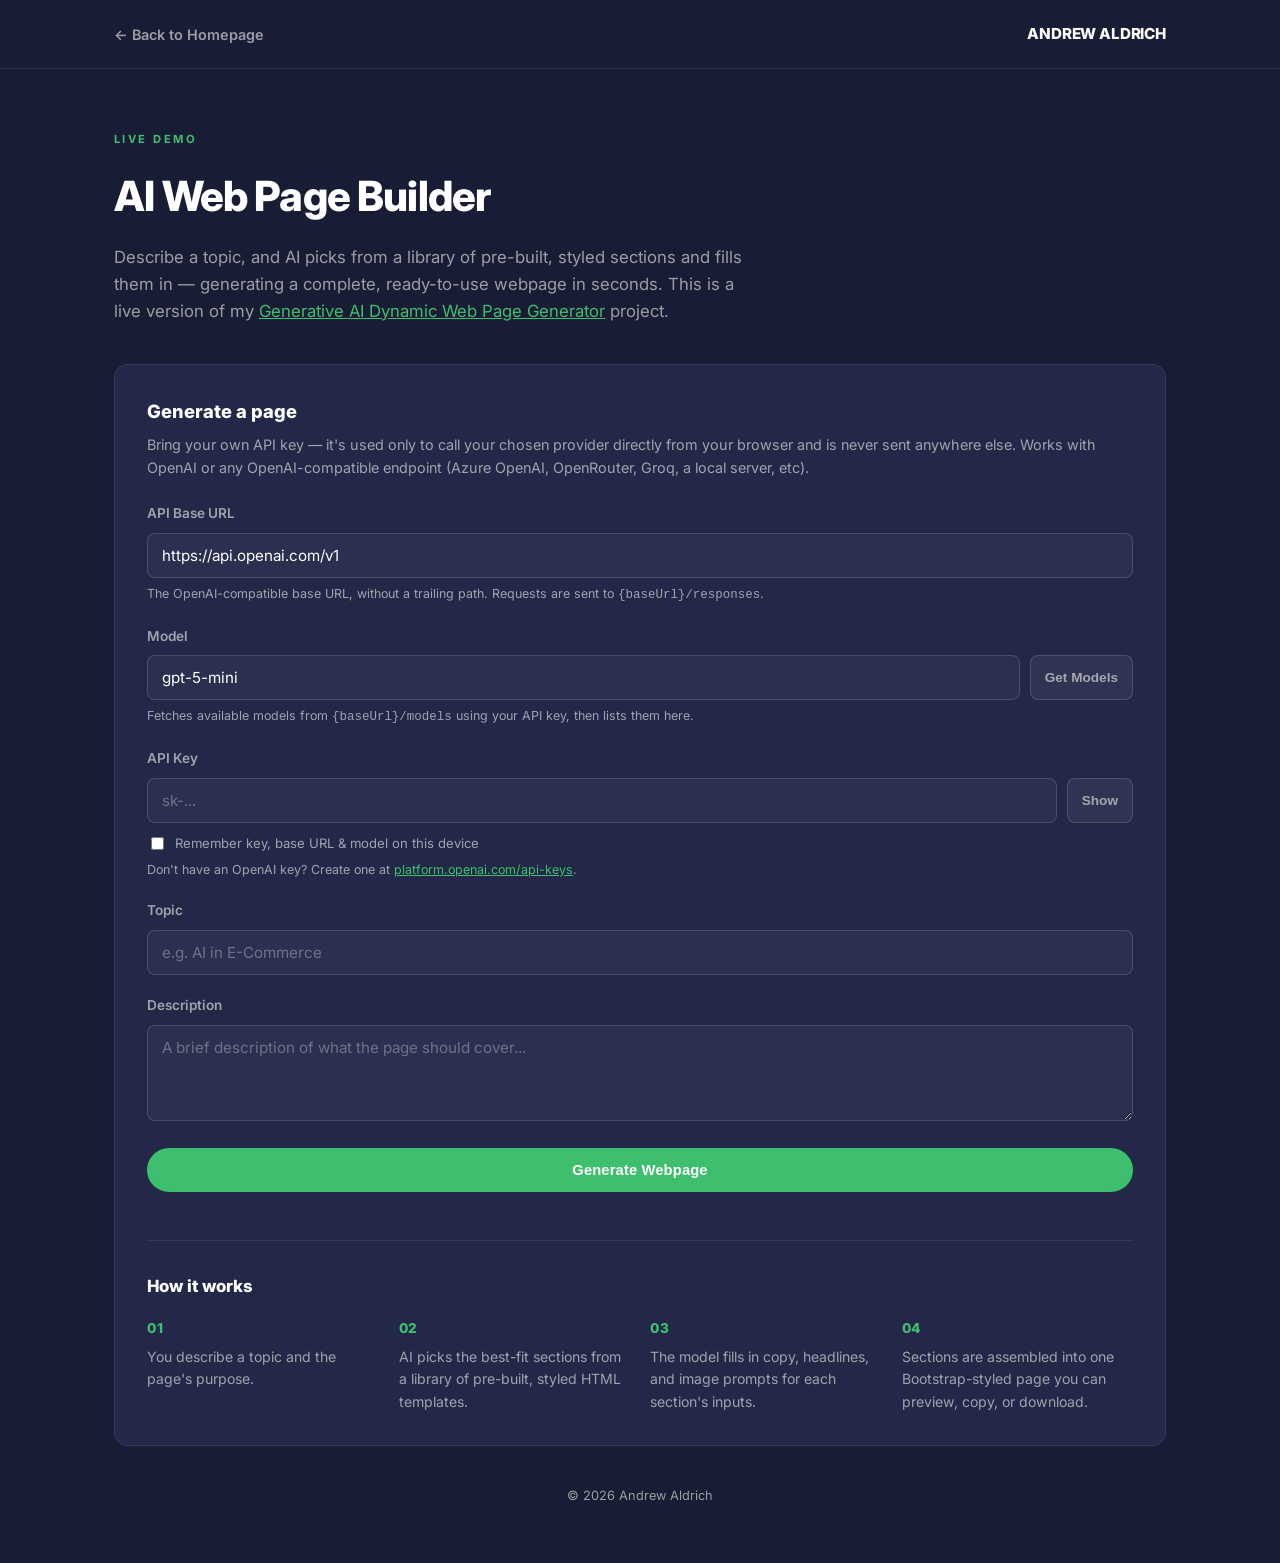
<file: aiwebpagebuilder.html>
<!DOCTYPE html>
<html lang="en">

<head>
  <meta charset="utf-8" />
  <meta name="viewport" content="width=device-width, initial-scale=1" />
  <title>AI Web Page Builder | Andrew Aldrich</title>
  <meta name="description" content="Generate a complete, styled webpage from a topic and description using AI — a live demo of Andrew Aldrich's Generative AI Dynamic Web Page Generator project." />
  <meta name="robots" content="index, follow" />
  <link rel="canonical" href="https://andrewaldrichnet.github.io/aiwebpagebuilder.html" />

  <link rel="preconnect" href="https://fonts.googleapis.com" />
  <link rel="preconnect" href="https://fonts.gstatic.com" crossorigin />
  <link href="https://fonts.googleapis.com/css2?family=Inter:wght@400;500;600;700;800;900&display=swap" rel="stylesheet" />

  <!-- Google tag (gtag.js) -->
  <script async src="https://www.googletagmanager.com/gtag/js?id=G-FTBCHPVYPB"></script>
  <script>
    window.dataLayer = window.dataLayer || [];
    function gtag(){dataLayer.push(arguments);}
    gtag('js', new Date());
    gtag('config', 'G-FTBCHPVYPB');
  </script>

  <style>
    :root{
      --ink:#181c34;
      --ink-2:#232849;
      --paper:#f6f4ee;
      --paper-2:#ebe8e0;
      --line:rgba(24,28,52,0.12);
      --line-light:rgba(246,244,238,0.16);
      --accent:#3ebf6e;
      --accent-soft:#d3f2df;
      --muted:#69666b;
      --muted-light:rgba(246,244,238,0.6);
      --danger:#e35b5b;
      --max:1100px;
      --sans:"Inter", -apple-system, BlinkMacSystemFont, sans-serif;
      --ease:cubic-bezier(.16,.8,.2,1);
    }
    *{box-sizing:border-box;}
    body{
      margin:0;font-family:var(--sans);color:#fff;background:var(--ink);
      -webkit-font-smoothing:antialiased;line-height:1.6;
    }
    a{color:inherit;}
    .wrap{max-width:var(--max);margin:0 auto;padding:0 24px;}

    header.topbar{padding:22px 0;border-bottom:1px solid rgba(255,255,255,0.08);}
    .topbar-inner{display:flex;align-items:center;justify-content:space-between;}
    .back-link{display:inline-flex;align-items:center;gap:8px;color:var(--muted-light);font-size:0.9rem;font-weight:600;text-decoration:none;transition:color .2s ease;}
    .back-link:hover{color:#fff;}
    .brand{font-size:0.95rem;font-weight:800;letter-spacing:-0.01em;text-transform:uppercase;color:#fff;}

    .hero{padding:56px 0 8px;}
    .eyebrow{font-size:0.7rem;letter-spacing:0.22em;text-transform:uppercase;color:var(--accent);font-weight:700;margin-bottom:14px;display:inline-block;}
    h1{font-size:clamp(1.9rem,4vw,2.6rem);font-weight:800;letter-spacing:-0.02em;margin:0 0 14px;}
    .hero p.lede{color:var(--muted-light);font-size:1.05rem;max-width:640px;margin:0;}

    .panel{background:var(--ink-2);border:1px solid rgba(255,255,255,0.08);border-radius:14px;padding:32px;margin-top:32px;}
    .panel h2{font-size:1.15rem;margin:0 0 6px;font-weight:800;}
    .panel .sub{color:var(--muted-light);font-size:0.9rem;margin:0 0 24px;}

    label{display:block;font-size:0.85rem;font-weight:600;color:var(--muted-light);margin-bottom:8px;}
    .field{margin-bottom:20px;}
    .hint{font-size:0.78rem;color:var(--muted-light);margin-top:6px;}
    .hint a{color:var(--accent);text-decoration:underline;}

    input[type="password"],
    input[type="text"],
    textarea{
      width:100%;padding:12px 14px;border-radius:8px;border:1px solid rgba(255,255,255,0.14);
      background:rgba(255,255,255,0.04);color:#fff;font-family:var(--sans);font-size:0.95rem;
      transition:border-color .2s ease, background .2s ease;
    }
    input[type="password"]::placeholder,
    input[type="text"]::placeholder,
    textarea::placeholder{color:rgba(255,255,255,0.32);}
    input:focus,textarea:focus{outline:none;border-color:var(--accent);background:rgba(255,255,255,0.06);}
    textarea{resize:vertical;min-height:96px;font-family:var(--sans);}

    .key-row{display:flex;gap:10px;align-items:stretch;}
    .key-row input{flex:1;}
    .toggle-visibility{background:rgba(255,255,255,0.06);border:1px solid rgba(255,255,255,0.14);color:var(--muted-light);
      border-radius:8px;padding:0 14px;cursor:pointer;font-size:0.85rem;font-weight:600;white-space:nowrap;}
    .toggle-visibility:hover{color:#fff;border-color:rgba(255,255,255,0.3);}

    .checkbox-row{display:flex;align-items:center;gap:8px;margin-top:10px;}
    .checkbox-row input{width:auto;}
    .checkbox-row label{margin:0;font-weight:400;color:var(--muted-light);font-size:0.82rem;}

    .btn{display:inline-flex;align-items:center;justify-content:center;gap:10px;padding:14px 28px;font-size:0.92rem;font-weight:700;
      border-radius:100px;cursor:pointer;border:none;letter-spacing:0.01em;width:100%;
      background:var(--accent);color:#fff;transition:transform .2s var(--ease),background .2s ease,opacity .2s ease;}
    .btn:hover:not(:disabled){transform:translateY(-2px);background:#1f7a4d;}
    .btn:disabled{opacity:0.6;cursor:not-allowed;transform:none;}

    .spinner{display:none;width:16px;height:16px;border:2px solid rgba(255,255,255,0.35);border-top-color:#fff;
      border-radius:50%;animation:spin .8s linear infinite;}
    @keyframes spin{to{transform:rotate(360deg);}}

    .status-box{margin-top:18px;padding:12px 16px;border-radius:10px;font-size:0.88rem;display:none;}
    .status-info{background:rgba(62,191,110,0.12);color:var(--accent-soft);border:1px solid rgba(62,191,110,0.3);}
    .status-success{background:rgba(62,191,110,0.16);color:#c9f5da;border:1px solid rgba(62,191,110,0.4);}
    .status-error{background:rgba(227,91,91,0.14);color:#ffd3d3;border:1px solid rgba(227,91,91,0.4);}

    .results{display:none;margin-top:32px;}
    .results h2{font-size:1.05rem;margin:0 0 14px;}
    .preview-frame-wrap{border:1px solid rgba(255,255,255,0.1);border-radius:12px;overflow:hidden;background:#fff;}
    #previewFrame{width:100%;height:520px;border:0;display:block;}

    .code-head{display:flex;align-items:center;justify-content:space-between;margin:28px 0 12px;flex-wrap:wrap;gap:12px;}
    .code-head h2{margin:0;}
    .code-actions{display:flex;gap:10px;}
    .btn-small{width:auto;padding:9px 18px;font-size:0.82rem;background:rgba(255,255,255,0.08);border:1px solid rgba(255,255,255,0.16);}
    .btn-small:hover:not(:disabled){background:rgba(255,255,255,0.14);}
    #generatedHtml{font-family:"SF Mono", Menlo, Consolas, monospace;font-size:0.78rem;min-height:260px;color:#c9f5da;background:rgba(0,0,0,0.3);}

    .how-it-works{margin-top:48px;padding-top:32px;border-top:1px solid rgba(255,255,255,0.08);}
    .how-it-works h2{font-size:1.05rem;margin:0 0 18px;}
    .steps{display:grid;grid-template-columns:repeat(auto-fit,minmax(180px,1fr));gap:20px;}
    .step .n{color:var(--accent);font-weight:800;font-size:0.85rem;letter-spacing:0.05em;}
    .step p{color:var(--muted-light);font-size:0.88rem;margin:6px 0 0;}

    footer{padding:40px 0 60px;text-align:center;color:var(--muted-light);font-size:0.8rem;}

    @media (max-width:640px){
      .panel{padding:22px;}
      .key-row{flex-direction:column;}
    }
  </style>
</head>

<body>

  <header class="topbar">
    <div class="wrap topbar-inner">
      <a href="index.html" class="back-link">&larr; Back to Homepage</a>
      <span class="brand">Andrew Aldrich</span>
    </div>
  </header>

  <section class="hero">
    <div class="wrap">
      <span class="eyebrow">Live Demo</span>
      <h1>AI Web Page Builder</h1>
      <p class="lede">Describe a topic, and AI picks from a library of pre-built, styled sections and fills them in — generating a complete, ready-to-use webpage in seconds. This is a live version of my <a href="index.html#aiwebpagegenerator" style="color:var(--accent);">Generative AI Dynamic Web Page Generator</a> project.</p>
    </div>
  </section>

  <div class="wrap">
    <div class="panel">
      <h2>Generate a page</h2>
      <p class="sub">Bring your own API key — it's used only to call your chosen provider directly from your browser and is never sent anywhere else. Works with OpenAI or any OpenAI-compatible endpoint (Azure OpenAI, OpenRouter, Groq, a local server, etc).</p>

      <form id="builderForm">
        <div class="field">
          <label for="baseUrl">API Base URL</label>
          <input type="text" id="baseUrl" placeholder="https://api.openai.com/v1" autocomplete="off" />
          <p class="hint">The OpenAI-compatible base URL, without a trailing path. Requests are sent to <code>{baseUrl}/responses</code>.</p>
        </div>

        <div class="field">
          <label for="model">Model</label>
          <div class="key-row">
            <input type="text" id="model" list="modelList" placeholder="gpt-5-mini" autocomplete="off" />
            <datalist id="modelList"></datalist>
            <button type="button" class="toggle-visibility" id="getModelsBtn">Get Models</button>
          </div>
          <p class="hint" id="modelsHint">Fetches available models from <code>{baseUrl}/models</code> using your API key, then lists them here.</p>
        </div>

        <div class="field">
          <label for="openaiKey">API Key</label>
          <div class="key-row">
            <input type="password" id="openaiKey" placeholder="sk-..." autocomplete="off" required />
            <button type="button" class="toggle-visibility" id="toggleKeyVisibility">Show</button>
          </div>
          <div class="checkbox-row">
            <input type="checkbox" id="rememberKey" />
            <label for="rememberKey">Remember key, base URL &amp; model on this device</label>
          </div>
          <p class="hint">Don't have an OpenAI key? Create one at <a href="https://platform.openai.com/api-keys" target="_blank" rel="noopener">platform.openai.com/api-keys</a>.</p>
        </div>

        <div class="field">
          <label for="topic">Topic</label>
          <input type="text" id="topic" placeholder="e.g. AI in E-Commerce" required />
        </div>

        <div class="field">
          <label for="description">Description</label>
          <textarea id="description" placeholder="A brief description of what the page should cover..." required></textarea>
        </div>

        <button type="submit" class="btn" id="generate-btn">
          <span class="spinner" id="generate-spinner"></span>
          <span id="generate-btn-label">Generate Webpage</span>
        </button>

        <div class="status-box" id="statusBox"></div>
      </form>

      <div class="results" id="resultsSection">
        <h2>Preview</h2>
        <div class="preview-frame-wrap">
          <iframe id="previewFrame" title="Generated page preview" sandbox=""></iframe>
        </div>

        <div class="code-head">
          <h2>Generated HTML</h2>
          <div class="code-actions">
            <button type="button" class="btn btn-small" id="copyBtn">Copy</button>
            <button type="button" class="btn btn-small" id="downloadBtn">Download .html</button>
          </div>
        </div>
        <textarea id="generatedHtml" readonly></textarea>
      </div>

      <div class="how-it-works">
        <h2>How it works</h2>
        <div class="steps">
          <div class="step"><div class="n">01</div><p>You describe a topic and the page's purpose.</p></div>
          <div class="step"><div class="n">02</div><p>AI picks the best-fit sections from a library of pre-built, styled HTML templates.</p></div>
          <div class="step"><div class="n">03</div><p>The model fills in copy, headlines, and image prompts for each section's inputs.</p></div>
          <div class="step"><div class="n">04</div><p>Sections are assembled into one Bootstrap-styled page you can preview, copy, or download.</p></div>
        </div>
      </div>
    </div>
  </div>

  <footer>
    &copy; <span id="year"></span> Andrew Aldrich
  </footer>

  <script src="aiwebpagebuilder/template-html.js"></script>
  <script src="aiwebpagebuilder/sections-html.js"></script>
  <script src="aiwebpagebuilder/sections.js"></script>
  <script src="aiwebpagebuilder/script.js"></script>
  <script>
    document.getElementById('year').textContent = new Date().getFullYear();
    document.getElementById('toggleKeyVisibility').addEventListener('click', function () {
      const input = document.getElementById('openaiKey');
      const isPassword = input.type === 'password';
      input.type = isPassword ? 'text' : 'password';
      this.textContent = isPassword ? 'Hide' : 'Show';
    });
  </script>
</body>

</html>
</file>
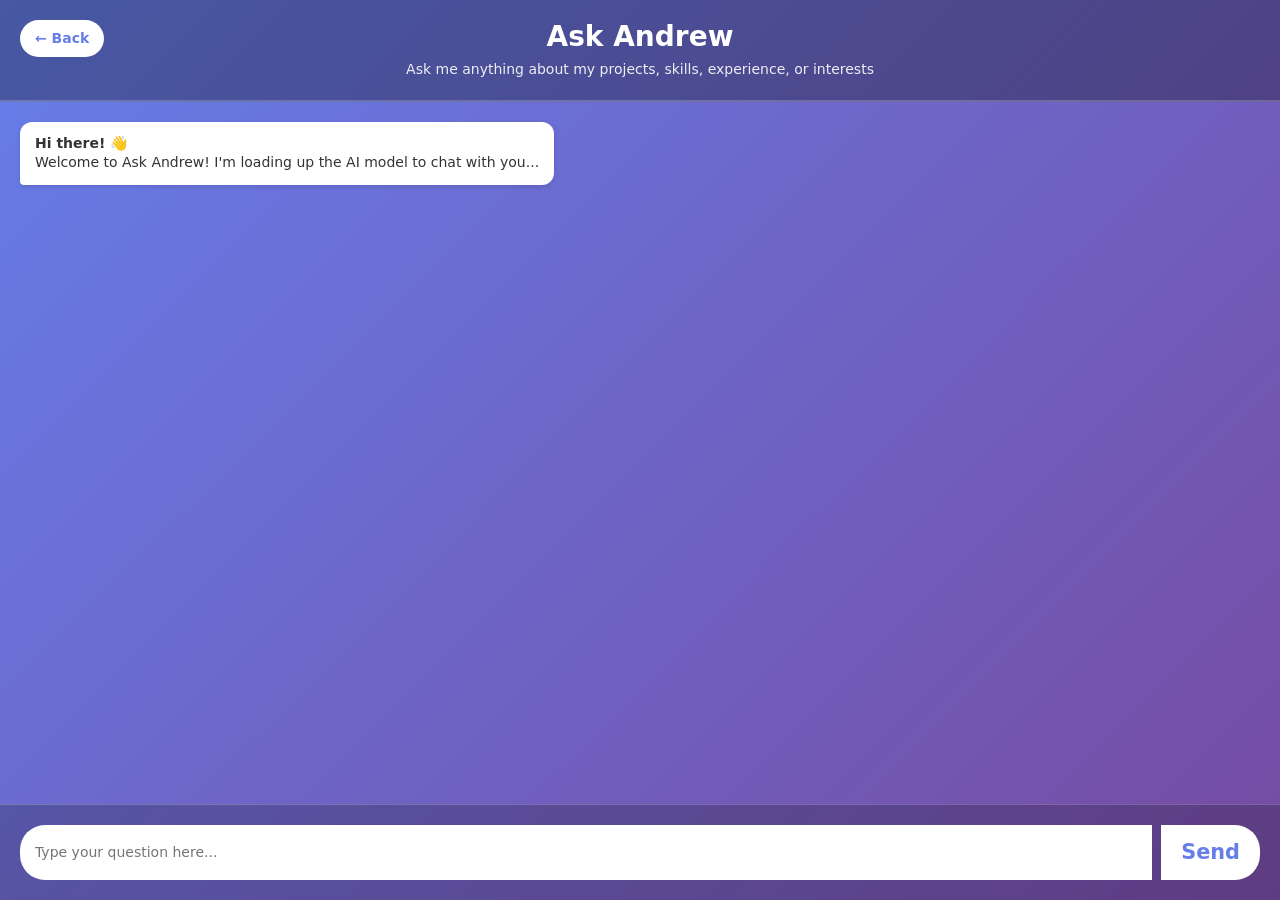
<file: ask.html>
<!DOCTYPE html>
<html lang="en">

<head>
  <meta charset="utf-8" />
  <meta name="viewport" content="width=device-width, initial-scale=1" />
  <title>Ask Andrew | AI Chatbot</title>
  <link href="https://cdn.jsdelivr.net/npm/bootstrap@5.2.2/dist/css/bootstrap.min.css" rel="stylesheet"
    integrity="sha384-Zenh87qX5JnK2Jl0vWa8Ck2rdkQ2Bzep5IDxbcnCeuOxjzrPF/et3URy9Bv1WTRi" crossorigin="anonymous" />
  <link href="site.css" rel="stylesheet" />
  <style>
    .chat-container {
      display: flex;
      flex-direction: column;
      height: 100vh;
      background: linear-gradient(135deg, #667eea 0%, #764ba2 100%);
    }

    .chat-header {
      background: rgba(0, 0, 0, 0.3);
      color: white;
      padding: 20px;
      text-align: center;
      border-bottom: 2px solid rgba(255, 255, 255, 0.2);
    }

    .chat-header h1 {
      margin: 0;
      font-size: 28px;
      font-weight: 600;
    }

    .chat-header p {
      margin: 5px 0 0 0;
      font-size: 14px;
      opacity: 0.9;
    }

    .messages-container {
      flex: 1;
      overflow-y: auto;
      padding: 20px;
      display: flex;
      flex-direction: column;
      gap: 15px;
    }

    .message {
      display: flex;
      margin-bottom: 10px;
      animation: slideIn 0.3s ease-in-out;
    }

    @keyframes slideIn {
      from {
        opacity: 0;
        transform: translateY(10px);
      }
      to {
        opacity: 1;
        transform: translateY(0);
      }
    }

    .message.user {
      justify-content: flex-end;
    }

    .message.bot {
      justify-content: flex-start;
    }

    .message-content {
      max-width: 70%;
      padding: 12px 15px;
      border-radius: 12px;
      word-wrap: break-word;
      line-height: 1.4;
      font-size: 14px;
    }

    .user .message-content {
      background-color: #0d6efd;
      color: white;
      border-bottom-right-radius: 4px;
    }

    .bot .message-content {
      background-color: white;
      color: #333;
      border-bottom-left-radius: 4px;
      box-shadow: 0 2px 5px rgba(0, 0, 0, 0.1);
    }

    .typing-indicator {
      display: flex;
      align-items: center;
      gap: 4px;
      padding: 12px 15px;
      background-color: white;
      border-radius: 12px;
      border-bottom-left-radius: 4px;
    }

    .typing-dot {
      width: 8px;
      height: 8px;
      border-radius: 50%;
      background-color: #667eea;
      animation: typing 1.4s infinite;
    }

    .typing-dot:nth-child(2) {
      animation-delay: 0.2s;
    }

    .typing-dot:nth-child(3) {
      animation-delay: 0.4s;
    }

    @keyframes typing {
      0%, 60%, 100% {
        opacity: 0.5;
        transform: translateY(0);
      }
      30% {
        opacity: 1;
        transform: translateY(-10px);
      }
    }

    .input-container {
      padding: 20px;
      background: rgba(0, 0, 0, 0.2);
      border-top: 1px solid rgba(255, 255, 255, 0.2);
    }

    .input-group {
      display: flex;
      gap: 10px;
    }

    .input-group input {
      flex: 1;
      padding: 12px 15px;
      border: none;
      border-radius: 25px;
      background: white;
      font-size: 14px;
    }

    .input-group input:focus {
      outline: none;
      box-shadow: 0 0 0 3px rgba(255, 255, 255, 0.3);
    }

    .input-group button {
      padding: 12px 20px;
      background: white;
      color: #667eea;
      border: none;
      border-radius: 25px;
      cursor: pointer;
      font-weight: 600;
      transition: all 0.3s ease;
    }

    .input-group button:hover {
      background: #f0f0f0;
      transform: scale(1.05);
    }

    .input-group button:active {
      transform: scale(0.95);
    }

    .nav-back {
      position: absolute;
      top: 20px;
      left: 20px;
      background: white;
      color: #667eea;
      border: none;
      padding: 8px 15px;
      border-radius: 20px;
      cursor: pointer;
      font-weight: 600;
      text-decoration: none;
      font-size: 14px;
      transition: all 0.3s ease;
    }

    .nav-back:hover {
      background: #f0f0f0;
      transform: translateX(-5px);
    }

    .loading-spinner {
      display: inline-block;
      width: 16px;
      height: 16px;
      border: 2px solid rgba(255, 255, 255, 0.3);
      border-top-color: white;
      border-radius: 50%;
      animation: spin 0.8s linear infinite;
      margin-right: 8px;
    }

    @keyframes spin {
      to {
        transform: rotate(360deg);
      }
    }

    .error-message {
      background: #ff6b6b;
      color: white;
      padding: 12px 15px;
      border-radius: 12px;
      margin: 10px 0;
    }

    .info-message {
      background: #667eea;
      color: white;
      padding: 12px 15px;
      border-radius: 12px;
      margin: 10px 0;
    }

    .joke-message {
      background: #764ba2;
      color: white;
      padding: 12px 15px;
      border-radius: 12px;
      margin: 10px 0;
      font-style: italic;
    }

    .loading-message {
      background: rgba(255, 255, 255, 0.2);
      color: white;
      padding: 12px 15px;
      border-radius: 12px;
      margin: 10px 0;
    }

    @media (max-width: 768px) {
      .message-content {
        max-width: 85%;
      }

      .nav-back {
        top: 10px;
        left: 10px;
        padding: 6px 12px;
        font-size: 12px;
      }

      .chat-header h1 {
        font-size: 22px;
      }
    }
  </style>
</head>

<body>
  <div class="chat-container">
    <a href="index.html" class="nav-back">← Back</a>
    
    <div class="chat-header">
      <h1>Ask Andrew</h1>
      <p>Ask me anything about my projects, skills, experience, or interests</p>
    </div>

    <div class="messages-container" id="messagesContainer">
      <!-- Initial welcome message -->
      <div class="message bot">
        <div class="message-content">
          <strong>Hi there! 👋</strong><br>Welcome to Ask Andrew! I'm loading up the AI model to chat with you...
        </div>
      </div>
    </div>

    <div class="input-container">
      <div class="input-group">
        <input 
          type="text" 
          id="userInput" 
          placeholder="Type your question here..." 
          autocomplete="off"
        />
        <button id="sendBtn">Send</button>
      </div>
      <div id="loadingStatus" style="color: white; font-size: 12px; margin-top: 8px; display: none;">
        <span class="loading-spinner"></span><span id="statusText">Loading AI model...</span>
      </div>
    </div>
  </div>

  <script src="https://cdn.jsdelivr.net/npm/bootstrap@5.2.2/dist/js/bootstrap.min.js"></script>
  
  <!-- WebLLM for local LLM -->
  <script type="module">
    import * as webllm from "https://esm.run/@mlc-ai/web-llm";

    let andrewData = null;
    let engine = null;
    let modelReady = false;
    let browserSupported = true;
    const selectedModel = "Llama-3.2-1B-Instruct-q4f32_1-MLC"; // "Llama-3.1-8B-Instruct-q4f32_1-MLC";

    const messagesContainer = document.getElementById('messagesContainer');
    const userInput = document.getElementById('userInput');
    const sendBtn = document.getElementById('sendBtn');
    const loadingStatus = document.getElementById('loadingStatus');
    const statusText = document.getElementById('statusText');

    // Jokes and fun facts to show while loading
    const jokesTips = [
      "💡 Did you know? Andrew can play drums, piano, AND guitar!",
      "😄 Why did the developer go broke? Because they used up all their cache!",
      "🎵 Andrew is the music director at Johnston City UPC. Rock on! 🤘",
      "😄 How many developers does it take to change a light bulb? None, that's a hardware problem!",
      "🚀 Andrew is a Lead Engineer at Brownells, creating solutions to real-world business problems.",
      "😄 Why do Java developers wear glasses? Because they don't C#!",
      "📱 Andrew has built full-stack applications using React, Angular, TypeScript, and more!",
      "😄 A SQL query walks into a bar, walks up to two tables and asks... 'Can I join you?'",
      "🎬 Andrew has experience with video creation and photography!",
      "😄 Why did the developer go to the beach? Because they wanted to surf the web!",
      "🏆 Andrew holds multiple professional certifications in cloud and web technologies.",
      "😄 How do you comfort a JavaScript bug? You console it!",
      "🎓 Andrew holds degrees from Western Governors University and John A Logan College.",
    ];

    // Browser compatibility detection
    function checkBrowserSupport() {
      console.log('=== Checking Browser Support ===');
      
      // Check for required APIs
      const hasWebGPU = !!(navigator.gpu);
      const hasWebWorkers = typeof Worker !== 'undefined';
      const hasIndexedDB = !!window.indexedDB;
      const hasLocalStorage = !!window.localStorage;
      const isChrome = /Chrome/.test(navigator.userAgent) && /Google Inc/.test(navigator.vendor);
      const isEdge = /Edg/.test(navigator.userAgent);
      const isFirefox = /Firefox/.test(navigator.userAgent);
      const isSafari = /Safari/.test(navigator.userAgent) && !/Chrome/.test(navigator.userAgent);
      
      console.log('Browser capabilities:', {
        hasWebGPU,
        hasWebWorkers,
        hasIndexedDB,
        hasLocalStorage,
        isChrome,
        isEdge,
        isFirefox,
        isSafari,
        userAgent: navigator.userAgent
      });

      // WebLLM requires WebGPU and WebWorkers
      if (!hasWebGPU) {
        console.warn('⚠️ WebGPU not supported');
        return false;
      }

      if (!hasWebWorkers) {
        console.warn('⚠️ Web Workers not supported');
        return false;
      }

      if (!hasIndexedDB) {
        console.warn('⚠️ IndexedDB not supported');
        return false;
      }

      // Support Chrome, Edge, Firefox, and Safari
      if (!isChrome && !isEdge && !isFirefox && !isSafari) {
        console.warn('⚠️ Browser may not be fully supported');
        return false;
      }

      console.log('✓ Browser appears to support WebLLM');
      return true;
    }

    // Show browser not supported message
    function showBrowserNotSupportedMessage() {
      const messageDiv = document.createElement('div');
      messageDiv.className = 'message bot';
      
      const contentDiv = document.createElement('div');
      contentDiv.className = 'message-content error-message';
      contentDiv.innerHTML = `
        <strong>⚠️ Browser Not Fully Supported</strong><br>
        This AI chat feature requires a modern browser with WebGPU support.<br><br>
        <strong>Supported browsers and platforms:</strong>
        <ul style="margin: 10px 0; padding-left: 20px;">
          <li><strong>Chrome/Edge/Chromium 113+:</strong> Windows (Direct3D 12), macOS, ChromeOS, Android 12+ (Qualcomm/ARM GPUs), with GPU support enabled</li>
          <li><strong>Firefox 141+:</strong> Windows; Firefox 145+ on macOS Tahoe 26 (ARM64)</li>
          <li><strong>Safari:</strong> macOS Tahoe 26, iOS 26, iPadOS 26, visionOS 26</li>
        </ul>
        <strong>To enable WebGPU in Firefox (if feature flag not enabled):</strong> Visit <code>about:config</code> and set <code>dom.webgpu.enabled</code> to <code>true</code><br><br>
        I can still help using knowledge-based responses, but the full AI experience requires WebGPU.
      `;
      
      messageDiv.appendChild(contentDiv);
      messagesContainer.appendChild(messageDiv);
      messagesContainer.scrollTop = messagesContainer.scrollHeight;
    }

    // Show joke/tip while loading
    function showJokeTip() {
      const randomJoke = jokesTips[Math.floor(Math.random() * jokesTips.length)];
      const messageDiv = document.createElement('div');
      messageDiv.className = 'message bot';
      
      const contentDiv = document.createElement('div');
      contentDiv.className = 'message-content joke-message';
      contentDiv.innerHTML = randomJoke;
      
      messageDiv.appendChild(contentDiv);
      messagesContainer.appendChild(messageDiv);
      messagesContainer.scrollTop = messagesContainer.scrollHeight;
    }

    // Show informational message
    function showLoadingInfo() {
      const messageDiv = document.createElement('div');
      messageDiv.className = 'message bot';
      
      const contentDiv = document.createElement('div');
      contentDiv.className = 'message-content loading-message';
      contentDiv.innerHTML = `
        <strong>⏳ Still loading...</strong><br>
        The AI model is being initialized for the first time (this takes about 1-2 minutes on first load).
        I can answer questions right now using knowledge-based responses while we wait!
      `;
      
      messageDiv.appendChild(contentDiv);
      messagesContainer.appendChild(messageDiv);
      messagesContainer.scrollTop = messagesContainer.scrollHeight;
    }

    // Load Andrew's data
    async function loadAndrewData() {
      console.log('Loading Andrew data from JSON...');
      try {
        const response = await fetch('/data/andrewData.json');
        if (!response.ok) {
          throw new Error(`HTTP error! status: ${response.status}`);
        }
        andrewData = await response.json();
        console.log('✓ Andrew data loaded successfully');
        console.log('Data keys available:', Object.keys(andrewData));
      } catch (error) {
        console.error('✗ Error loading Andrew data:', error);
        showMessage('bot', '⚠️ Error loading knowledge base. Some responses may be limited. Please refresh the page.');
      }
    }

    // Track loading start time and last message time
    let loadingStartTime = null;
    let lastMessageTime = 0;
    const MESSAGE_INTERVAL = 45 * 1000; // Show a message every 45 seconds

    // Callback for model loading progress
    const initProgressCallback = (initProgress) => {
      const progress = Math.round((initProgress.progress * 100));
      statusText.textContent = `Loading AI model... ${progress}%`;
      console.log(`Progress: ${progress}%`);

      // Initialize loading start time on first call
      if (!loadingStartTime) {
        loadingStartTime = Date.now();
        lastMessageTime = 0;
      }

      // Show jokes/tips based on elapsed time (every 45 seconds)
      const elapsedTime = Date.now() - loadingStartTime;
      const timeSinceLastMessage = elapsedTime - lastMessageTime;

      if (timeSinceLastMessage >= MESSAGE_INTERVAL) {
        if (elapsedTime < MESSAGE_INTERVAL * 2) {
          showJokeTip();
        } else if (elapsedTime < MESSAGE_INTERVAL * 3) {
          showLoadingInfo();
        } else if (elapsedTime < MESSAGE_INTERVAL * 4) {
          showJokeTip();
        } else {
          // Continue showing jokes every 45 seconds after the first 2+ minutes
          showJokeTip();
        }
        lastMessageTime = elapsedTime;
      }
    };

    // Initialize the AI model using WebLLM
    async function initializeModel() {
      try {
        console.log('=== Initializing WebLLM Model ===');
        console.log('Selected model:', selectedModel);
        
        // Check browser support first
        if (!checkBrowserSupport()) {
          console.warn('Browser does not support required APIs for WebLLM');
          browserSupported = false;
          modelReady = false;
          showBrowserNotSupportedMessage();
          loadingStatus.style.display = 'block';
          statusText.textContent = 'Using knowledge-based responses (your browser requires WebGPU support)';
          return;
        }

        loadingStatus.style.display = 'block';
        statusText.textContent = 'Loading AI model... 0%';
        
        try {
          engine = await webllm.CreateMLCEngine(
            selectedModel,
            { initProgressCallback: initProgressCallback }
          );
          
          modelReady = true;
          console.log('✓ Model initialized successfully');
          console.log('=== Model Initialization Complete ===');
          loadingStatus.style.display = 'none';
          
          // Show completion message
          const messageDiv = document.createElement('div');
          messageDiv.className = 'message bot';
          
          const contentDiv = document.createElement('div');
          contentDiv.className = 'message-content';
          contentDiv.innerHTML = `
            <strong>✓ Ready to chat!</strong><br>
            The AI model has loaded successfully. You can now ask me anything about Andrew's projects, skills, experience, or interests.<br><br>
            <strong>Example questions:</strong><br>
            • <em>"What projects have you worked on?"</em><br>
            • <em>"Tell me about your experience with React"</em><br>
            • <em>"What's your background in AI and ML?"</em><br>
            • <em>"Tell me about your music interests"</em><br><br>
            <small><strong>Disclaimer:</strong> AI responses are generated automatically and may not be entirely accurate. These responses are provided for informational purposes and may not necessarily reflect Andrew's personal views, opinions, or professional recommendations. For official inquiries or critical information, please contact Andrew directly.</small>
          `;
          
          messageDiv.appendChild(contentDiv);
          messagesContainer.appendChild(messageDiv);
          messagesContainer.scrollTop = messagesContainer.scrollHeight;

          // Reset loading timer
          loadingStartTime = null;
          lastMessageTime = 0;
        } catch (error) {
          console.error('Model loading error:', error);
          
          // Check if it's a WebGPU-related error
          if (error.message && (error.message.includes('WebGPU') || error.message.includes('GPU'))) {
            browserSupported = false;
            showBrowserNotSupportedMessage();
          } else {
            console.error('Error details:', {
              name: error.name,
              message: error.message,
              stack: error.stack
            });
            showMessage('bot', '⚠️ AI model failed to load. Using knowledge-based responses instead. Try refreshing if you continue to have issues.');
          }
          
          modelReady = false;
          loadingStatus.style.display = 'block';
          statusText.textContent = 'Using knowledge-based responses';

          // Reset loading timer
          loadingStartTime = null;
          lastMessageTime = 0;
        }
      } catch (error) {
        console.error('Unexpected error during initialization:', error);
        showMessage('bot', '⚠️ An unexpected error occurred. Please refresh the page.');
        modelReady = false;
        loadingStatus.style.display = 'block';
        statusText.textContent = 'Error during initialization';

        // Reset loading timer
        loadingStartTime = null;
        lastMessageTime = 0;
      }
    }

    // Get available data keys from andrewData
    function getAvailableKeys() {
      if (!andrewData) {
        console.warn('getAvailableKeys: andrewData not loaded');
        return [];
      }
      const keys = Object.keys(andrewData).filter(key => key !== '_id');
      console.log('Available data keys:', keys);
      return keys;
    }

    // Ask LLM which context keys would be helpful for the user's question
    async function requestContextKeys(userQuestion) {
      console.log('=== requestContextKeys START ===');
      console.log('User question:', userQuestion);
      
      if (!modelReady || !engine) {
        console.warn('Model not ready, returning all available keys');
        const allKeys = getAvailableKeys();
        console.log('Fallback keys:', allKeys);
        return allKeys;
      }

      try {
        const availableKeys = getAvailableKeys();
        console.log('Available keys for LLM selection:', availableKeys);
        
        const systemPrompt = `You are a helpful assistant that determines which data context would be useful for answering a question about Andrew Aldrich. 

Respond with ONLY the following format:
USECONTEXT key1, key2, key3

Where key1, key2, etc. are the relevant data categories from this list: ${availableKeys.join(', ')}

Choose only the keys that are necessary to answer the question well. Always include 'profile' for context about who Andrew is.`;

        const messages = [
          { role: "system", content: systemPrompt },
          { 
            role: "user", 
            content: `Question: "${userQuestion}"\n\nWhich data keys from the available data would be helpful to answer this question? Respond with the USECONTEXT format only.`
          }
        ];

        console.log('Sending context key request to LLM...');
        const chunks = await engine.chat.completions.create({
          messages,
          temperature: 0.3,
          max_tokens: 100,
          stream: true,
        });

        let response = "";
        for await (const chunk of chunks) {
          response += chunk.choices[0]?.delta.content || "";
        }

        console.log('LLM context key response:', response);

        // Parse the response to extract keys
        const match = response.match(/USECONTEXT\s*(.+)/i);
        if (match) {
          const keysString = match[1].trim();
          console.log('Extracted keys string:', keysString);
          
          const requestedKeys = keysString
            .split(',')
            .map(k => k.trim())
            .filter(k => availableKeys.includes(k));
          
          console.log('Parsed requested keys:', requestedKeys);
          console.log('=== requestContextKeys END (SUCCESS) ===');
          
          return requestedKeys.length > 0 ? requestedKeys : availableKeys;
        }
        
        console.warn('No USECONTEXT format found in response, using all keys');
        console.log('=== requestContextKeys END (FALLBACK) ===');
        return availableKeys;
      } catch (error) {
        console.error('Error requesting context keys:', error);
        console.log('=== requestContextKeys END (ERROR) ===');
        return getAvailableKeys();
      }
    }

    // Format Andrew's data into context based on selected keys
    function buildContext(selectedKeys) {
      console.log('=== buildContext START ===');
      console.log('Selected keys:', selectedKeys);
      
      if (!andrewData || !selectedKeys || selectedKeys.length === 0) {
        console.warn('buildContext: Missing andrewData or selectedKeys');
        console.log('=== buildContext END (EMPTY) ===');
        return '';
      }
      
      let context = '';
      let includedSections = [];
      
      // Always include profile information
      if (selectedKeys.includes('profile') || selectedKeys.includes('profile')) {
        context += `Title: ${andrewData.profile.title}\n`;
        context += `About: ${andrewData.profile.description}\n`;
        context += `Location: ${andrewData.profile.location}\n`;
        context += `LinkedIn: ${andrewData.profile.linkedIn}\n\n`;
        includedSections.push('profile');
      }

      if (selectedKeys.includes('skills')) {
        context += `Skills: ${andrewData.skills.join(', ')}\n\n`;
        includedSections.push('skills');
      }

      if (selectedKeys.includes('projects') && andrewData.projects) {
        context += `Projects:\n`;
        andrewData.projects.forEach(project => {
          context += `- ${project.title}: ${project.description} (Tech: ${project.techUsed.join(', ')})\n`;
        });
        context += '\n';
        includedSections.push('projects');
      }

      if (selectedKeys.includes('education') && andrewData.education) {
        context += `Education:\n`;
        andrewData.education.forEach(edu => {
          context += `- ${edu.degree} from ${edu.school} (${edu.years})\n`;
        });
        context += '\n';
        includedSections.push('education');
      }

      if (selectedKeys.includes('certificates') && andrewData.certificates) {
        context += `Certifications:\n`;
        andrewData.certificates.forEach(cert => {
          context += `- ${cert.name} (${cert.issuer})\n`;
        });
        context += '\n';
        includedSections.push('certificates');
      }

      if (selectedKeys.includes('experience') && andrewData.experience) {
        context += `Experience:\n`;
        andrewData.experience.forEach(exp => {
          context += `- ${exp.title} at ${exp.company} (${exp.years})\n`;
        });
        context += '\n';
        includedSections.push('experience');
      }

      if (selectedKeys.includes('interests') && andrewData.interests) {
        context += `Interests: ${JSON.stringify(andrewData.interests, null, 2)}\n\n`;
        includedSections.push('interests');
      }

      console.log('Included sections:', includedSections);
      console.log('Context length (chars):', context.length);
      console.log('Context preview:', context.substring(0, 200) + '...');
      console.log('=== buildContext END ===');
      
      return context;
    }

    // Generate response using WebLLM engine with smart context retrieval
    async function generateResponse(userQuestion) {
      console.log('=== generateResponse START ===');
      console.log('User question:', userQuestion);
      console.log('Model ready:', modelReady);
      
      // If model is ready, use smart context retrieval
      if (modelReady && engine) {
        try {
          statusText.textContent = 'Analyzing question...';
          console.log('Step 1: Requesting context keys...');
          
          // Ask LLM which context keys would be helpful
          const contextKeys = await requestContextKeys(userQuestion);
          console.log('Step 2: Received context keys:', contextKeys);
          
          // Create a thinking message based on context keys
          const thinkingMessages = {
            skills: "Looking at Andrew's technical skills...",
            projects: "Reviewing Andrew's project experience...",
            experience: "Checking Andrew's work history...",
            education: "Considering Andrew's education...",
            interests: "Exploring Andrew's interests...",
            certificates: "Reviewing Andrew's certifications...",
            profile: "Gathering profile information..."
          };
          
          const thinkingText = contextKeys
            .filter(key => thinkingMessages[key])
            .map(key => thinkingMessages[key])
            .join(' ');
          
          if (thinkingText) {
            console.log('Thinking message:', thinkingText);
            showMessage('bot', `<em>${thinkingText}</em>`);
          }
          
          statusText.textContent = 'Preparing context...';
          console.log('Step 3: Building context with selected keys...');
          
          // Build context with only relevant keys
          const context = buildContext(contextKeys);
          console.log('Step 4: Context prepared, length:', context.length);
          
          statusText.textContent = 'Generating response...';
          console.log('Step 5: Generating AI response with streaming...');
          
          const systemPrompt = `You are an AI assistant representing Andrew Aldrich, a Full Stack Engineer. Answer questions about Andrew based on the context provided. Be conversational, friendly, and keep responses concise (2-3 sentences typically).`;
          
          const messages = [
            { role: "system", content: systemPrompt },
            { 
              role: "user", 
              content: `Context about Andrew:\n${context}\n\nQuestion from visitor: ${userQuestion}\n\nProvide a helpful, accurate response about Andrew based on the context provided.`
            }
          ];

          console.log('Sending to LLM with', messages.length, 'messages');
          console.log('Total prompt length:', messages.reduce((sum, m) => sum + m.content.length, 0), 'chars');

          // Use streaming for real-time response display
          const chunks = await engine.chat.completions.create({
            messages,
            temperature: 0.3,
            max_tokens: 300,
            stream: true,
            stream_options: { include_usage: true },
          });

          let fullReply = "";
          const botMessageId = 'bot-response-' + Date.now();
          let botMessageElement = null;
          
          for await (const chunk of chunks) {
            const content = chunk.choices[0]?.delta.content || "";
            fullReply += content;
            
            // Display content as it streams in
            if (content) {
              if (!botMessageElement) {
                // Create new bot message on first chunk
                const messageDiv = document.createElement('div');
                messageDiv.className = 'message bot';
                messageDiv.id = botMessageId;
                
                const contentDiv = document.createElement('div');
                contentDiv.className = 'message-content';
                contentDiv.id = botMessageId + '-content';
                
                messageDiv.appendChild(contentDiv);
                messagesContainer.appendChild(messageDiv);
                botMessageElement = contentDiv;
              }
              
              // Update content with streamed text
              botMessageElement.textContent += content;
              
              // Auto-scroll to bottom
              messagesContainer.scrollTop = messagesContainer.scrollHeight;
            }
            
            // Log usage info from last chunk
            if (chunk.usage) {
              console.log('Step 6: Token usage:', chunk.usage);
            }
          }
          
          const finalReply = await engine.getMessage();
          console.log('Step 7: Final message from engine:', finalReply);
          console.log('Step 8: Streamed response complete, total length:', fullReply.length);
          console.log('Full response:', fullReply);
          console.log('=== generateResponse END (SUCCESS) ===');
          
          return fullReply.trim() || getKnowledgeBasedResponse(userQuestion);
        } catch (error) {
          console.error('Error in generateResponse:', error);
          console.error('Error details:', {
            name: error.name,
            message: error.message,
            stack: error.stack
          });
          console.log('=== generateResponse END (ERROR) - Falling back to knowledge base ===');
          return getKnowledgeBasedResponse(userQuestion);
        }
      }
      
      console.log('Model not ready, using knowledge-based responses');
      console.log('=== generateResponse END (FALLBACK) ===');
      // Fallback to knowledge-based responses
      return getKnowledgeBasedResponse(userQuestion);
    }

    // Knowledge-based response system (works without AI model)
    function getKnowledgeBasedResponse(userQuestion) {
      const question = userQuestion.toLowerCase();
      
      // Project queries
      if (question.includes('project')) {
        const projectNames = andrewData.projects.map(p => p.title).join(', ');
        return `Andrew has worked on several projects: ${projectNames}. Which one would you like to know more about?`;
      }

      if (question.includes('ai') || question.includes('machine learning')) {
        const aiProjects = andrewData.projects.filter(p => 
          p.techUsed.includes('AI') || p.techUsed.includes('Machine Learning')
        );
        return `Andrew has experience with AI and ML through projects like: ${aiProjects.map(p => p.title).join(', ')}. He's particularly interested in using AI to solve real-world business problems.`;
      }

      if (question.includes('react') || question.includes('angular')) {
        return `Andrew has expertise in both React and Angular. He's used React in projects like LiveBulletin and Angular in the Team Reporting Tool and Musicians Worship. He's proficient in TypeScript for both frameworks.`;
      }

      if (question.includes('music')) {
        return `Andrew is passionate about music! He plays drums, piano, and guitar (his favorite). He serves as the music director at Johnston City United Pentecostal Church and has played at youth camps and conventions. He even has a project called "Musicians Worship" to help church musicians manage chord charts and resources.`;
      }

      if (question.includes('education') || question.includes('degree')) {
        return `Andrew earned a Bachelor of Science in Computer Science from Western Governors University (2019-2020) and an Associate of Science in Computer Science from John A Logan College (2016-2019).`;
      }

      if (question.includes('skill') || question.includes('technology')) {
        return `Andrew's technical skills include: ${andrewData.skills.slice(0, 10).join(', ')}, and many more. He's a full-stack developer with expertise in both backend and frontend technologies.`;
      }

      if (question.includes('experience') || question.includes('work')) {
        return `Andrew is currently a Lead Engineer at Brownells (since April 2026). Previously he was a Senior Software Developer at Cordance (Sep 2020 - April 2026), starting there as an intern from July 2016 - May 2019. He creates innovative solutions to solve business problems and make operations more efficient.`;
      }

      if (question.includes('certificate') || question.includes('certified')) {
        const certs = andrewData.certificates.map(c => c.name).join(', ');
        return `Andrew holds several certifications: ${certs}. These demonstrate his commitment to professional development and industry standards.`;
      }

      if (question.includes('interest') || question.includes('hobby')) {
        return `Andrew is interested in music (plays multiple instruments), photography (capturing moments in time), and video creation (editing music videos). He's also involved in worship ministry and community service.`;
      }

      // Default response
      return `That's a great question! I'm still learning about Andrew. Feel free to ask about his projects, skills, experience, education, or interests. You could also ask about specific technologies or projects he's worked on.`;
    }

    // Display message in chat
    function showMessage(sender, text, messageType = 'default') {
      const messageDiv = document.createElement('div');
      messageDiv.className = `message ${sender}`;
      
      const contentDiv = document.createElement('div');
      contentDiv.className = 'message-content';
      
      // Add message type classes for styling
      if (messageType === 'error') {
        contentDiv.classList.add('error-message');
      } else if (messageType === 'info') {
        contentDiv.classList.add('info-message');
      }
      
      contentDiv.innerHTML = text; // Support for HTML formatting
      
      messageDiv.appendChild(contentDiv);
      messagesContainer.appendChild(messageDiv);
      
      // Scroll to bottom
      messagesContainer.scrollTop = messagesContainer.scrollHeight;
    }

    // Show typing indicator
    function showTypingIndicator() {
      const messageDiv = document.createElement('div');
      messageDiv.className = 'message bot';
      messageDiv.id = 'typingIndicator';
      
      const contentDiv = document.createElement('div');
      contentDiv.className = 'typing-indicator';
      contentDiv.innerHTML = '<div class="typing-dot"></div><div class="typing-dot"></div><div class="typing-dot"></div>';
      
      messageDiv.appendChild(contentDiv);
      messagesContainer.appendChild(messageDiv);
      
      messagesContainer.scrollTop = messagesContainer.scrollHeight;
    }

    // Remove typing indicator
    function removeTypingIndicator() {
      const indicator = document.getElementById('typingIndicator');
      if (indicator) indicator.remove();
    }

    // Handle send button click
    async function handleSendMessage() {
      const message = userInput.value.trim();
      
      console.log('=== handleSendMessage START ===');
      console.log('User message:', message);
      console.log('Model ready:', modelReady);
      
      if (!message) {
        console.log('Message is empty, ignoring');
        return;
      }
      
      // Show user message
      showMessage('user', message);
      userInput.value = '';
      sendBtn.disabled = true;
      
      // Show typing indicator
      showTypingIndicator();
      loadingStatus.style.display = 'block';
      loadingStatus.style.color = 'white';
      
      console.log('UI updated: message displayed, input cleared, loading shown');
      
      try {
        // Generate response
        console.log('Calling generateResponse...');
        await generateResponse(message);
        
        console.log('Response generation complete');
        removeTypingIndicator();
        loadingStatus.style.display = 'none';
        console.log('=== handleSendMessage END (SUCCESS) ===');
      } catch (error) {
        console.error('Error in handleSendMessage:', error);
        console.error('Error details:', {
          name: error.name,
          message: error.message,
          stack: error.stack
        });
        removeTypingIndicator();
        loadingStatus.style.display = 'none';
        
        // Show user-friendly error message
        let errorMessage = '❌ Sorry, I encountered an error processing your question.';
        
        if (error.message && error.message.includes('GPU')) {
          errorMessage = '⚠️ GPU error detected. Please try refreshing the page or using a different browser.';
        } else if (error.message && error.message.includes('memory')) {
          errorMessage = '⚠️ Out of memory. Please refresh the page and try again.';
        } else if (error.message && error.message.includes('timeout')) {
          errorMessage = '⏱️ Request timed out. Please try asking a simpler question or refresh the page.';
        }
        
        showMessage('bot', errorMessage, 'error');
        console.log('=== handleSendMessage END (ERROR) ===');
      } finally {
        sendBtn.disabled = false;
        userInput.focus();
      }
    }

    // Event listeners
    sendBtn.addEventListener('click', handleSendMessage);
    userInput.addEventListener('keypress', (e) => {
      if (e.key === 'Enter' && !e.shiftKey && !sendBtn.disabled) {
        e.preventDefault();
        handleSendMessage();
      }
    });

    // Initialize on page load
    window.addEventListener('load', async () => {
      console.log('=== PAGE LOAD START ===');
      console.log('Page loaded, initializing application...');
      
      await loadAndrewData();
      await initializeModel();
      
      userInput.focus();
      console.log('Application initialization complete');
      console.log('=== PAGE LOAD COMPLETE ===');
    });
  </script>
</body>

</html>
</file>
<file: index3.css>
.reveal{opacity:0;transform:translateY(30px);transition:opacity .8s var(--ease),transform .8s var(--ease);}
.reveal.in{opacity:1;transform:translateY(0);}
.stagger > *{opacity:0;transform:translateY(24px);transition:opacity .6s var(--ease),transform .6s var(--ease);}
.stagger.in > *{opacity:1;transform:translateY(0);}

section{padding:120px 0;position:relative;}
.section-head{max-width:640px;margin-bottom:56px;}
.section-head.center{margin-left:auto;margin-right:auto;text-align:center;}
.section-head h2{font-size:clamp(2rem,3.8vw,3rem);}
.dark{background:var(--ink);color:#fff;}
.paper2{background:var(--paper-2);}

/* PROJECT SUBNAV (sticky secondary nav that rides along the projects zone) */
.projects-zone{position:relative;}
.project-subnav{position:sticky;top:70px;z-index:39;background:rgba(246,244,238,0.88);
  backdrop-filter:blur(10px) saturate(160%);-webkit-backdrop-filter:blur(10px) saturate(160%);
  border-bottom:1px solid var(--line);}
.project-subnav-inner{display:flex;gap:8px;overflow-x:auto;padding:14px 28px;max-width:var(--max);
  margin:0 auto;scrollbar-width:none;-ms-overflow-style:none;}
.project-subnav-inner::-webkit-scrollbar{display:none;}
.psn-pill{flex:0 0 auto;display:flex;align-items:center;gap:8px;padding:8px 16px;border-radius:100px;
  border:1px solid var(--line);background:var(--paper);font-size:0.8rem;font-weight:700;color:var(--muted);
  white-space:nowrap;transition:background .25s ease,color .25s ease,border-color .25s ease;}
.psn-pill .n{font-size:0.68rem;font-weight:800;color:var(--accent);}
.psn-pill:hover{border-color:var(--accent);color:var(--ink);}
.psn-pill.active{background:var(--ink);border-color:var(--ink);color:#fff;}
.psn-pill.active .n{color:var(--accent);}
@media (max-width:700px){
  .project-subnav-inner{padding:12px 16px;gap:6px;}
  .psn-pill{padding:7px 13px;font-size:0.74rem;}
}

/* PROJECTS OVERVIEW */
.projects-overview-grid{display:grid;grid-template-columns:repeat(2,1fr);margin-top:8px;border-top:1px solid var(--line);border-left:1px solid var(--line);}
.po-card{display:block;background:var(--paper-2);padding:32px;border-right:1px solid var(--line);border-bottom:1px solid var(--line);transition:background .25s ease;margin-top: 1px;}
.po-card:hover{background:var(--paper);}
.po-card h5{font-size:1.15rem;font-weight:800;letter-spacing:-0.01em;margin-bottom:8px;}
.po-card p{margin:0;font-size:0.92rem;}
.po-card .po-link{display:inline-block;margin-top:14px;font-size:0.85rem;font-weight:700;color:var(--accent);}
@media (max-width:700px){.projects-overview-grid{grid-template-columns:1fr;}}

/* FLAGSHIP CASE STUDY */
.flagship-media{position:relative;border-radius:4px;overflow:hidden;margin-bottom:56px;box-shadow:0 40px 80px -40px rgba(19,18,20,0.4);}
.flagship-media img{will-change:transform;}
.flagship-tags{display:flex;flex-wrap:wrap;gap:8px;margin:18px 0 0;}
.tag-pill{font-size:0.75rem;font-weight:700;letter-spacing:0.01em;color:var(--ink);background:var(--accent-soft);
  border:1px solid var(--line);padding:6px 14px;border-radius:100px;}
.story-steps{display:grid;grid-template-columns:repeat(3,1fr);gap:1px;background:var(--line);border:1px solid var(--line);margin-top:56px;}
.story-step{background:var(--paper);padding:36px 30px;}
.story-step .n{font-size:0.75rem;font-weight:800;color:var(--accent);letter-spacing:0.1em;margin-bottom:10px;display:block;}
.story-step h4{font-size:1.15rem;margin-bottom:10px;letter-spacing:-0.01em;}
.story-step p{color:var(--muted);margin:0;font-size:0.95rem;}
@media (max-width:800px){.story-steps{grid-template-columns:1fr;}}
blockquote.pull{border-left:3px solid var(--accent);margin:44px 0;padding-left:26px;font-size:1.4rem;font-weight:700;
  letter-spacing:-0.01em;max-width:640px;}
blockquote.pull cite{display:block;margin-top:12px;font-size:0.85rem;font-weight:600;color:var(--muted);font-style:normal;}

/* PROJECT DETAIL (secondary work) */
.project-detail{padding:100px 0;border-bottom:1px solid var(--line);}
.project-detail .pd-grid{display:grid;grid-template-columns:1fr 1fr;gap:60px;align-items:center;}
.project-detail.rev .pd-grid{direction:rtl;}
.project-detail.rev .pd-grid > *{direction:ltr;}
.pd-num{font-size:0.75rem;font-weight:800;color:var(--accent);letter-spacing:0.1em;margin-bottom:14px;display:block;}
.pd-grid h3{margin-bottom:8px;}
.pd-grid .tagline{color:var(--muted);font-size:1.05rem;margin-bottom:16px;}
.pd-grid p{color:var(--muted);margin:0 0 14px;}
.pd-media{border-radius:4px;overflow:hidden;border:1px solid var(--line);box-shadow:0 30px 60px -32px rgba(19,18,20,0.35);}
@media (max-width:860px){.project-detail .pd-grid{grid-template-columns:1fr;}.project-detail.rev .pd-grid{direction:ltr;}}

/* Classic layout (v3): recreates the original single-page column ratios */
.pd-cols-5-7{display:grid;grid-template-columns:5fr 7fr;gap:48px;align-items:center;}
.pd-cols-4-8{display:grid;grid-template-columns:4fr 8fr;gap:48px;align-items:center;}
.pd-split-info{display:grid;grid-template-columns:2fr 1fr;gap:40px;align-items:start;}
.pd-split-info h4{font-size:1rem;margin-bottom:10px;}
@media (min-width:861px){
  .reorder-desktop > *:first-child{order:2;}
  .reorder-desktop > *:last-child{order:1;}
}
@media (max-width:860px){
  .pd-cols-5-7,.pd-cols-4-8,.pd-split-info{grid-template-columns:1fr;}
  .reorder-mobile > *:first-child{order:2;}
  .reorder-mobile > *:last-child{order:1;}
}

.blazor-shape{position:relative;display:flex;align-items:center;justify-content:center;padding:30px;}
.blazor-shape::before{content:"";position:absolute;inset:0;background:#1f7a4d;
  border-radius:38% 62% 61% 39% / 45% 40% 60% 55%;z-index:0;}
.blazor-shape img{position:relative;z-index:1;border-radius:8px;box-shadow:0 30px 60px -24px rgba(19,18,20,0.5);
  transform:rotate(-3deg) translateX(14px);width:88%;}
@media (max-width:860px){.blazor-shape img{transform:rotate(-2deg) translateX(0);}}

.story-strip{display:flex;gap:22px;overflow-x:auto;scroll-snap-type:x mandatory;padding:6px 4px 18px;margin-top:36px;}
.story-strip figure{margin:0;flex:0 0 auto;width:240px;scroll-snap-align:start;position:relative;}
.story-strip figure img{width:100%;height:290px;object-fit:cover;object-position:top;border-radius:6px;border:1px solid var(--line);box-shadow:0 24px 46px -28px rgba(19,18,20,0.4);}
.story-strip figcaption{margin-top:12px;font-size:0.85rem;color:var(--muted);line-height:1.4;}
.story-strip .step-num{position:absolute;top:10px;left:10px;background:var(--accent);color:#fff;font-size:0.7rem;font-weight:700;padding:3px 10px;border-radius:100px;}
.story-strip::-webkit-scrollbar{height:6px;}
.story-strip::-webkit-scrollbar-thumb{background:var(--line);border-radius:10px;}
.dark .story-strip figcaption{color:var(--muted-light);}
.story-strip.photo figure img{height:270px;object-position:center;}

.phone-demo-wrap{display:flex;justify-content:center;padding:20px 0;}
.phone-demo{position:relative;width:320px;height:160px;border-radius:22px;background:#0d0d0e;
  border:3px solid #2a2a2c;box-shadow:0 30px 60px -24px rgba(19,18,20,0.5);}
.phone-demo .gif-bg{position:absolute;top:8px;left:8px;right:8px;bottom:8px;background-size:cover;background-position:center;border-radius:12px;}
.phone-demo .cam{position:absolute;left:-3px;top:50%;transform:translateY(-50%);width:6px;height:46px;
  background:#2a2a2c;border-radius:3px 0 0 3px;}

/* SCROLLJACK */
.scrolljack{position:relative;background:var(--ink);padding:0;}
.sj-sticky{position:sticky;top:0;height:100vh;overflow:hidden;display:flex;align-items:center;color:#fff;}
.sj-inner{width:100%;padding-top:92px;}
.sj-grid{display:grid;grid-template-columns:280px 1fr;gap:64px;align-items:center;}
.sj-nav-col{display:flex;align-items:center;gap:12px;}
.sj-visual{position:relative;flex:0 0 auto;width:52px;height:340px;display:flex;align-items:center;justify-content:center;overflow:visible;}
.sj-track{position:absolute;left:50%;top:8px;bottom:8px;width:1px;transform:translateX(-50%);
  background:linear-gradient(rgba(255,255,255,0),rgba(255,255,255,0.18) 12%,rgba(255,255,255,0.18) 88%,rgba(255,255,255,0));}
.sj-dot{position:absolute;left:50%;width:7px;height:7px;border-radius:50%;background:rgba(255,255,255,0.22);
  transform:translate(-50%,-50%);transition:background .35s ease,box-shadow .35s ease,transform .35s ease;}
.sj-dot[data-step="0"]{top:12.5%;}
.sj-dot[data-step="1"]{top:37.5%;}
.sj-dot[data-step="2"]{top:62.5%;}
.sj-dot[data-step="3"]{top:87.5%;}
.sj-dot.active{background:var(--accent);box-shadow:0 0 14px 3px rgba(62,191,110,0.65);transform:translate(-50%,-50%) scale(1.5);}
.sj-drop{position:absolute;left:50%;top:0%;transform:translate(-50%,-50%);will-change:top;}
.sj-spin{transition:transform .08s linear;}
.sj-object{position:relative;width:60px;height:60px;border-radius:16px;display:flex;align-items:center;justify-content:center;
  background:linear-gradient(150deg,var(--accent) 0%,#1f8a4c 100%);color:#0c2016;
  box-shadow:0 22px 46px -14px rgba(62,191,110,0.6),inset 0 0 0 1px rgba(255,255,255,0.18);
  transition:border-radius .5s var(--ease),width .5s var(--ease),height .5s var(--ease);}
.sj-object[data-step="0"]{border-radius:16px;width:60px;height:60px;}
.sj-object[data-step="1"]{border-radius:8px;width:52px;height:74px;}
.sj-object[data-step="2"]{border-radius:50% 50% 46% 46% / 62% 62% 38% 38%;width:82px;height:54px;}
.sj-object[data-step="3"]{border-radius:20px;width:44px;height:78px;}
.sj-object.impact{animation:sjImpact .45s var(--ease);}
@keyframes sjImpact{0%{transform:scale(1);}35%{transform:scale(.82,1.18);}65%{transform:scale(1.08,.9);}100%{transform:scale(1);}}
.sj-icon{position:absolute;width:26px;height:26px;opacity:0;transform:scale(.6) rotate(-12deg);transition:opacity .35s ease,transform .35s ease;}
.sj-icon.active{opacity:1;transform:scale(1) rotate(0deg);}
.spark{position:absolute;left:50%;top:50%;width:4px;height:4px;border-radius:50%;background:var(--accent);opacity:0;
  transform:translate(-50%,-50%) rotate(var(--ang)) translateX(0);}
.sj-object.burst .spark{animation:sjSpark .6s ease-out forwards;}
@keyframes sjSpark{
  0%{opacity:1;transform:translate(-50%,-50%) rotate(var(--ang)) translateX(6px);}
  100%{opacity:0;transform:translate(-50%,-50%) rotate(var(--ang)) translateX(48px);}
}
.sj-nav{flex:1 1 auto;min-width:0;display:flex;flex-direction:column;gap:2px;}
.sj-nav-item{padding:16px 0 16px 24px;font-size:0.95rem;color:var(--muted-light);position:relative;transition:color .3s ease;}
.sj-nav-item .n{font-size:0.72rem;color:var(--accent);margin-right:10px;}
.sj-nav-item.active{color:#fff;}
.sj-panels{position:relative;height:340px;}
.sj-panel{position:absolute;inset:0;opacity:0;transform:translateY(18px);transition:opacity .5s ease,transform .5s ease;pointer-events:none;}
.sj-panel.active{opacity:1;transform:translateY(0);pointer-events:auto;}
.sj-panel h3{margin-bottom:18px;}
.sj-panel p{color:var(--muted-light);max-width:520px;font-size:1.05rem;}
.sj-panel .sj-tags{display:flex;flex-wrap:wrap;gap:10px;margin-top:24px;}
.sj-progress{position:absolute;left:0;right:0;bottom:36px;height:2px;background:rgba(255,255,255,0.1);}
.sj-progress-bar{height:100%;background:var(--accent);width:0%;}
@media (max-width:800px){
  .sj-sticky{align-items:flex-start;}
  .sj-inner{padding-top:64px;}
  .sj-grid{grid-template-columns:1fr;gap:28px;}
  .sj-nav-col{display:block;}
  .sj-nav{flex-direction:row;flex-wrap:wrap;border-left:none;border-bottom:1px solid rgba(255,255,255,0.22);padding-bottom:8px;margin-bottom:8px;}
  .sj-nav-item{padding:10px 18px 6px 0;position:relative;}
  .sj-nav-item.active::after{content:"";position:absolute;left:0;right:18px;bottom:0;height:2px;background:var(--accent);}
  .sj-panels{height:380px;}
  .sj-visual{display:none;}
}

/* JOURNEY */
.journey-line{position:relative;border-left:2px solid var(--line);margin-left:8px;padding-left:44px;}
.jr-item{position:relative;padding-bottom:56px;}
.jr-item:last-child{padding-bottom:0;}
.jr-item::before{content:"";position:absolute;left:-50px;top:4px;width:14px;height:14px;border-radius:50%;background:var(--paper);border:2px solid var(--accent);}
.jr-item .year{font-size:0.8rem;font-weight:700;color:var(--accent);letter-spacing:0.05em;margin-bottom:6px;}
.jr-item .role{font-size:1.5rem;font-weight:800;letter-spacing:-0.02em;}
.jr-item .org{color:var(--muted);margin-top:4px;font-size:1.05rem;}
.jr-item .certs{display:flex;flex-wrap:wrap;gap:8px;margin-top:16px;}
.certs{display:flex;flex-wrap:wrap;gap:10px;margin-top:24px;}
@media (max-width:600px){.journey-line{padding-left:30px;}.jr-item::before{left:-38px;}}

.jv3-line{position:relative;max-width:820px;margin:0 auto;}
.jv3-line::before{content:"";position:absolute;left:50%;top:0;bottom:0;width:2px;background:var(--line);transform:translateX(-50%);}
.jv3-item{position:relative;width:calc(50% - 40px);padding:26px 28px;margin-bottom:36px;border:1px solid var(--line);border-radius:8px;background:var(--paper-2);}
.jv3-item:nth-child(odd){margin-left:0;}
.jv3-item:nth-child(even){margin-left:calc(50% + 40px);}
.jv3-item::before{content:"";position:absolute;top:28px;width:14px;height:14px;border-radius:50%;background:var(--paper);border:2px solid var(--accent);}
.jv3-item:nth-child(odd)::before{right:-48px;}
.jv3-item:nth-child(even)::before{left:-48px;}
.jv3-item .year{font-size:0.8rem;font-weight:700;color:var(--accent);letter-spacing:0.05em;}
.jv3-item .role{font-size:1.3rem;font-weight:800;letter-spacing:-0.02em;margin-top:4px;}
.jv3-item .org{color:var(--muted);margin-top:4px;}
.jv3-item .certs{display:flex;flex-wrap:wrap;gap:8px;margin-top:14px;}
@media (max-width:700px){
  .jv3-line::before{left:14px;}
  .jv3-item, .jv3-item:nth-child(even){width:calc(100% - 50px);margin-left:50px;}
  .jv3-item::before, .jv3-item:nth-child(odd)::before{left:-38px;right:auto;}
}
.cert-grid{display:grid;grid-template-columns:repeat(4,1fr);gap:14px;margin-top:28px;max-width:980px;margin-left:auto;margin-right:auto;}
.cert-card{background:var(--paper-2);border:1px solid var(--line);border-radius:10px;padding:26px 20px;text-align:center;
  display:flex;flex-direction:column;align-items:center;gap:12px;transition:transform .25s var(--ease),box-shadow .25s var(--ease);}
.cert-card:hover{transform:translateY(-4px);box-shadow:0 14px 28px -18px rgba(24,28,52,0.35);}
.cert-card .logo-wrap{width:64px;height:64px;border-radius:50%;background:#fff;display:flex;align-items:center;justify-content:center;
  box-shadow:0 1px 3px rgba(24,28,52,0.15);}
.cert-card .logo-wrap img{width:40px;height:40px;object-fit:contain;}
.cert-card .cert-name{font-weight:800;font-size:0.95rem;letter-spacing:-0.01em;line-height:1.3;}
.cert-card .cert-issuer{font-size:0.78rem;color:var(--muted);font-weight:600;text-transform:uppercase;letter-spacing:0.04em;}
@media (max-width:900px){.cert-grid{grid-template-columns:repeat(2,1fr);}}
@media (max-width:480px){.cert-grid{grid-template-columns:1fr;}}

/* BEYOND */
.beyond-grid{display:grid;grid-template-columns:1.1fr 0.9fr;gap:24px;margin-bottom:60px;}
.beyond-grid img{border-radius:6px;height:100%;object-fit:cover;object-position:top center;}
.beyond-copy{background:var(--ink);color:#fff;border-radius:6px;padding:44px;display:flex;flex-direction:column;justify-content:center;}
.beyond-copy .kicker{color:var(--accent);font-size:0.85rem;font-weight:700;margin-bottom:10px;display:block;}
.beyond-copy h3{margin-bottom:14px;}
.beyond-copy p{color:var(--muted-light);}
.beyond-interests{display:grid;grid-template-columns:repeat(3,1fr);gap:1px;background:var(--line-light);
  border:1px solid var(--line-light);border-radius:8px;overflow:hidden;margin-bottom:56px;}
.beyond-interest{background:var(--ink);padding:26px 24px;display:flex;align-items:center;gap:16px;}
.beyond-interest .icon-circle{width:44px;height:44px;border-radius:50%;background:var(--ink-2);
  display:flex;align-items:center;justify-content:center;flex:0 0 auto;}
.beyond-interest .icon-circle svg{width:22px;height:22px;stroke:var(--accent);}
.beyond-interest .t{font-weight:700;}
.beyond-interest .d{font-size:0.82rem;color:var(--muted-light);margin-top:2px;}
@media (max-width:800px){.beyond-grid{grid-template-columns:1fr;}.beyond-grid img{height:280px;}.beyond-interests{grid-template-columns:1fr;}}

/* CTA */
.cta-band{background:var(--ink);color:#fff;padding:140px 0;position:relative;overflow:hidden;text-align:center;}
.cta-band::after{content:"";position:absolute;left:50%;top:50%;width:600px;height:600px;border-radius:50%;
  background:radial-gradient(circle,rgba(255,90,46,0.22),transparent 70%);transform:translate(-50%,-50%);}
.cta-band .inner{position:relative;z-index:1;}
.cta-band h2{font-size:clamp(2.4rem,7vw,5.5rem);text-transform:uppercase;}
.cta-band .lede{color:var(--muted-light);margin:22px auto 34px;max-width:460px;}

.ctv2-card{max-width:900px;margin:0 auto;background:var(--ink);color:#fff;border-radius:16px;
  padding:70px 60px;text-align:center;position:relative;overflow:hidden;transform-style:preserve-3d;
  transition:transform .25s var(--ease);}
.ctv2-card .spotlight{position:absolute;inset:0;z-index:0;opacity:0;transition:opacity .35s ease;
  background:radial-gradient(320px circle at var(--sx,50%) var(--sy,50%),rgba(62,191,110,0.28),transparent 70%);}
.ctv2-card:hover .spotlight{opacity:1;}
.ctv2-card .inner{position:relative;z-index:1;transform:translateZ(40px);}
.ctv2-card h2{font-size:clamp(2rem,5vw,3.2rem);text-transform:uppercase;}
.ctv2-card h2 .word{display:inline-block;transition:transform .2s ease-out;}
.ctv2-actions{display:flex;justify-content:center;gap:16px;flex-wrap:wrap;margin-top:30px;}
.magnetic{will-change:transform;transition:transform .18s ease-out,background .3s ease,color .3s ease,border-color .3s ease;}
@media (max-width:700px){
  .ctv2-card{padding:56px 28px;}
  .ctv2-actions{flex-direction:column;}
  .ctv2-actions .btn{width:100%;justify-content:center;}
}
@media (hover:none){.ctv2-card{transform:none !important;}}

footer{background:#09090a;color:rgba(255,255,255,0.7);padding:80px 0 30px;}
.footer-grid{display:grid;grid-template-columns:1.4fr 1fr 1fr;gap:40px;padding-bottom:50px;border-bottom:1px solid rgba(255,255,255,0.08);}
.footer-grid h6{color:#fff;font-size:1.05rem;margin-bottom:18px;font-weight:800;}
.footer-grid ul{list-style:none;margin:0;padding:0;display:flex;flex-direction:column;gap:10px;}
.footer-grid a{color:rgba(255,255,255,0.6);font-size:0.9rem;transition:color .2s ease;}
.footer-grid a:hover{color:#fff;}
.footer-bottom{padding-top:26px;font-size:0.78rem;color:rgba(255,255,255,0.4);display:flex;justify-content:space-between;flex-wrap:wrap;gap:10px;}
@media (max-width:700px){.footer-grid{grid-template-columns:1fr;}}
</file>
<file: site.css>
body, .btn {
    font-size: 1.3rem;
}

.bg-primary {
  background-color: #181c34 !important;
}

.image-gallery > div {
  flex-basis: 350px;
}

.image-gallery div img {
  object-fit: cover;
  max-width: 100%;
  height: auto;
  vertical-align: middle;
  border-radius: 5px;
}

@media all and (max-width: 767px) {
  .image-gallery > div {
    flex-basis: 100%;
  }
}

.certificate-card .certificate-card-content {
  height: 300px;
}

.certificate-card {
  width: 330px;
  max-width: 100%;
  position: relative;
  z-index: 1;
}

.section-title {
  font-size: 36px;
  margin: 30px 0;
  font-weight: bold;
}

.project-title {
  font-size: 44px;
  font-weight: bold;
}
.project-skills {
  font-weight: bold;
  margin: 12px 0;
  font-size: 20px;
  max-width: 100%;
}

.project-skills-full {
  justify-content: center;
}
.penguinjump-gif {
  position: absolute;
  top: 9px;
  left: 8px;
  background-size: cover;
  background-position: center;
  border-radius: 8px;
  right: 8px;
  bottom: 8px;
}
.penguinjump-container {
  position: relative;
  width: 350px;
  height: 172px;
  overflow: hidden;
}
.penguinjump-phone {
  position: absolute;
  left: 0;
  right: 0;
  width: 100%;
  height: auto;
}

.projects-header {
  background-image: url("assets/home/projectsbg.svg");
  background-position: center;
  background-size: contain;
  background-repeat: no-repeat;
}

.code-bg {
  background-image: url("assets/home/codebgmiddle.svg");
  background-size: cover;
  background-repeat: no-repeat;
  background-position: cover;
  position: relative;
  overflow: hidden;
}
.code-bg::before {
  background-image: url("assets/home/codebgtop.svg");
  content: "";
  background-position: top right;
  background-size: contain;
  position: absolute;
  top: -1px;
  right: -1px;
  height: 100%;
  width: 100%;
  background-repeat: no-repeat;
  z-index: 0;
  max-width: 33.3%;
}
.code-bg::after {
  background-image: url("assets/home/greenwave.svg");
  content: "";
  background-position: bottom;
  background-size: cover;
  position: absolute;
  bottom: 0;
  left: 0;
  height: 100%;
  width: 100%;
  background-repeat: no-repeat;
  z-index: 0;
}

.currentposition-container {
  background-image: url("assets/home/codegraphic.svg");
  background-position-x: 100%;
  background-size: contain;
  background-repeat: no-repeat;
}

.currentposition-card {
  max-width: 600px;
  margin: 0;
}

.currentposition-title {
  font-size: 72px;
  font-weight: bold;
  line-height: 120%;
}

.currentposition-subtitle {
  font-size: 54px;
  margin-top: 24px;
  line-height: 105%;
}

.connect-cta-container {
  background-image: url("assets/home/connectctabg.png");
  background-repeat: no-repeat;
  background-size: cover;
  background-position: center;
  padding: 86px 24px;
}

.connect-cta-title {
  font-size: 34px;
  font-weight: bold;
}



.connect-cta-inner-container {
  margin: auto;
  text-align: center;
}

footer .footer-link {
    color: #fff;
    padding: 12px 8px;
    text-decoration: none;
    display: inline-block;
    width: 100%;
}

footer .footer-link:hover, footer .footer-link:focus {
    color: #ccc;
}


.white-wave-bottom {
  background-image: url('assets/home/whitecurve.svg');
  background-position: bottom;
  background-size: content;
  background-repeat: no-repeat;
}

@media all and (max-width: 1300px) {
  .currentposition-container {
    background-position-x: 120%;
  }
}

@media all and (max-width: 1200px) {
  .currentposition-container {
    background-size: 400px;
    background-position-y: 60%;
  }
}

@media all and (max-width: 991px) {
  .currentposition-container {
    background-image: none;
  }

  .currentposition-card {
    margin: auto;
  }
}

@media all and (max-width: 767px) {
  .currentposition-title {
    font-size: 40px;
  }
  .currentposition-img {
    max-width: 145px !important;
  }

  .currentposition-subtitle {
    font-size: 32px;
    margin-top: 12px;
  }
}

@media all and (max-width: 991px) {
  .certificate-card img {
    max-width: 70px;
  }
  .certificate-card {
    width: 100%;
    max-width: 300px;
    margin: 12px auto;
    box-shadow: none;
    background-color: #fff !important;
    margin-top: 12px !important;
    box-shadow: none !important;
    border: #eee solid 1px;
  }
  .certificate-card .certificate-card-content {
    height: auto;
  }

  .code-bg {
    background-image: none;
    overflow: hidden;
  }
}

@media all and (max-width: 500px) {
  .projects-cta-section .btn {
    width: 100%;
  }
  .projects-cta-section {
    max-width: 280px;
    margin: auto;
  }
}

@media all and (min-width: 768px) {
    .connect-cta-inner-container {
        max-width: 850px;
        text-align: start;
      }
}

@media all and (min-width: 992px) {
  .side-certificate {
    margin-top: 64%;
  }
  .main-title {
    font-size: 64px;
  }

  .project-title {
    font-size: 72px;
  }

  .section-title {
    font-size: 54px;
    margin: 60px 0;
  }

  .project-skills {
    max-width: 250px;
  }

  .project-skills-full {
    max-width: 100%;
  }

  .connect-cta-title {
    font-size: 72px;
  }
  
  .connect-cta-subtitle {
    font-size: 28px;
  }
}

@media all and (min-width: 1200px) {
  .connect-cta-inner-container {
    padding: 98px 0;
    max-width: 850px;
  }

  .main-title {
    font-size: 72px;
  }
}



/* full width cells by default */
.carousel-cell {
  width: 100%;
}

.carousel-cell img {
  width: 100%;
}

@media all and ( min-width: 768px ) {
  /* half-width cells for larger devices */
  .carousel-cell { width: 50%; }
}

.flickity-viewport {
  min-height: 300px; /* sometimes it seems to load funny */
}
</file>
